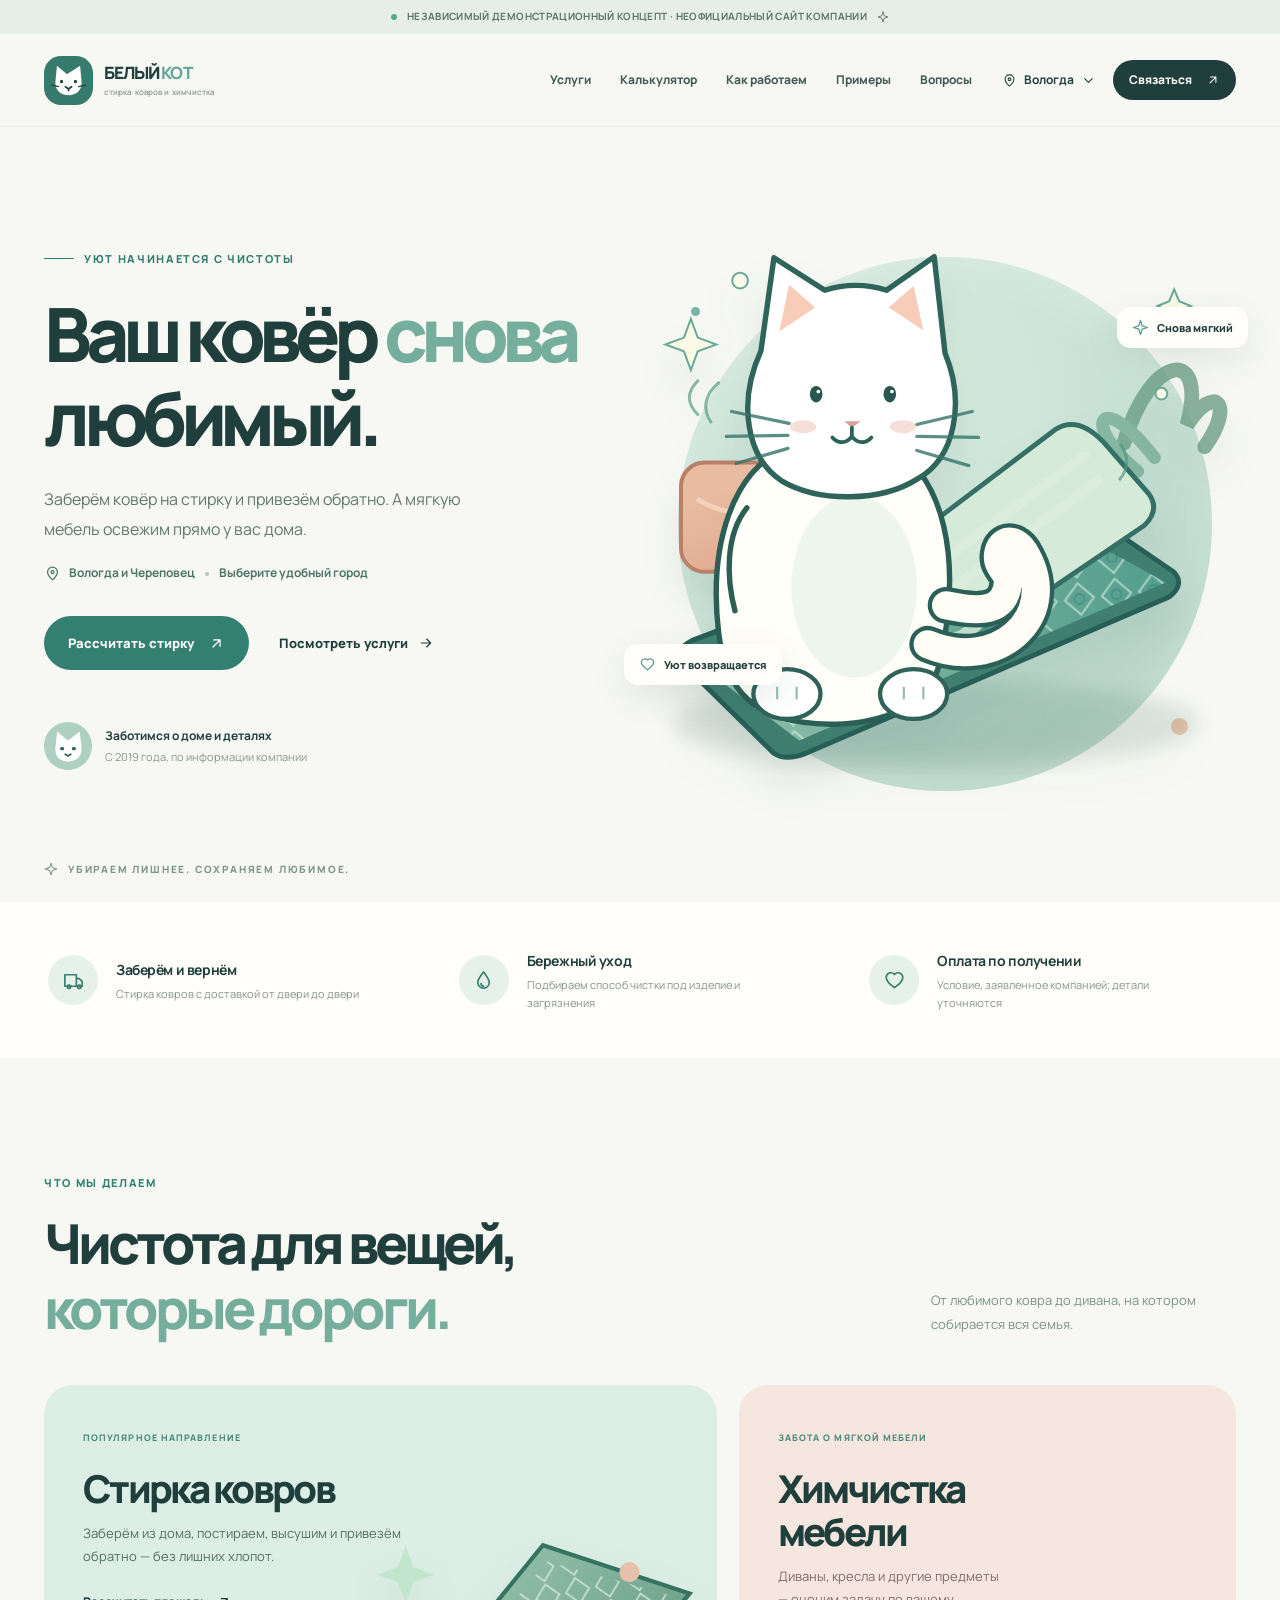
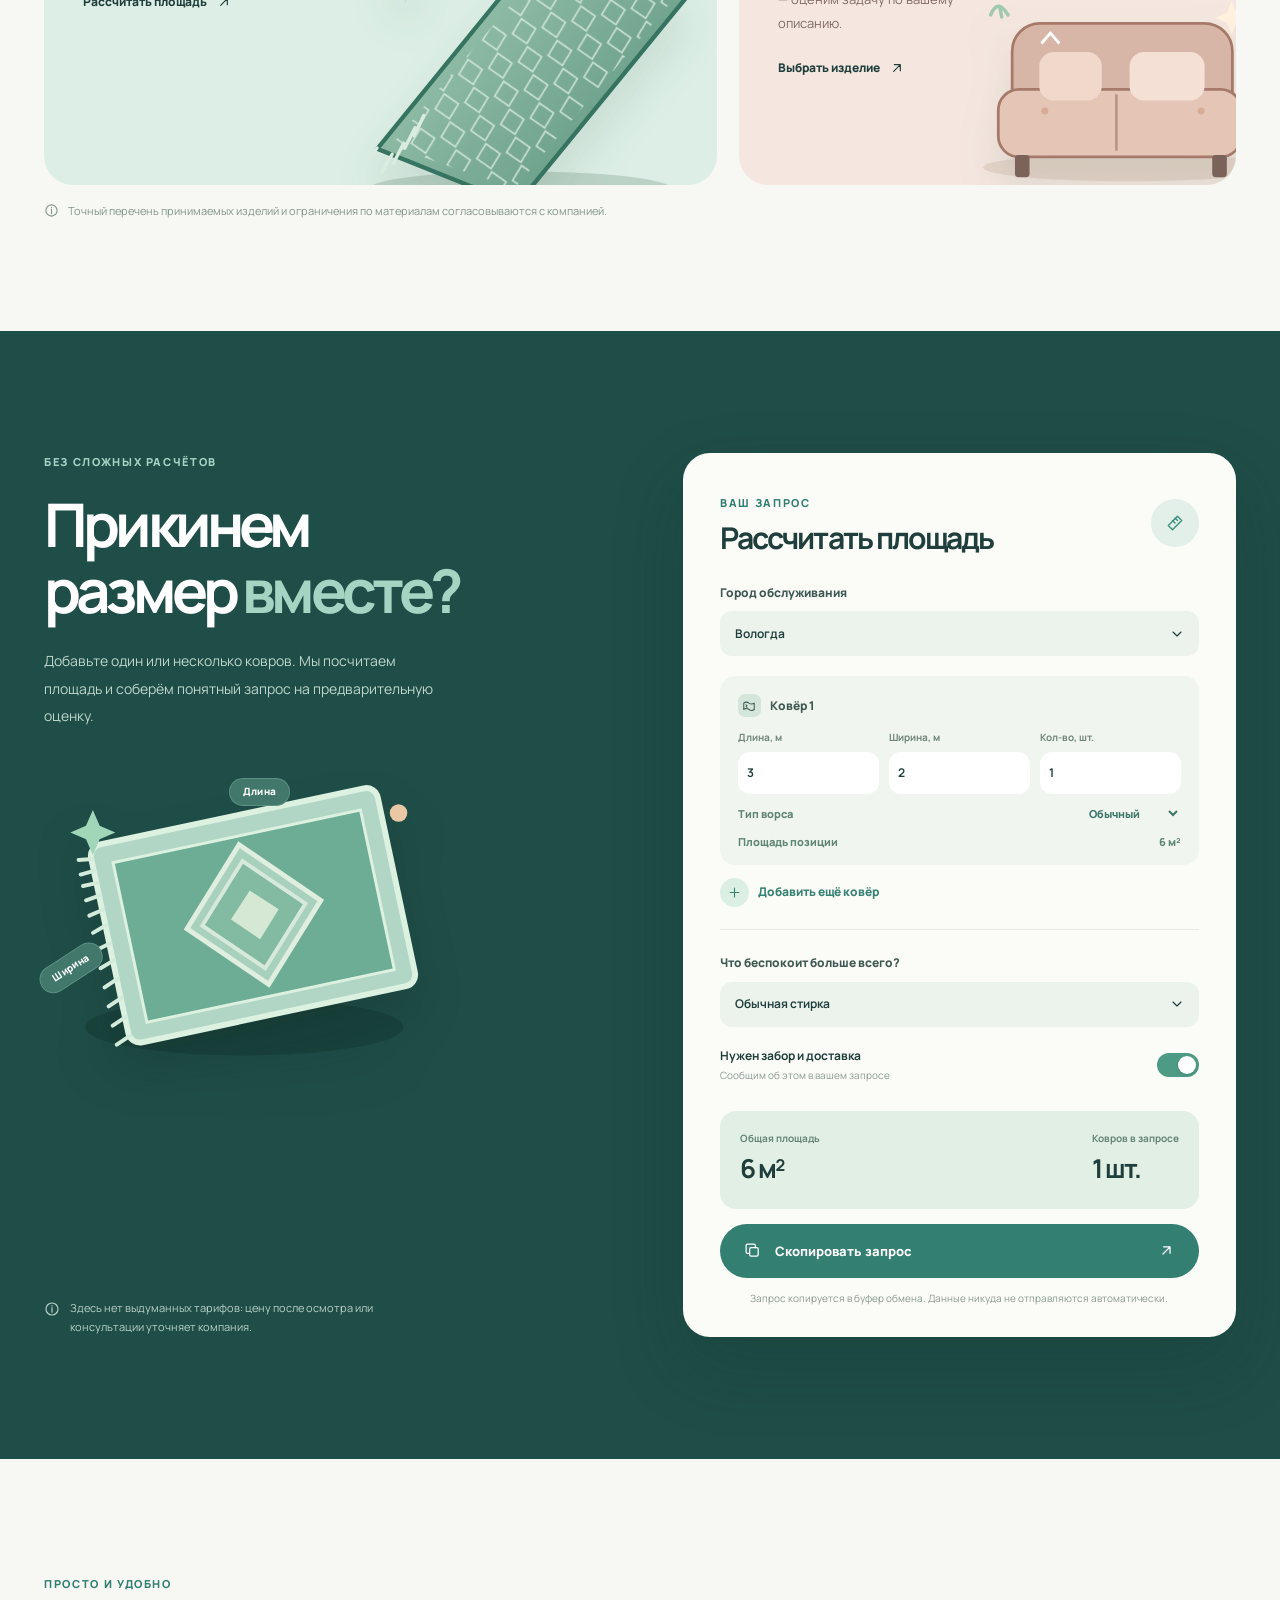
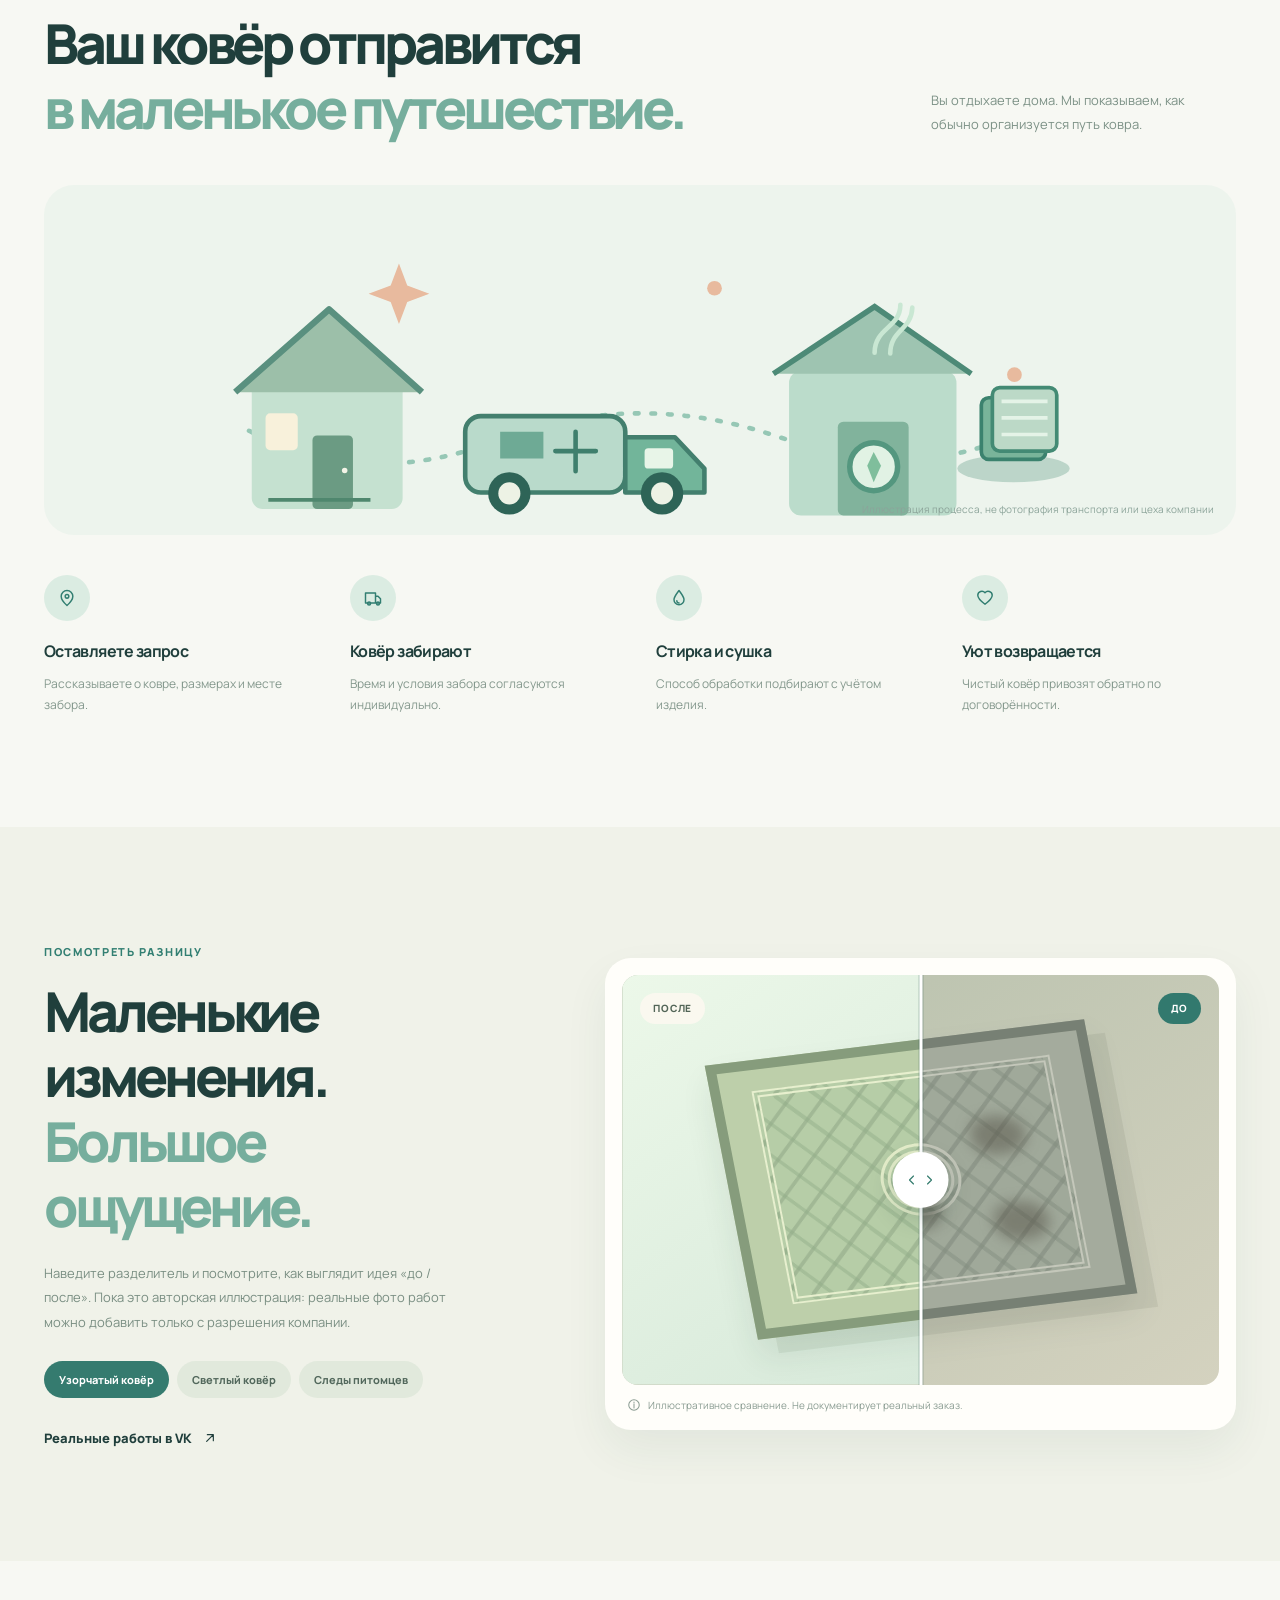
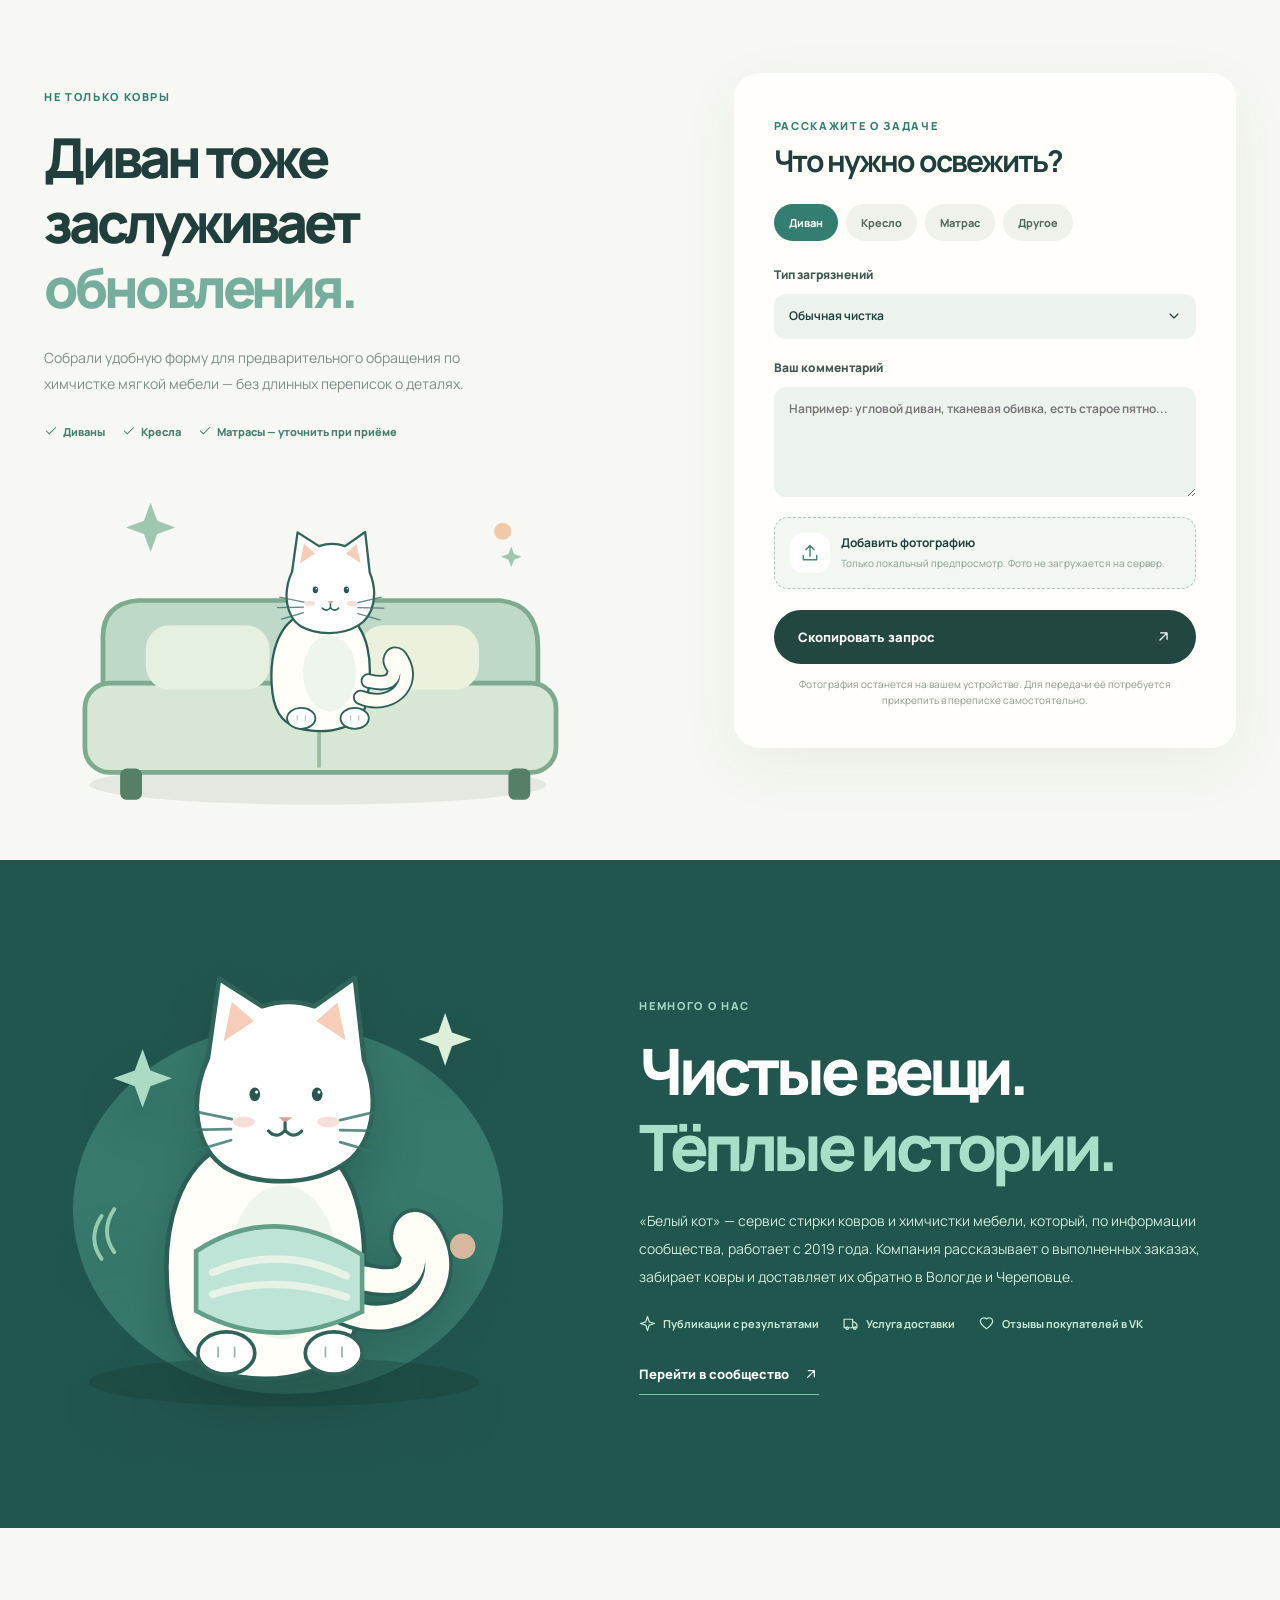
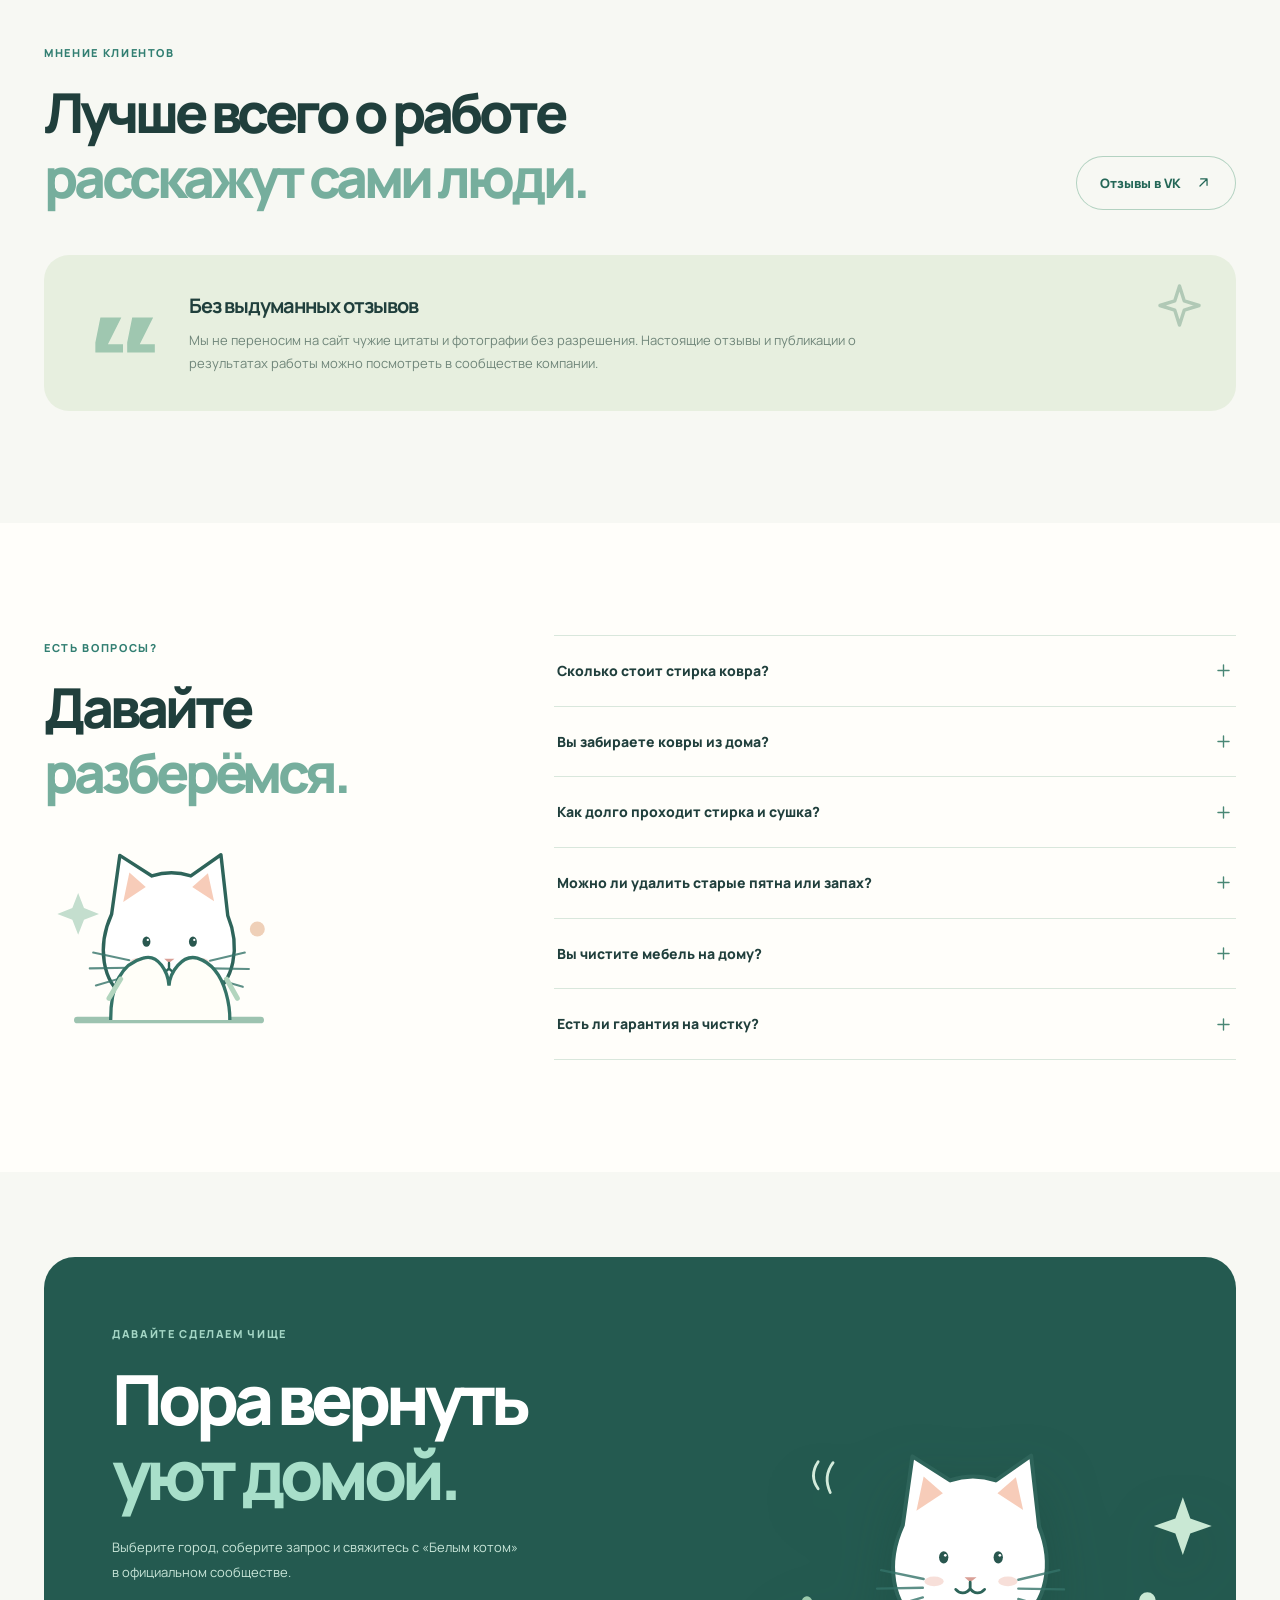
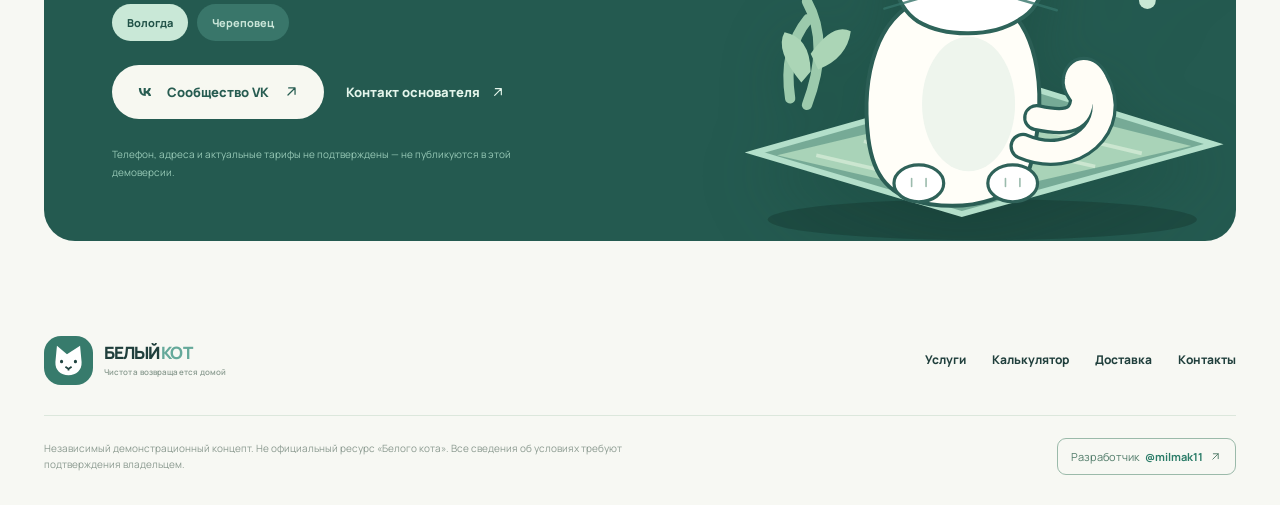
<file: index.html>
<!doctype html>
<html lang="ru">
<head>
  <meta charset="UTF-8" />
  <meta name="viewport" content="width=device-width, initial-scale=1" />
  <meta name="theme-color" content="#f7f8f3" />
  <meta name="robots" content="noindex, nofollow, noarchive" />
  <meta name="description" content="Независимый демонстрационный концепт сайта «Белый кот»: стирка ковров с забором и доставкой в Вологде и Череповце, химчистка мебели и калькулятор площади." />
  <link rel="icon" type="image/svg+xml" href="./assets/favicon.svg" />
  <link rel="stylesheet" href="./styles.css" />
  <title>Белый кот — стирка ковров и химчистка мебели | Демонстрационный концепт</title>
</head>
<body>
  <svg class="svg-sprite" xmlns="http://www.w3.org/2000/svg" aria-hidden="true">
    <symbol id="ico-arrow" viewBox="0 0 24 24"><path d="M5 12h14m-6-6 6 6-6 6"/></symbol>
    <symbol id="ico-arrow-up" viewBox="0 0 24 24"><path d="m7 17 10-10M8 7h9v9"/></symbol>
    <symbol id="ico-chevron" viewBox="0 0 24 24"><path d="m6 9 6 6 6-6"/></symbol>
    <symbol id="ico-check" viewBox="0 0 24 24"><path d="m4 12 5 5 11-11"/></symbol>
    <symbol id="ico-plus" viewBox="0 0 24 24"><path d="M12 5v14M5 12h14"/></symbol>
    <symbol id="ico-minus" viewBox="0 0 24 24"><path d="M5 12h14"/></symbol>
    <symbol id="ico-close" viewBox="0 0 24 24"><path d="M5 5 19 19M19 5 5 19"/></symbol>
    <symbol id="ico-vk" viewBox="0 0 24 24"><path d="M4 7c.2 7.2 3.7 11.3 9.5 11.3h.3v-4c2 0 3.5 1.1 4.1 4h3.4c-.8-3.7-2.5-5.1-3.6-5.7 1.1-.7 2.8-2.4 3.3-5.6h-3.1c-.8 2.5-2.3 4.3-4.1 4.5V7h-3v8.4C9 15 7.4 12.5 7.2 7Z" fill="currentColor" stroke="none"/></symbol>
    <symbol id="ico-copy" viewBox="0 0 24 24"><rect x="8" y="8" width="12" height="12" rx="2"/><path d="M16 8V5a2 2 0 0 0-2-2H5a2 2 0 0 0-2 2v9a2 2 0 0 0 2 2h3"/></symbol>
    <symbol id="ico-pin" viewBox="0 0 24 24"><path d="M19 10c0 5-7 11-7 11S5 15 5 10a7 7 0 0 1 14 0Z"/><circle cx="12" cy="10" r="2.2"/></symbol>
    <symbol id="ico-sparkle" viewBox="0 0 24 24"><path d="m12 2 2.4 7.6L22 12l-7.6 2.4L12 22l-2.4-7.6L2 12l7.6-2.4L12 2Z"/></symbol>
    <symbol id="ico-menu" viewBox="0 0 24 24"><path d="M4 7h16M4 12h16M4 17h16"/></symbol>
    <symbol id="ico-ruler" viewBox="0 0 24 24"><path d="M4 15 15 4l5 5L9 20l-5-5Zm5-6 3 3m0-6 3 3"/></symbol>
    <symbol id="ico-drops" viewBox="0 0 24 24"><path d="M12 3c-3 4.2-6 7.5-6 11a6 6 0 0 0 12 0c0-3.5-3-6.8-6-11Z"/><path d="M9.4 15.2a2.7 2.7 0 0 0 2.7 2.7"/></symbol>
    <symbol id="ico-truck" viewBox="0 0 24 24"><path d="M3 6h12v12H3V6Zm12 4h3l3 3v5h-6v-8Z"/><circle cx="7.3" cy="18.5" r="1.8"/><circle cx="18" cy="18.5" r="1.8"/></symbol>
    <symbol id="ico-clock" viewBox="0 0 24 24"><circle cx="12" cy="12" r="9"/><path d="M12 7v5l3.5 2"/></symbol>
    <symbol id="ico-blanket" viewBox="0 0 24 24"><path d="M3 7c2.5-2 6-2 9 0s6.5 2 9 0v11c-2.5 2-6 2-9 0s-6.5-2-9 0V7Z"/><path d="m7 10 1.5 1.5L7 13l1.5 1.5"/></symbol>
    <symbol id="ico-heart" viewBox="0 0 24 24"><path d="M20.7 8.5c0 4-5.5 8.7-8.7 11-3.2-2.3-8.7-7-8.7-11A5 5 0 0 1 12 5.6a5 5 0 0 1 8.7 2.9Z"/></symbol>
    <symbol id="ico-upload" viewBox="0 0 24 24"><path d="M12 16V3m-5 5 5-5 5 5M4 15v5h16v-5"/></symbol>
    <symbol id="ico-info" viewBox="0 0 24 24"><circle cx="12" cy="12" r="9"/><path d="M12 10v7m0-10v.5"/></symbol>
  </svg>

  <a href="#main" class="skip-link">К содержанию</a>
  <div class="concept-banner"><span class="concept-dot"></span> Независимый демонстрационный концепт · Неофициальный сайт компании <svg class="ui-icon" aria-hidden="true"><use href="#ico-sparkle"/></svg></div>
  <header class="site-header" id="top">
    <div class="container header-inner">
      <a href="#top" class="brand" aria-label="Белый кот — на главную">
        <span class="brand-mark"><svg viewBox="0 0 48 48" aria-hidden="true"><path d="M7 26 9 5l13 11L39 5l2 21c.5 11-7 17-17 17S6.5 37 7 26Z" fill="#fff"/><path d="M15 25v.5m18-.5v.5" stroke="#204340" stroke-linecap="round" stroke-width="4"/><path d="m20 32 4 3 4-3m-4 3v2" stroke="#204340" stroke-width="2.3" stroke-linecap="round" stroke-linejoin="round" fill="none"/><path d="M11 32 2 30m35 2 9-2" stroke="#204340" stroke-width="1.5" stroke-linecap="round"/></svg></span>
        <span class="brand-words">БЕЛЫЙ <span>КОТ</span><small>стирка ковров и химчистка</small></span>
      </a>
      <nav class="desktop-nav" aria-label="Основная навигация">
        <a href="#services">Услуги</a><a href="#calculator">Калькулятор</a><a href="#delivery">Как работаем</a><a href="#gallery">Примеры</a><a href="#faq">Вопросы</a>
      </nav>
      <div class="header-actions">
        <button class="city-selector" id="city-trigger" aria-haspopup="true" aria-expanded="false" aria-controls="city-menu"><svg class="ui-icon"><use href="#ico-pin"/></svg><span data-city>Вологда</span><svg class="ui-icon icon-small"><use href="#ico-chevron"/></svg></button>
        <div class="city-menu" id="city-menu" role="group" aria-label="Выберите город" hidden><button type="button" data-city-choice="Вологда">Вологда</button><button type="button" data-city-choice="Череповец">Череповец</button></div>
        <a class="header-cta" href="https://vk.com/white_cat_35" target="_blank" rel="noopener noreferrer">Связаться <svg class="ui-icon"><use href="#ico-arrow-up"/></svg></a>
        <button class="mobile-menu-button" id="menu-toggle" aria-label="Открыть меню" aria-expanded="false" aria-controls="mobile-nav"><svg class="ui-icon"><use href="#ico-menu"/></svg></button>
      </div>
    </div>
    <nav class="mobile-nav" id="mobile-nav" aria-label="Мобильная навигация" hidden><a href="#services">Услуги</a><a href="#calculator">Калькулятор</a><a href="#delivery">Как работаем</a><a href="#gallery">Примеры</a><a href="#about">О компании</a><a href="#faq">Вопросы</a><a href="#contacts">Контакты</a></nav>
  </header>

  <main id="main">
    <section class="hero container" aria-labelledby="hero-title">
      <div class="hero-copy reveal">
        <div class="eyebrow"><span class="eyebrow-line"></span> УЮТ НАЧИНАЕТСЯ С ЧИСТОТЫ</div>
        <h1 id="hero-title">Ваш ковёр <em>снова</em> любимый.</h1>
        <p class="hero-lead">Заберём ковёр на стирку и привезём обратно. А мягкую мебель освежим прямо у вас дома.</p>
        <div class="hero-geo"><svg class="ui-icon"><use href="#ico-pin"/></svg> Вологда и Череповец <span class="geo-separator"></span> Выберите удобный город</div>
        <div class="hero-buttons"><a class="btn btn-primary" href="#calculator">Рассчитать стирку <svg class="ui-icon"><use href="#ico-arrow-up"/></svg></a><a class="text-link" href="#services">Посмотреть услуги <svg class="ui-icon"><use href="#ico-arrow"/></svg></a></div>
        <div class="hero-proof"><div class="proof-avatar"><svg viewBox="0 0 42 42"><path d="M7 24 9 5l12 10L34 5l2 19c0 9-6 14-15 14S7 33 7 24Z" fill="white"/><path d="M14 24h1m12 0h1" stroke="#35635B" stroke-linecap="round" stroke-width="3.6"/><path d="m18 30 3 2 3-2" fill="none" stroke="#35635B" stroke-width="2" stroke-linecap="round"/></svg></div><p><strong>Заботимся о доме и деталях</strong><span>С 2019 года, по информации компании</span></p></div>
      </div>
      <div class="hero-art reveal" aria-label="Авторская иллюстрация: белый кот, ковры и чистый уютный дом" role="img">
        <div class="art-sun"></div>
        <img src="./assets/hero-cat.svg" alt="" class="hero-cat-svg" draggable="false"/>
        <div class="hero-art-bubble bubble-first"><svg class="ui-icon"><use href="#ico-sparkle"/></svg> Снова мягкий</div>
        <div class="hero-art-bubble bubble-second"><svg class="ui-icon"><use href="#ico-heart"/></svg> Уют возвращается</div>
        <div class="art-decor deco-one"></div><div class="art-decor deco-two"></div>
      </div>
      <div class="hero-bottom-note"><svg class="ui-icon"><use href="#ico-sparkle"/></svg> УБИРАЕМ ЛИШНЕЕ. СОХРАНЯЕМ ЛЮБИМОЕ.</div>
    </section>

    <section class="benefits section-pad" aria-label="Наш подход"><div class="container benefits-grid">
      <div class="benefit reveal"><span class="benefit-symbol"><svg class="ui-icon"><use href="#ico-truck"/></svg></span><div><strong>Заберём и вернём</strong><p>Стирка ковров с доставкой от двери до двери</p></div></div>
      <div class="benefit reveal"><span class="benefit-symbol"><svg class="ui-icon"><use href="#ico-drops"/></svg></span><div><strong>Бережный уход</strong><p>Подбираем способ чистки под изделие и загрязнения</p></div></div>
      <div class="benefit reveal"><span class="benefit-symbol"><svg class="ui-icon"><use href="#ico-heart"/></svg></span><div><strong>Оплата по получении</strong><p>Условие, заявленное компанией; детали уточняются</p></div></div>
    </div></section>

    <section class="services section-pad container" id="services">
      <div class="section-head reveal"><div><span class="kicker">ЧТО МЫ ДЕЛАЕМ</span><h2>Чистота для вещей,<br><i>которые дороги.</i></h2></div><p class="section-note">От любимого ковра до дивана, на котором собирается вся семья.</p></div>
      <div class="service-layout">
        <article class="service-feature service-carpet reveal"><div class="service-content"><span class="service-tag">ПОПУЛЯРНОЕ НАПРАВЛЕНИЕ</span><h3>Стирка ковров</h3><p>Заберём из дома, постираем, высушим и привезём обратно — без лишних хлопот.</p><a href="#calculator" class="round-link">Рассчитать площадь <svg class="ui-icon"><use href="#ico-arrow-up"/></svg></a></div><img src="./assets/service-carpet.svg" alt="Иллюстрация свёрнутого чистого ковра"/></article>
        <article class="service-feature service-sofa reveal"><div class="service-content"><span class="service-tag">ЗАБОТА О МЯГКОЙ МЕБЕЛИ</span><h3>Химчистка мебели</h3><p>Диваны, кресла и другие предметы — оценим задачу по вашему описанию.</p><a href="#furniture" class="round-link">Выбрать изделие <svg class="ui-icon"><use href="#ico-arrow-up"/></svg></a></div><img src="./assets/service-sofa.svg" alt="Иллюстрация светлого дивана"/></article>
      </div>
      <div class="service-footnote"><svg class="ui-icon"><use href="#ico-info"/></svg> Точный перечень принимаемых изделий и ограничения по материалам согласовываются с компанией.</div>
    </section>

    <section class="calculator-section section-pad" id="calculator">
      <div class="container calculator-layout">
        <div class="calculator-intro reveal"><span class="kicker kicker-light">БЕЗ СЛОЖНЫХ РАСЧЁТОВ</span><h2>Прикинем<br>размер <i>вместе?</i></h2><p>Добавьте один или несколько ковров. Мы посчитаем площадь и соберём понятный запрос на предварительную оценку.</p>
          <div class="calculator-visual"><img src="./assets/calculator-rug.svg" alt="Иллюстрация узорчатого ковра"/><span class="measure-tag measure-top">Длина</span><span class="measure-tag measure-side">Ширина</span></div>
          <div class="calc-trust"><svg class="ui-icon"><use href="#ico-info"/></svg><span>Здесь нет выдуманных тарифов: цену после осмотра или консультации уточняет компания.</span></div>
        </div>
        <div class="calculator-form reveal">
          <div class="calc-card-head"><div><span class="kicker">ВАШ ЗАПРОС</span><h3>Рассчитать площадь</h3></div><div class="calc-steps-icon"><svg class="ui-icon"><use href="#ico-ruler"/></svg></div></div>
          <div class="field-group"><label for="calc-city">Город обслуживания</label><div class="select-wrap"><select id="calc-city"><option value="Вологда">Вологда</option><option value="Череповец">Череповец</option></select><svg class="ui-icon"><use href="#ico-chevron"/></svg></div></div>
          <div id="carpet-list" class="carpet-list" aria-live="polite"></div>
          <button class="add-carpet" id="add-carpet" type="button"><span class="small-plus"><svg class="ui-icon"><use href="#ico-plus"/></svg></span> Добавить ещё ковёр</button>
          <div class="form-divider"></div>
          <div class="field-group"><label for="carpet-problem">Что беспокоит больше всего?</label><div class="select-wrap"><select id="carpet-problem"><option>Обычная стирка</option><option>Заметные пятна</option><option>Неприятный запах</option><option>Шерсть домашних животных</option><option>Сложные загрязнения</option></select><svg class="ui-icon"><use href="#ico-chevron"/></svg></div></div>
          <label class="toggle-row" for="pickup"><span class="toggle-text"><strong>Нужен забор и доставка</strong><small>Сообщим об этом в вашем запросе</small></span><span class="switch"><input id="pickup" type="checkbox" checked/><span class="switch-track"></span></span></label>
          <div class="calc-total"><div><small>Общая площадь</small><strong id="total-area">6 м²</strong></div><div><small>Ковров в запросе</small><strong id="total-qty">1 шт.</strong></div></div>
          <p class="form-error" id="calc-error" role="alert" hidden></p>
          <button class="btn btn-primary btn-full" id="copy-carpet" type="button"><svg class="ui-icon"><use href="#ico-copy"/></svg> Скопировать запрос <svg class="ui-icon"><use href="#ico-arrow-up"/></svg></button>
          <p class="micro-note">Запрос копируется в буфер обмена. Данные никуда не отправляются автоматически.</p>
        </div>
      </div>
    </section>

    <section class="delivery section-pad container" id="delivery">
      <div class="section-head reveal"><div><span class="kicker">ПРОСТО И УДОБНО</span><h2>Ваш ковёр отправится<br><i>в маленькое путешествие.</i></h2></div><p class="section-note">Вы отдыхаете дома. Мы показываем, как обычно организуется путь ковра.</p></div>
      <div class="delivery-scene reveal"><img src="./assets/delivery-scene.svg" alt="Иллюстрированный путь ковра из дома в мастерскую и обратно"/><span class="delivery-scene-caption">Иллюстрация процесса, не фотография транспорта или цеха компании</span></div>
      <div class="delivery-points">
        <div class="delivery-point reveal"><div class="point-ornament"><svg class="ui-icon"><use href="#ico-pin"/></svg></div><h3>Оставляете запрос</h3><p>Рассказываете о ковре, размерах и месте забора.</p></div>
        <div class="delivery-point reveal"><div class="point-ornament"><svg class="ui-icon"><use href="#ico-truck"/></svg></div><h3>Ковёр забирают</h3><p>Время и условия забора согласуются индивидуально.</p></div>
        <div class="delivery-point reveal"><div class="point-ornament"><svg class="ui-icon"><use href="#ico-drops"/></svg></div><h3>Стирка и сушка</h3><p>Способ обработки подбирают с учётом изделия.</p></div>
        <div class="delivery-point reveal"><div class="point-ornament"><svg class="ui-icon"><use href="#ico-heart"/></svg></div><h3>Уют возвращается</h3><p>Чистый ковёр привозят обратно по договорённости.</p></div>
      </div>
    </section>

    <section class="gallery-section section-pad" id="gallery">
      <div class="container gallery-layout">
        <div class="gallery-copy reveal"><span class="kicker">ПОСМОТРЕТЬ РАЗНИЦУ</span><h2>Маленькие изменения.<br><i>Большое ощущение.</i></h2><p>Наведите разделитель и посмотрите, как выглядит идея «до / после». Пока это авторская иллюстрация: реальные фото работ можно добавить только с разрешения компании.</p>
          <div class="gallery-types" role="group" aria-label="Примеры визуализаций"><button type="button" data-example="pattern" aria-pressed="true">Узорчатый ковёр</button><button type="button" data-example="plain" aria-pressed="false">Светлый ковёр</button><button type="button" data-example="pet" aria-pressed="false">Следы питомцев</button></div>
          <a class="text-link gallery-link" href="https://vk.com/white_cat_35" target="_blank" rel="noopener noreferrer">Реальные работы в VK <svg class="ui-icon"><use href="#ico-arrow-up"/></svg></a>
        </div>
        <div class="compare-wrap reveal"><div class="compare-frame" id="compare-frame" data-example="pattern"><div class="compare-canvas compare-before"><div class="rug-illustration"><span class="rug-inner"></span><i class="stain s1"></i><i class="stain s2"></i><i class="stain s3"></i><i class="stain s4"></i></div><span class="compare-label right-label">ДО</span></div><div class="compare-canvas compare-after" id="compare-after"><div class="rug-illustration"><span class="rug-inner"></span></div><span class="compare-label left-label">ПОСЛЕ</span></div><div class="compare-divider" id="compare-divider"><span class="compare-knob"><svg class="ui-icon left-arrow"><use href="#ico-chevron"/></svg><svg class="ui-icon right-arrow"><use href="#ico-chevron"/></svg></span></div></div><label class="sr-only" for="compare-range">Процент изображения после чистки</label><input type="range" id="compare-range" class="compare-range" min="0" max="100" value="50" aria-label="Потяните для сравнения до и после"/><p class="compare-disclaimer"><svg class="ui-icon"><use href="#ico-info"/></svg> Иллюстративное сравнение. Не документирует реальный заказ.</p></div>
      </div>
    </section>

    <section class="furniture section-pad container" id="furniture">
      <div class="furniture-text reveal"><span class="kicker">НЕ ТОЛЬКО КОВРЫ</span><h2>Диван тоже заслуживает<br><i>обновления.</i></h2><p>Собрали удобную форму для предварительного обращения по химчистке мягкой мебели — без длинных переписок о деталях.</p><div class="furniture-stickers"><span><svg class="ui-icon"><use href="#ico-check"/></svg> Диваны</span><span><svg class="ui-icon"><use href="#ico-check"/></svg> Кресла</span><span><svg class="ui-icon"><use href="#ico-check"/></svg> Матрасы — уточнить при приёме</span></div><img src="./assets/furniture-scene.svg" alt="Авторская SVG-сцена светлого дивана и белого кота"/></div>
      <div class="furniture-form reveal"><span class="kicker">РАССКАЖИТЕ О ЗАДАЧЕ</span><h3>Что нужно освежить?</h3><div class="furniture-tabs" role="group" aria-label="Выбор изделия"><button type="button" data-furniture="Диван" aria-pressed="true">Диван</button><button type="button" data-furniture="Кресло" aria-pressed="false">Кресло</button><button type="button" data-furniture="Матрас" aria-pressed="false">Матрас</button><button type="button" data-furniture="Другое" aria-pressed="false">Другое</button></div>
        <div class="field-group"><label for="furniture-problem">Тип загрязнений</label><div class="select-wrap"><select id="furniture-problem"><option>Обычная чистка</option><option>Пятна от напитков или еды</option><option>Следы домашних животных</option><option>Запахи</option><option>Другое</option></select><svg class="ui-icon"><use href="#ico-chevron"/></svg></div></div>
        <div class="field-group"><label for="furniture-comment">Ваш комментарий</label><textarea id="furniture-comment" rows="3" placeholder="Например: угловой диван, тканевая обивка, есть старое пятно..."></textarea></div>
        <label class="upload-drop" for="furniture-photo"><input type="file" id="furniture-photo" accept="image/png,image/jpeg,image/webp"/><span class="upload-mark"><svg class="ui-icon"><use href="#ico-upload"/></svg></span><span id="photo-label"><strong>Добавить фотографию</strong><small>Только локальный предпросмотр. Фото не загружается на сервер.</small></span></label><div id="photo-preview" class="photo-preview" hidden><img alt="Предпросмотр выбранной фотографии" id="photo-img"/><button type="button" id="photo-remove" aria-label="Удалить выбранное фото"><svg class="ui-icon"><use href="#ico-close"/></svg></button></div>
        <button class="btn btn-dark btn-full" id="copy-furniture" type="button">Скопировать запрос <svg class="ui-icon"><use href="#ico-arrow-up"/></svg></button><p class="micro-note">Фотография останется на вашем устройстве. Для передачи её потребуется прикрепить в переписке самостоятельно.</p>
      </div>
    </section>

    <section class="about-section section-pad" id="about"><div class="container about-inner"><div class="about-mark reveal"><img src="./assets/about-cat.svg" alt="Иллюстрация белого кота с мягким полотенцем"/></div><div class="about-copy reveal"><span class="kicker kicker-light">НЕМНОГО О НАС</span><h2>Чистые вещи.<br><i>Тёплые истории.</i></h2><p>«Белый кот» — сервис стирки ковров и химчистки мебели, который, по информации сообщества, работает с 2019 года. Компания рассказывает о выполненных заказах, забирает ковры и доставляет их обратно в Вологде и Череповце.</p><div class="about-meta"><span><svg class="ui-icon"><use href="#ico-sparkle"/></svg> Публикации с результатами</span><span><svg class="ui-icon"><use href="#ico-truck"/></svg> Услуга доставки</span><span><svg class="ui-icon"><use href="#ico-heart"/></svg> Отзывы покупателей в VK</span></div><a href="https://vk.com/white_cat_35" target="_blank" rel="noopener noreferrer" class="about-link">Перейти в сообщество <svg class="ui-icon"><use href="#ico-arrow-up"/></svg></a></div></div></section>

    <section class="reviews-section section-pad container"><div class="review-heading reveal"><div><span class="kicker">МНЕНИЕ КЛИЕНТОВ</span><h2>Лучше всего о работе<br><i>расскажут сами люди.</i></h2></div><a class="btn btn-outline" href="https://vk.ru/topic-202887925_48538179" target="_blank" rel="noopener noreferrer">Отзывы в VK <svg class="ui-icon"><use href="#ico-arrow-up"/></svg></a></div><div class="review-banner reveal"><svg class="review-quotation" viewBox="0 0 80 80" aria-hidden="true"><path d="M13 22h25L22 54h18v10H7V52Zm38 0h25L60 54h18v10H45V52Z" fill="currentColor"/></svg><div><strong>Без выдуманных отзывов</strong><p>Мы не переносим на сайт чужие цитаты и фотографии без разрешения. Настоящие отзывы и публикации о результатах работы можно посмотреть в сообществе компании.</p></div><svg class="ui-icon review-spark"><use href="#ico-sparkle"/></svg></div></section>

    <section class="faq-section section-pad" id="faq"><div class="container faq-layout"><div class="faq-heading reveal"><span class="kicker">ЕСТЬ ВОПРОСЫ?</span><h2>Давайте<br><i>разберёмся.</i></h2><img src="./assets/faq-cat.svg" alt="Небольшая иллюстрация любопытного кота"/></div><div class="faq-list reveal">
      <details><summary>Сколько стоит стирка ковра? <svg class="ui-icon"><use href="#ico-plus"/></svg></summary><p>Стоимость зависит от размера и особенностей изделия. В демоверсии можно рассчитать площадь и подготовить запрос. Актуальные цены уточняются у компании.</p></details>
      <details><summary>Вы забираете ковры из дома? <svg class="ui-icon"><use href="#ico-plus"/></svg></summary><p>Компания заявляет услугу забора и доставки. Доступность по вашему адресу, график и возможная доплата согласуются при обращении.</p></details>
      <details><summary>Как долго проходит стирка и сушка? <svg class="ui-icon"><use href="#ico-plus"/></svg></summary><p>Срок зависит от изделия и загрузки. Точные сроки можно узнать у представителя компании до передачи ковра.</p></details>
      <details><summary>Можно ли удалить старые пятна или запах? <svg class="ui-icon"><use href="#ico-plus"/></svg></summary><p>Компания работает со сложными загрязнениями, но результат зависит от типа волокна, состава пятна и предыдущей обработки. Полное удаление всех пятен заранее не гарантируется.</p></details>
      <details><summary>Вы чистите мебель на дому? <svg class="ui-icon"><use href="#ico-plus"/></svg></summary><p>В услугах сообщества заявлена химчистка мягкой мебели. В форме выше можно описать изделие и подготовить вопрос о возможности выезда.</p></details>
      <details><summary>Есть ли гарантия на чистку? <svg class="ui-icon"><use href="#ico-plus"/></svg></summary><p>В описании сообщества упоминаются гарантийные условия, однако их объём и ограничения необходимо уточнять непосредственно у компании. Демоверсия не устанавливает гарантий.</p></details>
    </div></div></section>

    <section class="contact-section container" id="contacts"><div class="contact-panel reveal"><div class="contact-copy"><span class="kicker kicker-light">ДАВАЙТЕ СДЕЛАЕМ ЧИЩЕ</span><h2>Пора вернуть<br><i>уют домой.</i></h2><p>Выберите город, соберите запрос и свяжитесь с «Белым котом» в официальном сообществе.</p><div class="contact-locations"><button type="button" data-city-choice="Вологда" aria-pressed="true">Вологда</button><button type="button" data-city-choice="Череповец" aria-pressed="false">Череповец</button></div><div class="contact-buttons"><a href="https://vk.com/white_cat_35" target="_blank" rel="noopener noreferrer" class="btn btn-light"><svg class="ui-icon"><use href="#ico-vk"/></svg> Сообщество VK <svg class="ui-icon"><use href="#ico-arrow-up"/></svg></a><a href="https://vk.ru/belyykot35" target="_blank" rel="noopener noreferrer" class="text-link text-link-light">Контакт основателя <svg class="ui-icon"><use href="#ico-arrow-up"/></svg></a></div><p class="contact-caveat">Телефон, адреса и актуальные тарифы не подтверждены — не публикуются в этой демоверсии.</p></div><img src="./assets/contact-cat.svg" alt="Белый кот встречает дома чистый ковёр"/></div></section>
  </main>

  <footer class="site-footer"><div class="container footer-top"><a href="#top" class="brand footer-brand"><span class="brand-mark"><svg viewBox="0 0 48 48" aria-hidden="true"><path d="M7 26 9 5l13 11L39 5l2 21c.5 11-7 17-17 17S6.5 37 7 26Z" fill="#fff"/><path d="M15 25v.5m18-.5v.5" stroke="#204340" stroke-linecap="round" stroke-width="4"/><path d="m20 32 4 3 4-3m-4 3v2" stroke="#204340" stroke-width="2.3" fill="none"/></svg></span><span class="brand-words">БЕЛЫЙ <span>КОТ</span><small>Чистота возвращается домой</small></span></a><div class="footer-links"><a href="#services">Услуги</a><a href="#calculator">Калькулятор</a><a href="#delivery">Доставка</a><a href="#contacts">Контакты</a></div></div><div class="container footer-bottom"><p>Независимый демонстрационный концепт. Не официальный ресурс «Белого кота». Все сведения об условиях требуют подтверждения владельцем.</p><a href="https://t.me/milmak11" target="_blank" rel="noopener noreferrer" class="developer-credit">Разработчик <strong>@milmak11</strong> <svg class="ui-icon"><use href="#ico-arrow-up"/></svg></a></div></footer>
  <div class="toast" role="status" aria-live="polite" id="toast"></div>
  <script src="./script.js" defer></script>
</body>
</html>
</file>
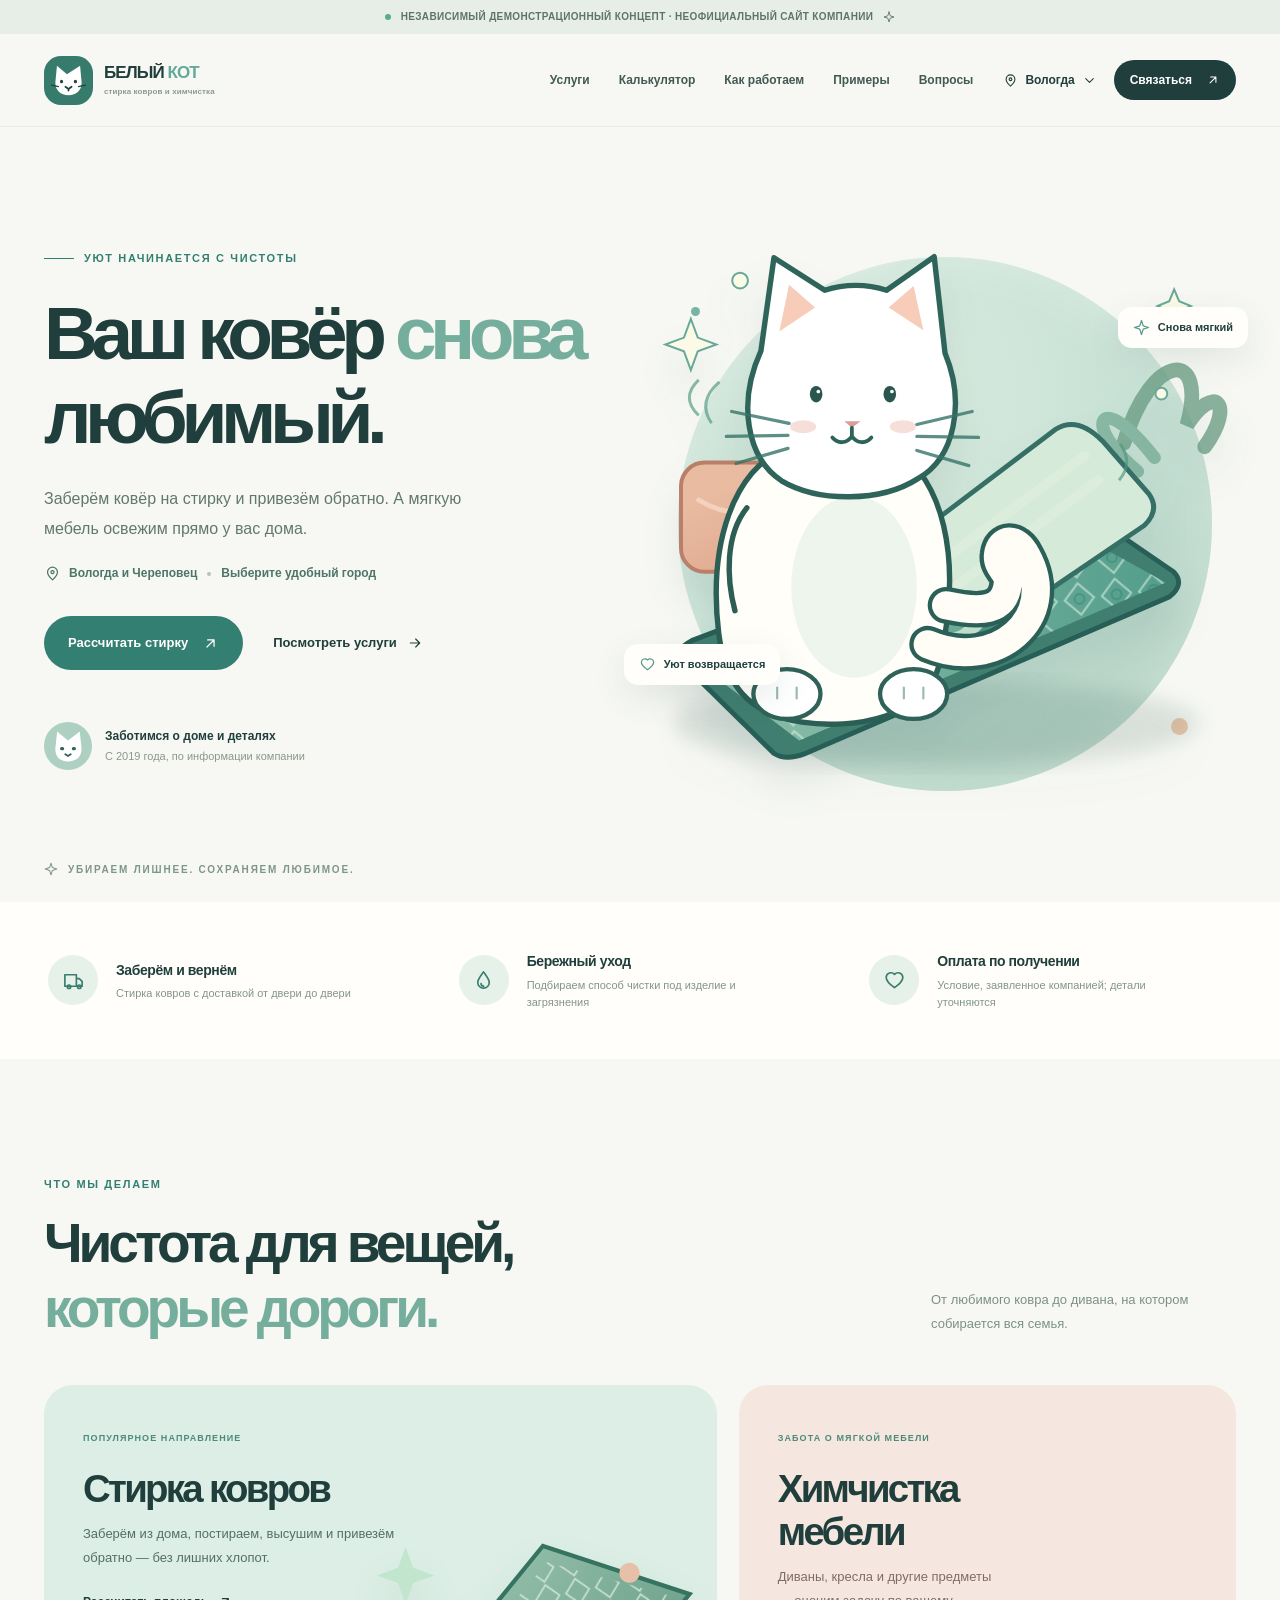
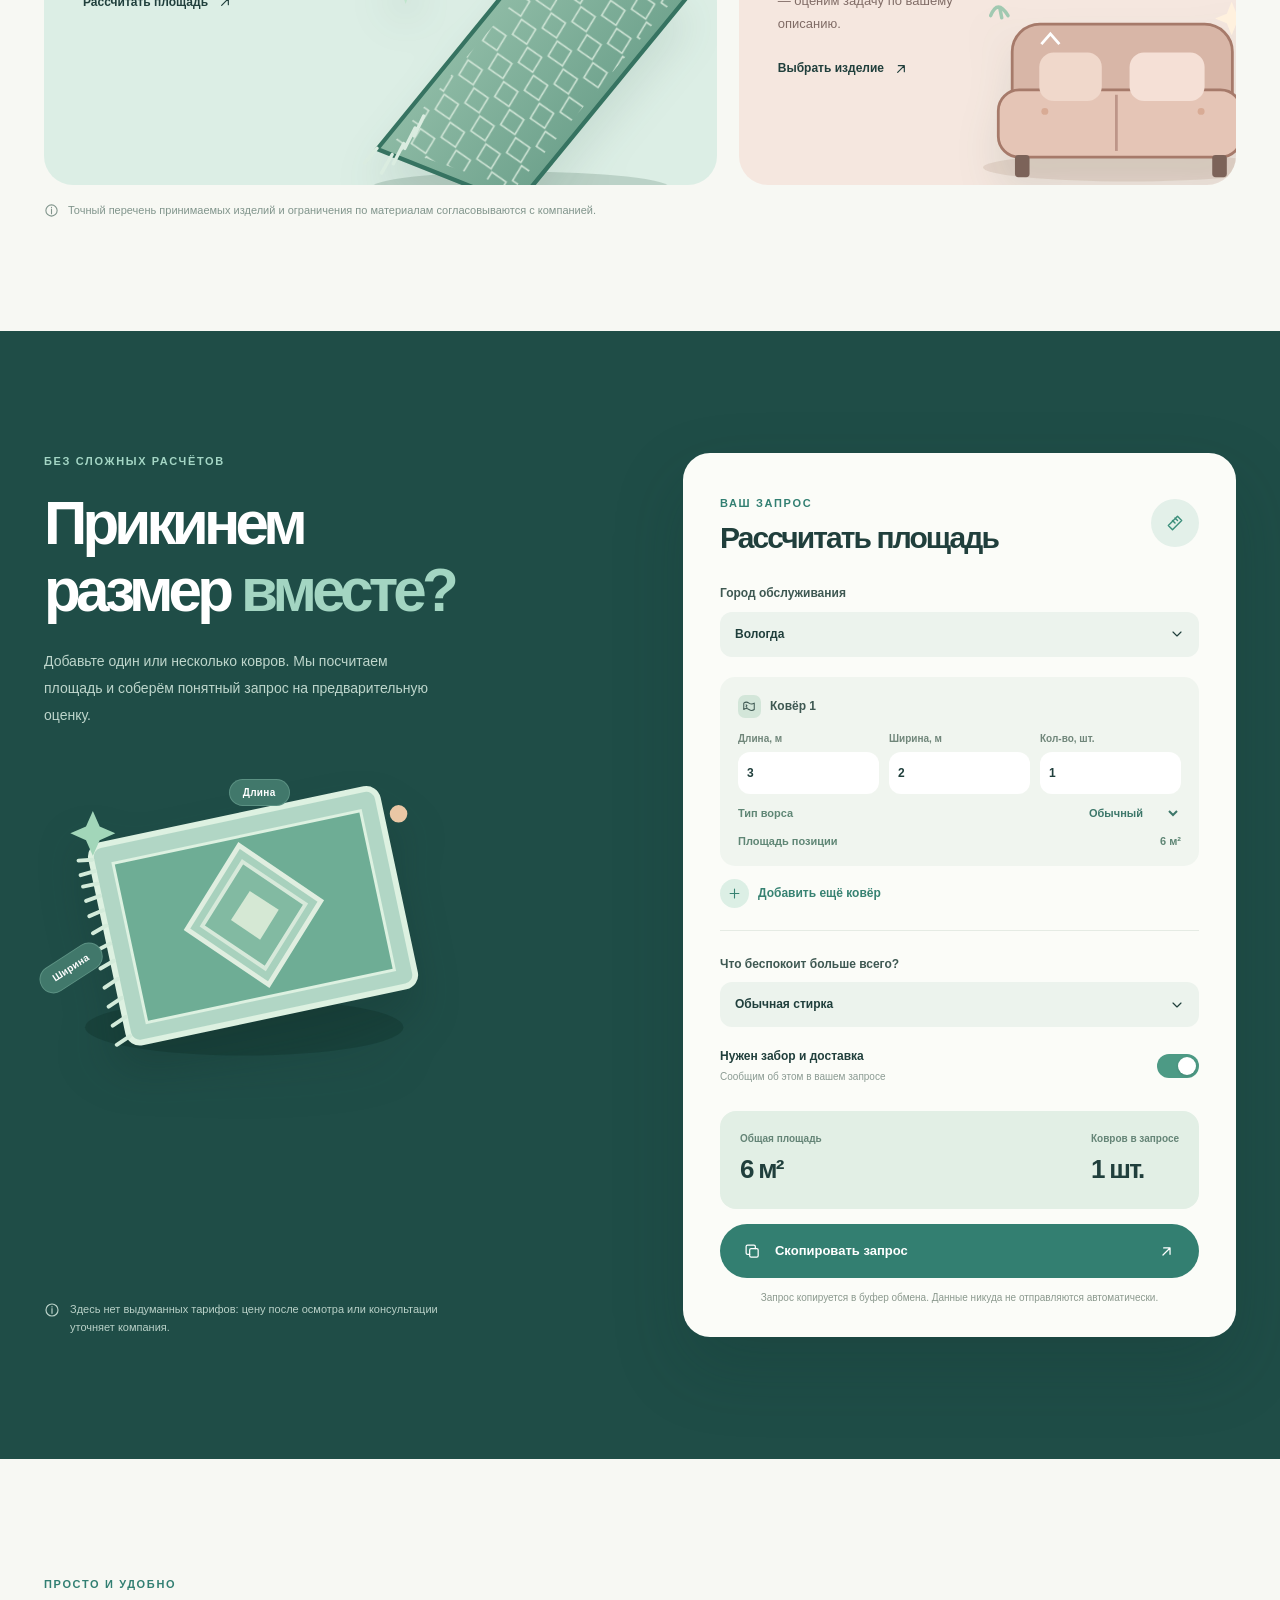
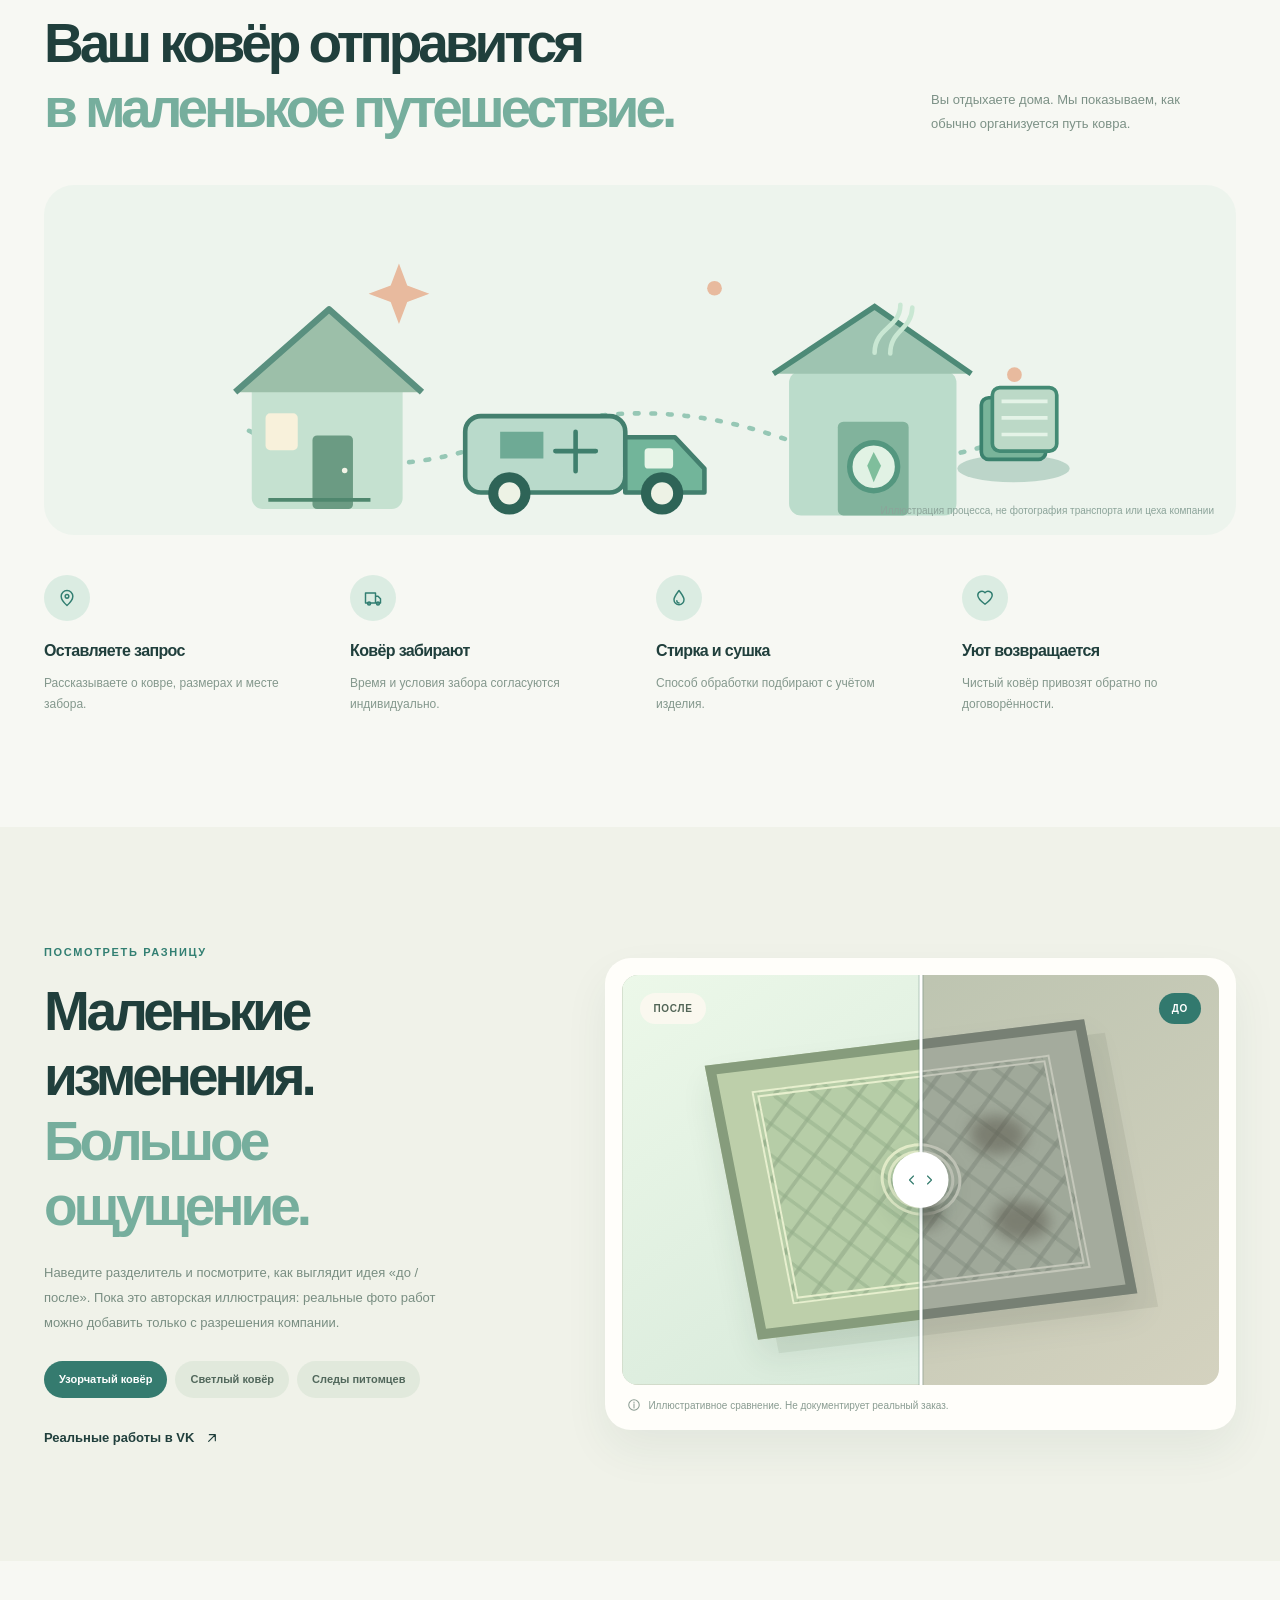
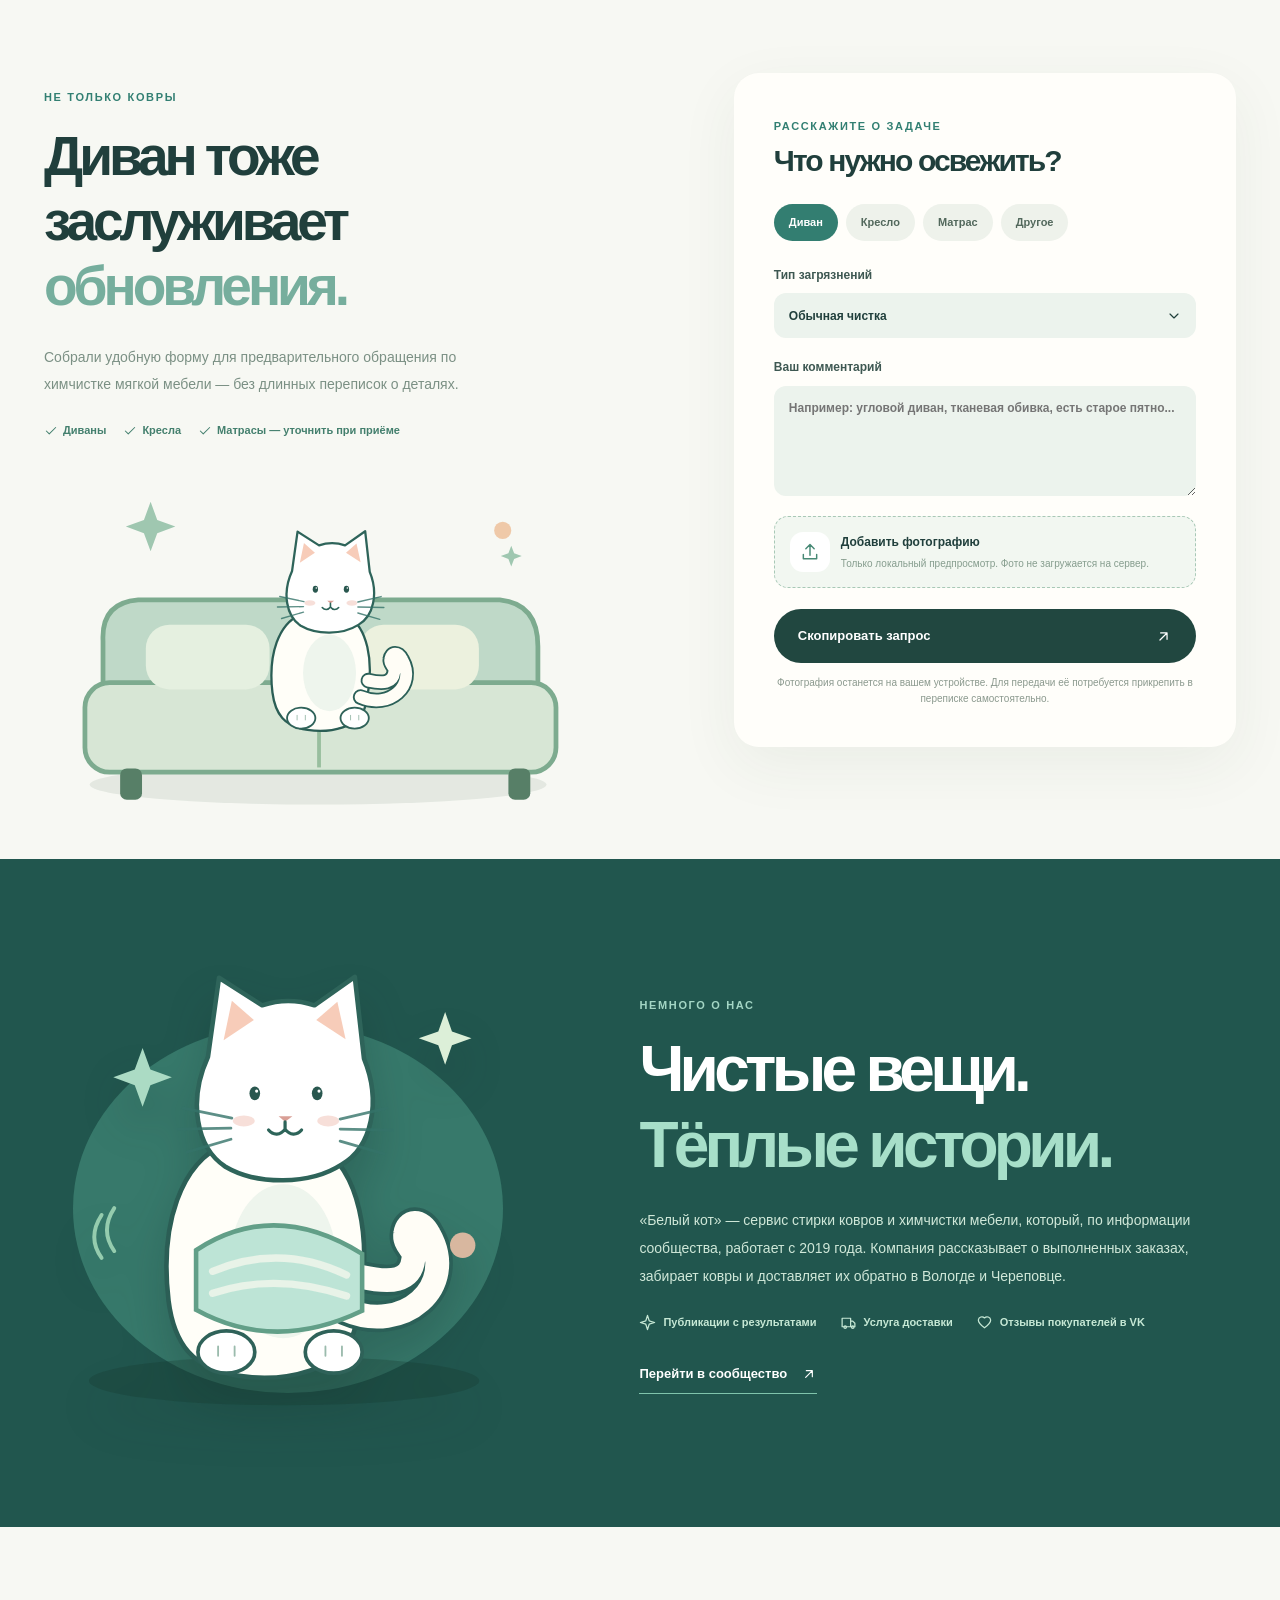
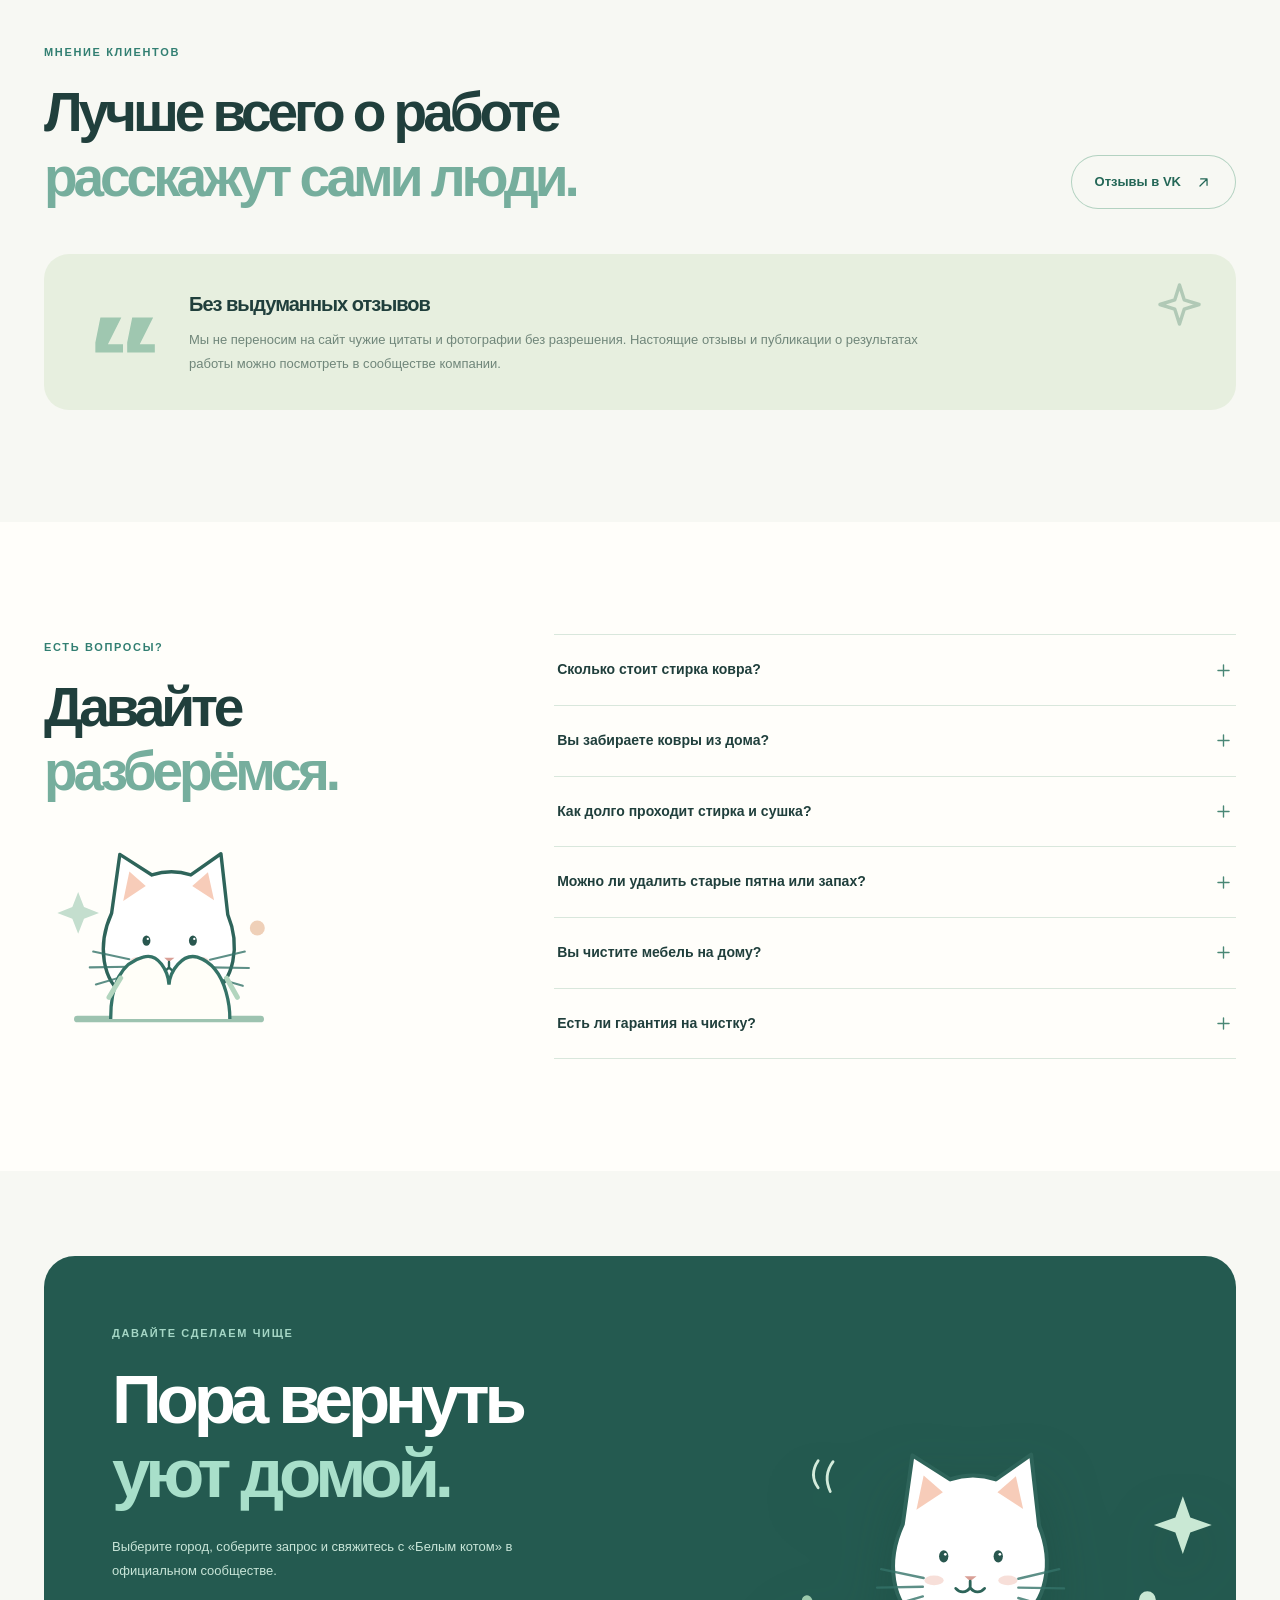
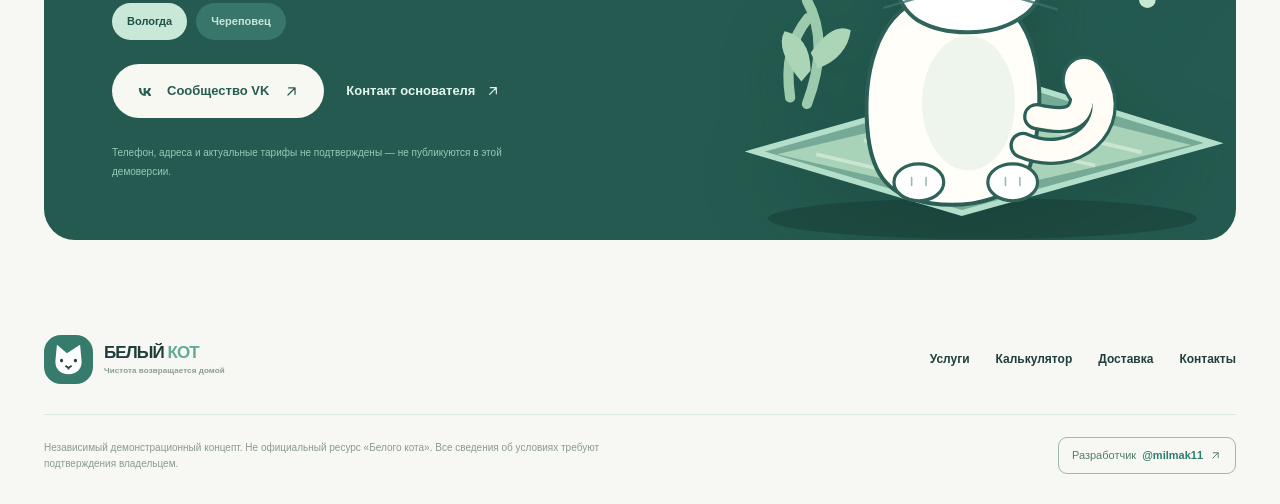
<file: preview-offline.html>
<!doctype html>
<html lang="ru">
<head>
  <meta charset="UTF-8" />
  <meta name="viewport" content="width=device-width, initial-scale=1" />
  <meta name="theme-color" content="#f7f8f3" />
  <meta name="robots" content="noindex, nofollow, noarchive" />
  <meta name="description" content="Независимый демонстрационный концепт сайта «Белый кот»: стирка ковров с забором и доставкой в Вологде и Череповце, химчистка мебели и калькулятор площади." />
  <link rel="icon" type="image/svg+xml" href="[data-uri]" />
  <style>

:root{--bg:#f7f8f3;--paper:#fffefa;--ink:#203f3c;--ink2:#344d49;--muted:#74857c;--teal:#327f72;--mint:#c9e5d9;--pale:#e7f1e9;--peach:#f9d7bf;--line:#e5eae3;--radius:25px;--font:'Manrope',-apple-system,BlinkMacSystemFont,'Segoe UI',sans-serif;scroll-behavior:smooth}
*{box-sizing:border-box}html{scroll-padding-top:94px}body{margin:0;color:var(--ink);font-family:var(--font);background:var(--bg);font-size:15px;line-height:1.55}button,input,textarea,select{font:inherit}button{cursor:pointer}a{color:inherit;text-decoration:none}img,svg{display:block;max-width:100%}button:focus-visible,a:focus-visible,input:focus-visible,textarea:focus-visible,select:focus-visible,summary:focus-visible{outline:3px solid #6cafa0;outline-offset:4px}.svg-sprite{position:absolute;width:0;height:0;overflow:hidden}.ui-icon{width:20px;height:20px;fill:none;stroke:currentColor;stroke-width:1.75;stroke-linecap:round;stroke-linejoin:round;flex:0 0 auto}.ui-icon.icon-small{width:15px;height:15px}.sr-only{position:absolute;width:1px;height:1px;overflow:hidden;clip:rect(0,0,0,0);white-space:nowrap}.container{width:min(1260px,calc(100% - 88px));margin-inline:auto}.section-pad{padding-block:112px}.skip-link{position:fixed;z-index:999;top:-80px;left:12px;background:white;padding:12px 18px}.skip-link:focus{top:10px}.concept-banner{min-height:34px;display:flex;gap:10px;align-items:center;justify-content:center;background:#e7eee8;color:#5d746c;letter-spacing:.035em;text-align:center;font-size:10px;font-weight:700;text-transform:uppercase;padding:6px 15px}.concept-banner .ui-icon{width:12px;height:12px}.concept-dot{width:6px;height:6px;border-radius:50%;background:#5aaa90;flex-shrink:0}.site-header{position:relative;z-index:30;background:rgba(247,248,243,.96);border-bottom:1px solid #e9ede5;backdrop-filter:blur(18px);-webkit-backdrop-filter:blur(18px)}.header-inner{height:92px;display:flex;align-items:center;justify-content:space-between;gap:26px}.brand{display:flex;align-items:center;gap:11px;min-width:max-content}.brand-mark{width:49px;height:49px;border-radius:17px;background:#377b6c;padding:6px;display:flex;align-items:center;justify-content:center}.brand-mark svg{width:100%;height:100%}.brand-words{display:block;font-size:17px;line-height:1.05;font-weight:800;letter-spacing:-.055em}.brand-words>span{color:#65a99a}.brand-words small{display:block;font-size:8px;margin-top:6px;font-weight:600;color:#8a9b90;letter-spacing:.012em}.desktop-nav{display:flex;align-items:center;gap:29px;margin-left:auto}.desktop-nav a{font-size:12px;font-weight:750;color:#425954;transition:color .2s}.desktop-nav a:hover,.footer-links a:hover{color:#3b9c83}.header-actions{display:flex;gap:13px;align-items:center;position:relative}.city-selector{background:transparent;border:0;padding:12px 4px;display:flex;align-items:center;gap:7px;font-size:12px;font-weight:700;color:var(--ink);white-space:nowrap}.city-selector>.ui-icon:first-child{width:15px;height:15px}.city-menu{position:absolute;top:calc(100% + 14px);right:138px;min-width:155px;z-index:60;box-shadow:0 17px 50px #1a3d3024;background:white;border-radius:15px;overflow:hidden;padding:7px}.city-menu[hidden]{display:none}.city-menu button{width:100%;text-align:left;border:0;background:none;padding:10px 12px;font-size:13px;color:var(--ink);border-radius:10px}.city-menu button:hover,.city-menu button.active{background:#e8f2eb}.header-cta{height:40px;display:flex;align-items:center;gap:14px;padding:0 16px;border-radius:99px;background:var(--ink);color:white;font-size:12px;font-weight:750;transition:transform .25s,background .25s}.header-cta:hover{background:#34766b;transform:translateY(-2px)}.header-cta .ui-icon{width:14px;height:14px}.mobile-menu-button{display:none;background:none;border:0;padding:9px}.mobile-nav[hidden]{display:none}.mobile-nav{display:none}
/* Hero */
.hero{min-height:710px;display:grid;grid-template-columns:51% 49%;position:relative;align-items:center;padding-block:62px 93px}.hero-copy{position:relative;z-index:2;padding-top:22px}.eyebrow,.kicker{font-size:11px;font-weight:800;letter-spacing:.15em;color:var(--teal);display:inline-block}.eyebrow{display:flex;align-items:center;gap:10px}.eyebrow-line{width:30px;height:1px;background:var(--teal)}.hero h1{font-size:clamp(56px,5.85vw,88px);font-weight:800;letter-spacing:-.086em;line-height:1.12;margin:25px 0 24px;max-width:680px}.hero h1 em,.section-head h2 i,.calculator-intro h2 i,.gallery-copy h2 i,.furniture h2 i,.about-copy h2 i,.review-heading h2 i,.faq-heading h2 i,.contact-copy h2 i{font-style:normal;color:#76ae9d}.hero-lead{font-size:16px;color:#627771;line-height:1.9;max-width:470px;margin:0 0 20px}.hero-geo{display:flex;align-items:center;gap:8px;font-size:12px;font-weight:700;color:#4d7569}.hero-geo .ui-icon{width:17px;height:17px}.geo-separator{width:4px;height:4px;border-radius:50%;background:#b4c4b7;margin-inline:2px}.hero-buttons{display:flex;align-items:center;gap:30px;margin-top:33px}.btn{border:0;display:inline-flex;align-items:center;justify-content:center;gap:14px;padding:17px 24px;font-size:13px;font-weight:800;border-radius:100px;transition:transform .25s,box-shadow .25s,background .25s;white-space:nowrap}.btn .ui-icon{width:17px;height:17px}.btn:hover{transform:translateY(-3px);box-shadow:0 12px 30px #183d3730}.btn-primary{background:#337f71;color:#fff}.btn-primary:hover{background:#286c60}.text-link{font-size:13px;font-weight:800;display:inline-flex;align-items:center;gap:10px}.text-link .ui-icon{width:16px;height:16px;transition:transform .25s}.text-link:hover .ui-icon{transform:translateX(4px)}.hero-proof{display:flex;align-items:center;gap:13px;margin-top:52px}.proof-avatar{width:48px;height:48px;display:flex;align-items:center;justify-content:center;border-radius:50%;background:#add0c2;padding:5px}.hero-proof p{margin:0;display:flex;flex-direction:column;gap:3px}.hero-proof strong{font-size:12px}.hero-proof span{font-size:11px;color:#8a988c}.hero-art{height:620px;position:relative;margin-left:-22px;display:flex;align-items:center;justify-content:center}.art-sun{position:absolute;width:88%;aspect-ratio:1;border-radius:50%;background:radial-gradient(circle at 36% 26%,#dbece0 0%,#c7e1d5 52%,#a8caba 100%);inset:11% auto auto 8%;box-shadow:inset 0 0 55px #ffffff52;animation:float-slow 11s ease-in-out infinite alternate}.hero-cat-svg{position:relative;z-index:1;width:105%;max-width:none;height:100%;object-fit:contain;filter:drop-shadow(0 26px 18px #254e4b18);animation:hero-entry 1.1s cubic-bezier(.2,.85,.28,1) both}.hero-art-bubble{position:absolute;z-index:4;display:flex;align-items:center;gap:8px;background:#fffefa;box-shadow:0 12px 34px #23534b1a;padding:12px 15px;border-radius:14px;font-size:11px;font-weight:800;white-space:nowrap;animation:bob 4s ease-in-out infinite}.hero-art-bubble .ui-icon{width:17px;height:17px;color:#5a9a8c}.bubble-first{top:19%;right:-2%}.bubble-second{bottom:20%;left:-1%;animation-delay:-2s}.art-decor{position:absolute;z-index:0;border-radius:50%;background:#edc9ae}.deco-one{height:17px;width:17px;right:8%;bottom:12%}.deco-two{height:9px;width:9px;left:10%;top:19%;background:#79b3a6}.hero-bottom-note{position:absolute;bottom:25px;left:0;display:flex;align-items:center;gap:10px;color:#7e958b;font-size:10px;font-weight:800;letter-spacing:.18em}.hero-bottom-note .ui-icon{width:14px;height:14px}
/* Benefits */
.benefits{background:#fffefa;padding-block:28px}.benefits-grid{display:grid;grid-template-columns:repeat(3,1fr);gap:40px}.benefit{display:flex;align-items:center;gap:18px;padding:19px 4px}.benefit-symbol{width:50px;height:50px;border-radius:50%;background:#e6f1e9;display:flex;align-items:center;justify-content:center;color:#387e70;flex:0 0 auto}.benefit-symbol .ui-icon{height:23px;width:23px}.benefit strong{font-size:14px;letter-spacing:-.03em}.benefit p{color:#83958d;font-size:11px;line-height:1.6;margin:4px 0 0;max-width:245px}
/* Global headings */
.section-head{display:flex;justify-content:space-between;align-items:end;gap:32px;margin-bottom:44px}.section-head h2,.gallery-copy h2,.furniture h2,.review-heading h2,.faq-heading h2,.about-copy h2,.contact-copy h2{font-size:clamp(37px,4.3vw,60px);line-height:1.18;letter-spacing:-.074em;font-weight:800;margin:17px 0 0}.section-note{max-width:295px;font-size:13px;color:#7c9186;line-height:1.85;margin:0 10px 5px 0}.service-layout{display:grid;grid-template-columns:1.15fr .85fr;gap:22px}.service-feature{min-height:400px;overflow:hidden;border-radius:29px;position:relative}.service-carpet{background:#dceee5}.service-sofa{background:#f5e7df}.service-content{position:relative;z-index:3;padding:39px;max-width:63%}.service-feature h3{font-size:clamp(27px,3vw,39px);font-weight:800;line-height:1.12;letter-spacing:-.07em;margin:20px 0 12px}.service-feature p{font-size:13px;line-height:1.8;color:#537067;margin:0 0 24px}.service-tag{font-size:9px;font-weight:800;letter-spacing:.12em;color:#4c8a7c}.round-link{font-weight:800;font-size:12px;display:flex;align-items:center;gap:9px}.round-link .ui-icon{width:16px;height:16px;transition:transform .25s}.round-link:hover .ui-icon{transform:translate(3px,-3px)}.service-feature>img{position:absolute;object-fit:contain;pointer-events:none;filter:drop-shadow(0 25px 20px #244e3e1c);transition:transform .7s cubic-bezier(.2,.8,.3,1)}.service-feature:hover>img{transform:translateY(-7px) rotate(-2deg)}.service-carpet>img{width:59%;right:-2%;bottom:-14%;height:89%}.service-sofa>img{width:65%;right:-9%;bottom:-12%;height:79%}.service-sofa .service-content{max-width:61%}.service-sofa p{color:#806c66}.service-footnote{display:flex;align-items:center;gap:9px;color:#81958c;font-size:11px;margin-top:17px}.service-footnote .ui-icon{width:15px;height:15px}
/* Calculator */
.calculator-section{background:#1f4d47;color:#fff;padding-block:122px;overflow:hidden}.calculator-layout{display:grid;grid-template-columns:1fr 1.04fr;gap:9%;align-items:center}.kicker-light{color:#a4d6c5}.calculator-intro{align-self:stretch;display:flex;flex-direction:column}.calculator-intro h2{font-size:clamp(42px,4.7vw,70px);line-height:1.11;letter-spacing:-.08em;margin:21px 0 23px}.calculator-intro h2 i{color:#a3d5c2}.calculator-intro>p{color:#bed6cc;max-width:390px;line-height:1.95;font-size:14px;margin:0}.calculator-visual{position:relative;max-width:420px;width:100%;margin-top:40px}.calculator-visual img{width:100%;filter:drop-shadow(0 26px 20px #102a2840);animation:float-slow 8s ease-in-out infinite alternate}.measure-tag{position:absolute;color:#fff;background:#41786b;border:1px solid #8ec0af59;border-radius:30px;padding:5px 13px;font-size:10px;font-weight:800;letter-spacing:.03em}.measure-top{top:3%;left:44%}.measure-side{bottom:30%;left:-2%;transform:rotate(-33deg)}.calc-trust{display:flex;align-items:flex-start;gap:10px;color:#b9d1c8;margin-top:auto;max-width:400px;font-size:11px;line-height:1.7}.calc-trust .ui-icon{width:16px;height:16px;margin-top:2px;flex-shrink:0}.calculator-form{background:#fbfcf8;color:var(--ink);border-radius:27px;padding:37px 37px 31px;box-shadow:0 30px 70px #102f2b35}.calc-card-head{display:flex;justify-content:space-between;align-items:center;margin-bottom:28px}.calc-card-head h3,.furniture-form h3{font-size:30px;letter-spacing:-.064em;margin:7px 0 0;line-height:1.2}.calc-steps-icon{height:48px;width:48px;border-radius:50%;display:grid;place-items:center;background:#e3f0e9;color:#3d907c}.field-group{display:flex;flex-direction:column;gap:9px;margin-bottom:20px}.field-group label,.input-label,.carpet-title{font-size:12px;font-weight:800;color:#3e5852}.field-group select,.field-group textarea,.carpet-field input,.carpet-field select{border:0;outline:0;background:#ecf3ed;color:var(--ink);border-radius:12px;width:100%;padding:13px 15px;font-size:12px;font-weight:650;min-height:45px;transition:background .2s,box-shadow .2s}.field-group select:focus,.field-group textarea:focus,.carpet-field input:focus,.carpet-field select:focus{background:#fff;box-shadow:0 0 0 2px #67aa9880}.field-group textarea{resize:vertical;min-height:110px}.select-wrap{position:relative}.select-wrap select,.carpet-field select{appearance:none;padding-right:35px;cursor:pointer}.select-wrap>.ui-icon{position:absolute;right:14px;top:50%;transform:translateY(-50%);width:16px;height:16px;pointer-events:none}.carpet-list{display:flex;flex-direction:column;gap:15px}.carpet-item{background:#f0f5ef;border-radius:15px;padding:18px 18px 15px;animation:rise .32s ease both}.carpet-item-top{display:flex;align-items:center;justify-content:space-between;gap:10px;margin-bottom:13px}.carpet-title{display:flex;align-items:center;gap:9px}.carpet-indicator{height:23px;width:23px;border-radius:7px;background:#d3e6d9;display:grid;place-items:center}.carpet-indicator .ui-icon{height:14px;width:14px}.remove-carpet{border:0;background:none;color:#81958a;padding:5px;border-radius:5px;transition:background .2s,color .2s}.remove-carpet:hover{color:#a64444;background:#f7e4e4}.remove-carpet .ui-icon{height:16px;width:16px}.carpet-fields{display:grid;grid-template-columns:1fr 1fr 1fr;gap:10px}.carpet-field{display:flex;flex-direction:column;gap:6px;min-width:0}.carpet-field label{font-size:10px;color:#70867a;font-weight:700}.carpet-field input,.carpet-field select{background:#fff;min-height:42px;padding:9px;font-size:12px}.carpet-item-foot{font-size:11px;color:#5f8675;margin-top:11px;font-weight:800;display:flex;justify-content:space-between}.add-carpet{border:0;display:flex;align-items:center;gap:9px;color:#378272;font-size:12px;font-weight:800;background:none;padding:13px 0 7px}.small-plus{height:29px;width:29px;display:grid;place-items:center;border-radius:50%;background:#dcefe5}.small-plus .ui-icon{width:15px;height:15px}.add-carpet:disabled{opacity:.45;cursor:not-allowed}.form-divider{height:1px;background:#e5ebe4;margin:15px 0 24px}.toggle-row{display:flex;align-items:center;justify-content:space-between;gap:15px;margin:6px 0 27px;cursor:pointer}.toggle-text{display:flex;flex-direction:column;gap:3px}.toggle-text strong{font-size:12px}.toggle-text small{font-size:10px;color:#8b9b93}.switch{position:relative;display:inline-flex}.switch input{position:absolute;opacity:0;width:100%;height:100%;margin:0;cursor:pointer}.switch-track{width:42px;height:24px;border-radius:99px;background:#b3c5b8;position:relative;transition:background .25s;pointer-events:none}.switch-track:before{content:"";width:18px;height:18px;border-radius:50%;background:#fff;position:absolute;top:3px;left:3px;transition:transform .25s;box-shadow:0 1px 3px #0002}.switch input:checked+.switch-track{background:#4d9a85}.switch input:checked+.switch-track:before{transform:translateX(18px)}.switch input:focus-visible+.switch-track{outline:3px solid #70b59e;outline-offset:3px}.calc-total{display:flex;justify-content:space-between;gap:15px;background:#e2efe5;border-radius:16px;padding:20px;margin-bottom:15px}.calc-total>div{display:flex;flex-direction:column;gap:2px}.calc-total small{font-size:10px;color:#648476;font-weight:700}.calc-total strong{font-size:26px;letter-spacing:-.065em}.btn-full{width:100%}.btn-full .ui-icon:last-child{margin-left:auto}.micro-note{color:#8b998e;font-size:10px;line-height:1.6;margin:12px 0 0;text-align:center}.form-error{font-size:11px;color:#b84842;margin:0 0 12px}
/* Delivery */
.delivery-scene{position:relative;background:#edf4ed;border-radius:30px;overflow:hidden;min-height:350px;display:flex;align-items:center;justify-content:center}.delivery-scene img{width:min(920px,90%);height:350px;object-fit:contain}.delivery-scene-caption{position:absolute;bottom:17px;right:22px;font-size:10px;color:#8ca49a}.delivery-points{display:grid;grid-template-columns:repeat(4,1fr);gap:32px;margin-top:40px}.delivery-point{padding-right:13px}.point-ornament{height:46px;width:46px;border-radius:50%;background:#dbece2;color:#317e71;display:grid;place-items:center;margin-bottom:18px}.delivery-point h3{font-size:16px;letter-spacing:-.04em;margin:0 0 9px}.delivery-point p{font-size:12px;color:#84988d;line-height:1.75;margin:0}
/* Gallery */
.gallery-section{background:#f0f2e9}.gallery-layout{display:grid;grid-template-columns:.85fr 1.15fr;gap:8%;align-items:center}.gallery-copy h2{margin-bottom:22px}.gallery-copy p{max-width:405px;color:#798e82;font-size:13px;line-height:1.9}.gallery-types{display:flex;gap:8px;flex-wrap:wrap;margin-top:26px}.gallery-types button,.furniture-tabs button,.contact-locations button{border:0;border-radius:100px;padding:10px 15px;background:#e1e9dc;color:#52685c;font-size:11px;font-weight:750;transition:background .2s,color .2s,transform .2s}.gallery-types button:hover,.furniture-tabs button:hover,.contact-locations button:hover{transform:translateY(-2px)}.gallery-types button[aria-pressed=true]{background:#357b6f;color:#fff}.gallery-link{margin-top:30px}.compare-wrap{position:relative;padding:17px;background:#fffefa;border-radius:26px;box-shadow:0 20px 45px #20483b11}.compare-frame{height:410px;position:relative;overflow:hidden;border-radius:16px;isolation:isolate;--split:50%}.compare-canvas{position:absolute;inset:0;display:grid;place-items:center}.compare-before{background:linear-gradient(145deg,#b6c0ac,#d4d2bf)}.compare-after{background:linear-gradient(145deg,#ecf8e9,#d0e4d5);clip-path:inset(0 calc(100% - var(--split)) 0 0);z-index:2}.rug-illustration{width:64%;height:68%;background:#bdcfaa;transform:rotate(-9deg) skew(2deg,2deg);box-shadow:18px 16px 0 #40543a15,0 18px 32px #243b2c18;border:10px solid #869c7c;position:relative;overflow:hidden;display:grid;place-items:center}.rug-inner{display:block;width:83%;height:84%;border:7px double #e7efce;background:repeating-linear-gradient(45deg,transparent,transparent 22px,#91ad8877 22px,#91ad8877 26px),repeating-linear-gradient(135deg,#b6cda7,#b6cda7 22px,#a1b895 22px,#a1b895 26px)}.rug-inner:before{content:"";display:block;position:absolute;inset:36% 39%;border:10px double #e4edca;border-radius:50%}.compare-before .rug-illustration{filter:saturate(.46) brightness(.84)}.compare-before .rug-illustration .stain{position:absolute;z-index:5;width:55px;height:39px;border-radius:41% 59% 49% 51%;background:#655b3e75;filter:blur(7px)}.s1{top:15%;left:15%}.s2{bottom:22%;right:17%}.s3{top:54%;left:39%}.s4{top:29%;right:19%}.compare-frame[data-example=plain] .rug-illustration{background:#d9caa7;border-color:#bcaa8a}.compare-frame[data-example=plain] .rug-inner{background:repeating-linear-gradient(90deg,#f2e9d2,#f2e9d2 5px,#e4d6b9 6px,#e4d6b9 9px);border-color:#d4bea0}.compare-frame[data-example=pet] .rug-illustration{background:#c6d0b9;border-color:#809d83}.compare-frame[data-example=pet] .rug-inner{background:repeating-radial-gradient(ellipse at center,#a2bb9b 0 14px,#d5e2c9 15px 28px);border-color:#f0f6e6}.compare-frame[data-example=pet] .compare-before .stain{background:#726a4977}.compare-label{position:absolute;top:18px;border-radius:100px;font-size:10px;font-weight:900;padding:8px 13px;letter-spacing:.07em;z-index:5}.left-label{left:18px;background:#faf8ef;color:#526557}.right-label{right:18px;background:#32796e;color:white}.compare-divider{position:absolute;z-index:4;top:0;bottom:0;left:var(--split);transform:translateX(-50%);width:3px;background:white;pointer-events:none;box-shadow:0 0 0 1px #305c5547}.compare-knob{position:absolute;top:50%;left:50%;transform:translate(-50%,-50%);width:56px;height:56px;border-radius:50%;background:white;box-shadow:0 9px 25px #193e3435;display:flex;align-items:center;justify-content:center;gap:2px;color:#347c6e}.compare-knob .ui-icon{height:16px;width:16px}.left-arrow{transform:rotate(90deg)}.right-arrow{transform:rotate(-90deg)}.compare-range{position:absolute;z-index:10;inset:17px;width:calc(100% - 34px);height:410px;margin:0;opacity:0;cursor:ew-resize}.compare-disclaimer{font-size:10px;color:#8a9c92;margin:13px 5px 0;display:flex;gap:7px;align-items:center}.compare-disclaimer .ui-icon{height:14px;width:14px}
/* Furniture */
.furniture{display:grid;grid-template-columns:1fr .88fr;gap:10%;align-items:center}.furniture-text>p{max-width:475px;color:#7b9084;font-size:14px;line-height:1.9;margin:25px 0}.furniture-stickers{display:flex;flex-wrap:wrap;gap:12px 17px;margin-top:24px}.furniture-stickers span{display:inline-flex;align-items:center;gap:5px;font-size:11px;font-weight:800;color:#437f6d}.furniture-stickers .ui-icon{width:14px;height:14px}.furniture-text>img{max-height:390px;margin:20px auto -80px;object-fit:contain;animation:float-slow 10s ease-in-out infinite alternate}.furniture-form{padding:40px;background:#fffefa;box-shadow:0 18px 60px #2c4d3610;border-radius:25px}.furniture-form h3{margin-bottom:25px}.furniture-tabs{display:flex;flex-wrap:wrap;gap:8px;margin-bottom:25px}.furniture-tabs button{background:#eef2eb}.furniture-tabs button[aria-pressed=true]{background:#337e71;color:#fff}.upload-drop{display:flex;align-items:center;gap:11px;border:1px dashed #a8c8b6;border-radius:14px;padding:15px;cursor:pointer;background:#f2f7f1;transition:background .2s;margin-top:2px}.upload-drop:hover{background:#e5f0e8}.upload-drop input{position:absolute;opacity:0;width:1px;height:1px}.upload-mark{width:40px;height:40px;flex:0 0 auto;background:white;border-radius:13px;display:grid;place-items:center;color:#478975}.upload-drop strong,.upload-drop small{display:block}.upload-drop strong{font-size:12px}.upload-drop small{font-size:10px;color:#869d8e;line-height:1.55;margin-top:4px}.photo-preview{position:relative;width:110px;height:110px;margin:12px 0}.photo-preview[hidden]{display:none}.photo-preview img{width:100%;height:100%;object-fit:cover;border-radius:12px}.photo-preview button{position:absolute;top:3px;right:3px;border:0;border-radius:50%;height:23px;width:23px;background:#fff;color:#537267;padding:4px;display:grid;place-items:center}.photo-preview .ui-icon{height:12px;width:12px}.btn-dark{background:#214740;color:white;margin-top:21px}.btn-dark:hover{background:#347665}
/* About */
.about-section{background:#21564e;color:white;overflow:hidden}.about-inner{display:grid;grid-template-columns:.9fr 1.1fr;gap:9%;align-items:center}.about-mark{position:relative}.about-mark:before{content:"";position:absolute;z-index:0;inset:12% 6% 5%;background:#37796b;border-radius:50%}.about-mark img{position:relative;z-index:1;max-height:480px;margin:auto;filter:drop-shadow(0 25px 22px #102a263b)}.about-copy h2{font-size:clamp(44px,5vw,72px)}.about-copy h2 i{color:#a7dfc9}.about-copy p{font-size:14px;line-height:2;color:#d0e8d9;max-width:570px;margin:23px 0}.about-meta{display:flex;flex-wrap:wrap;gap:14px 23px;margin:24px 0 30px}.about-meta span{display:flex;align-items:center;gap:7px;color:#c6e8d5;font-size:11px;font-weight:700}.about-meta .ui-icon{width:17px;height:17px}.about-link{display:inline-flex;align-items:center;gap:14px;font-size:13px;font-weight:850;color:#fff;border-bottom:1px solid #80c4ac;padding-bottom:9px}.about-link .ui-icon{height:16px;width:16px;transition:transform .2s}.about-link:hover .ui-icon{transform:translate(3px,-3px)}
/* Reviews */
.review-heading{display:flex;justify-content:space-between;align-items:end;gap:30px}.btn-outline{background:transparent;color:#246757;box-shadow:inset 0 0 0 1px #b3d2c1}.review-banner{display:flex;align-items:center;gap:31px;background:#e7efdf;border-radius:25px;margin-top:45px;padding:35px 44px;position:relative;overflow:hidden}.review-quotation{color:#9fc7b0;height:67px;width:70px;flex:0 0 auto}.review-banner>div{max-width:740px}.review-banner strong{font-size:20px;letter-spacing:-.05em}.review-banner p{color:#70867a;font-size:13px;line-height:1.8;margin:8px 0 0}.review-spark{position:absolute;right:33px;top:27px;color:#8eb19c;width:47px;height:47px;opacity:.6}
/* FAQ */
.faq-section{background:#fffefa}.faq-layout{display:grid;grid-template-columns:.7fr 1.3fr;gap:12%}.faq-heading{position:relative}.faq-heading img{width:250px;max-height:245px;object-fit:contain;margin-top:43px}.faq-list{border-top:1px solid #d9e7dc}.faq-list details{border-bottom:1px solid #d9e7dc}.faq-list summary{list-style:none;cursor:pointer;padding:24px 3px;display:flex;justify-content:space-between;gap:20px;align-items:center;font-size:14px;font-weight:800}.faq-list summary::-webkit-details-marker{display:none}.faq-list summary .ui-icon{width:19px;height:19px;color:#498775;transition:transform .25s}.faq-list details[open] summary .ui-icon{transform:rotate(45deg)}.faq-list details p{padding:0 32px 24px 3px;margin:0;color:#7e9186;font-size:12px;line-height:1.85;max-width:630px}.faq-list details[open] p{animation:rise .25s ease both}
/* Contact + Footer */
.contact-section{padding-top:85px;padding-bottom:65px}.contact-panel{background:#245a50;color:white;min-height:440px;display:grid;grid-template-columns:1.14fr .86fr;overflow:hidden;border-radius:31px}.contact-copy{padding:64px 25px 59px 68px;position:relative;z-index:2}.contact-copy h2{font-size:clamp(44px,5.4vw,73px);line-height:1.08;margin-top:18px}.contact-copy h2 i{color:#a8dfca}.contact-copy>p{max-width:415px;color:#c8e5d8;font-size:13px;line-height:1.85;margin:24px 0 20px}.contact-locations{display:flex;gap:9px}.contact-locations button{background:#39766a;color:#c9e5d8}.contact-locations button[aria-pressed=true]{background:#c9e8d7;color:#205147}.contact-buttons{display:flex;align-items:center;gap:22px;flex-wrap:wrap;margin-top:24px}.btn-light{background:#f7f8f1;color:#275c51}.text-link-light{color:#e3f5eb}.contact-copy .contact-caveat{font-size:10px;color:#97c9b6;margin:26px 0 0}.contact-panel>img{object-fit:contain;object-position:center bottom;width:100%;height:100%;max-height:510px;filter:drop-shadow(0 23px 30px #123d3044);align-self:end}.site-footer{background:#f7f8f3}.footer-top{padding:30px 0;display:flex;align-items:center;justify-content:space-between;gap:20px}.footer-links{display:flex;gap:26px;flex-wrap:wrap}.footer-links a{font-size:12px;font-weight:750;transition:color .2s}.footer-bottom{border-top:1px solid #dce7dc;padding:22px 0 30px;display:flex;justify-content:space-between;align-items:center;gap:30px}.footer-bottom p{font-size:10px;color:#8b9a90;max-width:590px;margin:0;line-height:1.6}.developer-credit{display:inline-flex;align-items:center;gap:6px;padding:9px 13px;border:1px solid #9bbaaa;border-radius:9px;color:#537d6b;font-size:11px;white-space:nowrap;transition:background .25s,transform .25s}.developer-credit:hover{background:#e5f0e8;transform:translateY(-2px)}.developer-credit strong{color:#2b7c68}.developer-credit .ui-icon{width:13px;height:13px}.toast{position:fixed;z-index:100;bottom:25px;left:50%;transform:translate(-50%,20px);border-radius:12px;padding:13px 19px;background:#244b42;color:#fff;box-shadow:0 12px 40px #24443738;font-size:12px;font-weight:750;opacity:0;pointer-events:none;transition:opacity .25s,transform .25s;text-align:center;max-width:calc(100vw - 30px)}.toast.show{opacity:1;transform:translate(-50%,0)}
/* Motion */
.reveal{opacity:0;transform:translateY(28px);transition:opacity .85s cubic-bezier(.2,.72,.2,1),transform .85s cubic-bezier(.2,.72,.2,1)}.reveal.is-visible{opacity:1;transform:translateY(0)}@keyframes bob{0%,100%{transform:translateY(0)}50%{transform:translateY(-11px)}}@keyframes float-slow{0%{transform:translateY(-8px)}100%{transform:translateY(9px)}}@keyframes hero-entry{0%{opacity:0;transform:translateY(35px) scale(.94)}100%{opacity:1;transform:translateY(0) scale(1)}}@keyframes rise{from{opacity:0;transform:translateY(10px)}to{opacity:1;transform:translateY(0)}}
@media(max-width:1160px){.desktop-nav{gap:18px}.header-inner{gap:16px}.header-cta{padding:0 12px}.hero h1{font-size:clamp(54px,6.5vw,78px)}.service-content{max-width:70%}.service-carpet>img{right:-7%}.service-sofa>img{right:-12%}.calculator-layout{gap:5%}.furniture{gap:6%}}
@media(max-width:990px){.container{width:min(100% - 48px,1260px)}.desktop-nav{display:none}.header-inner{height:78px}.mobile-menu-button{display:grid;place-items:center}.mobile-nav:not([hidden]){display:grid;padding:8px 24px 20px;background:#f7f8f3;box-shadow:0 18px 28px #2b4f3c15}.mobile-nav a{font-weight:750;font-size:13px;padding:10px 0}.city-menu{right:160px}.hero{min-height:640px}.hero-art{height:535px;margin-left:-30px}.hero h1{font-size:clamp(50px,6.4vw,76px)}.hero-art-bubble{font-size:10px}.section-pad{padding-block:90px}.service-content{max-width:74%;padding:30px}.service-feature{min-height:355px}.service-carpet>img{height:80%}.service-sofa>img{height:68%}.calculator-layout{grid-template-columns:.83fr 1.17fr}.calculator-form{padding:26px}.furniture{grid-template-columns:.9fr 1.1fr}.furniture-form{padding:26px}}
@media(max-width:760px){.container{width:min(100% - 36px,1260px)}.section-pad{padding-block:72px}.header-inner{height:70px}.brand-mark{width:43px;height:43px}.brand-words{font-size:15px}.brand-words small{font-size:7px}.header-cta{display:none}.city-selector{font-size:11px}.city-menu{right:35px;top:calc(100% + 8px)}.hero{display:flex;flex-direction:column;padding-block:51px 62px;min-height:auto}.hero-copy{padding-top:0;align-self:stretch}.eyebrow,.kicker{font-size:10px}.hero h1{font-size:clamp(51px,9.5vw,76px);max-width:580px;margin:18px 0}.hero-lead{font-size:14px;line-height:1.75}.hero-buttons{margin-top:25px;gap:18px}.hero-proof{margin-top:30px}.hero-art{height:auto;aspect-ratio:1.05;max-width:560px;width:100%;margin:15px auto -13px}.art-sun{inset:8% auto auto 6%}.hero-cat-svg{width:100%}.hero-art-bubble{padding:9px 12px}.bubble-first{right:0;top:13%}.bubble-second{left:0;bottom:17%}.hero-bottom-note{position:static;align-self:flex-start;margin-top:10px;font-size:9px}.benefits-grid{gap:0;grid-template-columns:1fr}.benefit{border-bottom:1px solid #f0f1eb;padding:14px 4px}.benefit:last-child{border:0}.section-head{display:block;margin-bottom:28px}.section-head h2,.gallery-copy h2,.furniture h2,.review-heading h2,.faq-heading h2{font-size:clamp(38px,7.6vw,55px)}.section-note{margin:18px 0 0}.service-layout{grid-template-columns:1fr;gap:13px}.service-feature{min-height:365px}.service-content{padding:30px;max-width:68%}.service-carpet>img{width:60%;height:84%;right:-5%;bottom:-16%}.service-sofa>img{width:64%;height:78%;right:-5%;bottom:-15%}.calculator-layout,.gallery-layout,.furniture,.about-inner,.faq-layout{grid-template-columns:1fr;gap:35px}.calculator-section{padding:75px 0}.calculator-intro h2{font-size:52px;margin:15px 0}.calculator-intro>p{font-size:13px}.calculator-visual{max-width:320px;margin:25px auto -20px}.calc-trust{margin:12px 0 0}.calculator-form{padding:28px}.delivery-scene{min-height:270px}.delivery-scene img{height:270px}.delivery-points{grid-template-columns:repeat(2,1fr);gap:28px 22px;margin-top:30px}.gallery-copy p{max-width:540px}.compare-wrap{max-width:650px;width:100%;margin:0 auto}.compare-frame,.compare-range{height:330px}.furniture-text>img{margin:2px auto -15px;max-height:300px}.furniture-form{padding:27px}.about-mark{order:2}.about-mark img{max-height:310px}.about-copy{order:1}.about-section{padding-bottom:25px}.review-heading{display:block}.review-heading .btn{margin-top:22px}.review-banner{padding:28px;gap:18px}.faq-heading img{display:none}.contact-section{padding:64px 0 50px}.contact-panel{grid-template-columns:1fr}.contact-copy{padding:42px 30px 0}.contact-copy h2{font-size:54px}.contact-panel>img{max-height:260px;object-position:right bottom;width:80%;margin-left:auto;margin-top:-40px}.footer-top,.footer-bottom{flex-direction:column;align-items:flex-start}.footer-bottom{gap:16px}.footer-links{gap:13px 25px}}
@media(max-width:440px){.container{width:calc(100% - 28px)}.concept-banner{font-size:8px;line-height:1.5;padding:5px 11px}.header-inner{gap:5px}.brand{gap:6px}.brand-mark{height:39px;width:39px}.brand-words{font-size:14px}.brand-words small{font-size:6.5px}.header-actions{gap:0}.city-selector{gap:4px;font-size:10px}.city-selector>.ui-icon:first-child{height:13px;width:13px}.mobile-menu-button{padding:7px}.hero{padding-top:37px}.hero h1{font-size:clamp(45px,11.5vw,58px)}.hero-lead{font-size:13px}.hero-geo{font-size:10px}.hero-buttons{gap:14px;flex-wrap:wrap}.hero-buttons .btn{padding:15px 18px}.btn{font-size:12px;padding:14px 19px}.text-link{font-size:12px}.hero-proof{margin-top:29px}.hero-art{margin-top:10px}.hero-art-bubble{font-size:9px;padding:8px 9px}.hero-art-bubble .ui-icon{width:13px;height:13px}.bubble-first{right:-1%;top:6%}.bubble-second{bottom:16%}.section-pad{padding-block:60px}.section-head h2,.gallery-copy h2,.furniture h2,.review-heading h2,.faq-heading h2{font-size:36px}.service-feature{min-height:350px}.service-content{max-width:75%;padding:24px}.service-feature h3{font-size:30px;margin:15px 0 9px}.service-feature p{font-size:12px}.service-feature>img{opacity:.92}.service-carpet>img{width:65%;right:-13%;bottom:-20%}.service-sofa>img{width:69%;right:-15%;bottom:-20%}.service-tag{font-size:8px}.calculator-intro h2{font-size:47px}.calculator-form{padding:20px 17px;border-radius:22px}.calc-card-head h3,.furniture-form h3{font-size:26px}.carpet-item{padding:14px 11px}.carpet-fields{gap:6px}.carpet-field label{font-size:9px}.carpet-field input,.carpet-field select{font-size:11px;padding:8px 7px}.calc-total{padding:16px}.calc-total strong{font-size:22px}.delivery-scene{min-height:230px}.delivery-scene img{height:230px;width:99%}.delivery-scene-caption{font-size:8px;left:11px;right:11px;text-align:center}.delivery-point h3{font-size:14px}.delivery-point p{font-size:11px}.compare-wrap{padding:9px}.compare-frame,.compare-range{height:270px}.compare-range{inset:9px;width:calc(100% - 18px)}.compare-label{font-size:9px;padding:5px 8px}.furniture-form{padding:22px 18px}.about-copy h2{font-size:46px}.review-banner{gap:14px;padding:22px}.review-quotation{width:40px;height:40px}.review-banner strong{font-size:16px}.review-banner p{font-size:11px}.review-spark{display:none}.faq-list summary{font-size:12px;padding:20px 0}.contact-panel{border-radius:23px}.contact-copy{padding:36px 22px 0}.contact-copy h2{font-size:48px}.contact-copy>p{font-size:12px}.contact-buttons{gap:16px}.contact-panel>img{width:90%}.footer-links a{font-size:11px}}
@media(prefers-reduced-motion:reduce){*,*:before,*:after{scroll-behavior:auto!important;animation:none!important;transition-duration:.01ms!important}.reveal{opacity:1;transform:none}}

</style>
  <title>Белый кот — стирка ковров и химчистка мебели | Демонстрационный концепт</title>
</head>
<body>
  <svg class="svg-sprite" xmlns="http://www.w3.org/2000/svg" aria-hidden="true">
    <symbol id="ico-arrow" viewBox="0 0 24 24"><path d="M5 12h14m-6-6 6 6-6 6"/></symbol>
    <symbol id="ico-arrow-up" viewBox="0 0 24 24"><path d="m7 17 10-10M8 7h9v9"/></symbol>
    <symbol id="ico-chevron" viewBox="0 0 24 24"><path d="m6 9 6 6 6-6"/></symbol>
    <symbol id="ico-check" viewBox="0 0 24 24"><path d="m4 12 5 5 11-11"/></symbol>
    <symbol id="ico-plus" viewBox="0 0 24 24"><path d="M12 5v14M5 12h14"/></symbol>
    <symbol id="ico-minus" viewBox="0 0 24 24"><path d="M5 12h14"/></symbol>
    <symbol id="ico-close" viewBox="0 0 24 24"><path d="M5 5 19 19M19 5 5 19"/></symbol>
    <symbol id="ico-vk" viewBox="0 0 24 24"><path d="M4 7c.2 7.2 3.7 11.3 9.5 11.3h.3v-4c2 0 3.5 1.1 4.1 4h3.4c-.8-3.7-2.5-5.1-3.6-5.7 1.1-.7 2.8-2.4 3.3-5.6h-3.1c-.8 2.5-2.3 4.3-4.1 4.5V7h-3v8.4C9 15 7.4 12.5 7.2 7Z" fill="currentColor" stroke="none"/></symbol>
    <symbol id="ico-copy" viewBox="0 0 24 24"><rect x="8" y="8" width="12" height="12" rx="2"/><path d="M16 8V5a2 2 0 0 0-2-2H5a2 2 0 0 0-2 2v9a2 2 0 0 0 2 2h3"/></symbol>
    <symbol id="ico-pin" viewBox="0 0 24 24"><path d="M19 10c0 5-7 11-7 11S5 15 5 10a7 7 0 0 1 14 0Z"/><circle cx="12" cy="10" r="2.2"/></symbol>
    <symbol id="ico-sparkle" viewBox="0 0 24 24"><path d="m12 2 2.4 7.6L22 12l-7.6 2.4L12 22l-2.4-7.6L2 12l7.6-2.4L12 2Z"/></symbol>
    <symbol id="ico-menu" viewBox="0 0 24 24"><path d="M4 7h16M4 12h16M4 17h16"/></symbol>
    <symbol id="ico-ruler" viewBox="0 0 24 24"><path d="M4 15 15 4l5 5L9 20l-5-5Zm5-6 3 3m0-6 3 3"/></symbol>
    <symbol id="ico-drops" viewBox="0 0 24 24"><path d="M12 3c-3 4.2-6 7.5-6 11a6 6 0 0 0 12 0c0-3.5-3-6.8-6-11Z"/><path d="M9.4 15.2a2.7 2.7 0 0 0 2.7 2.7"/></symbol>
    <symbol id="ico-truck" viewBox="0 0 24 24"><path d="M3 6h12v12H3V6Zm12 4h3l3 3v5h-6v-8Z"/><circle cx="7.3" cy="18.5" r="1.8"/><circle cx="18" cy="18.5" r="1.8"/></symbol>
    <symbol id="ico-clock" viewBox="0 0 24 24"><circle cx="12" cy="12" r="9"/><path d="M12 7v5l3.5 2"/></symbol>
    <symbol id="ico-blanket" viewBox="0 0 24 24"><path d="M3 7c2.5-2 6-2 9 0s6.5 2 9 0v11c-2.5 2-6 2-9 0s-6.5-2-9 0V7Z"/><path d="m7 10 1.5 1.5L7 13l1.5 1.5"/></symbol>
    <symbol id="ico-heart" viewBox="0 0 24 24"><path d="M20.7 8.5c0 4-5.5 8.7-8.7 11-3.2-2.3-8.7-7-8.7-11A5 5 0 0 1 12 5.6a5 5 0 0 1 8.7 2.9Z"/></symbol>
    <symbol id="ico-upload" viewBox="0 0 24 24"><path d="M12 16V3m-5 5 5-5 5 5M4 15v5h16v-5"/></symbol>
    <symbol id="ico-info" viewBox="0 0 24 24"><circle cx="12" cy="12" r="9"/><path d="M12 10v7m0-10v.5"/></symbol>
  </svg>

  <a href="#main" class="skip-link">К содержанию</a>
  <div class="concept-banner"><span class="concept-dot"></span> Независимый демонстрационный концепт · Неофициальный сайт компании <svg class="ui-icon" aria-hidden="true"><use href="#ico-sparkle"/></svg></div>
  <header class="site-header" id="top">
    <div class="container header-inner">
      <a href="#top" class="brand" aria-label="Белый кот — на главную">
        <span class="brand-mark"><svg viewBox="0 0 48 48" aria-hidden="true"><path d="M7 26 9 5l13 11L39 5l2 21c.5 11-7 17-17 17S6.5 37 7 26Z" fill="#fff"/><path d="M15 25v.5m18-.5v.5" stroke="#204340" stroke-linecap="round" stroke-width="4"/><path d="m20 32 4 3 4-3m-4 3v2" stroke="#204340" stroke-width="2.3" stroke-linecap="round" stroke-linejoin="round" fill="none"/><path d="M11 32 2 30m35 2 9-2" stroke="#204340" stroke-width="1.5" stroke-linecap="round"/></svg></span>
        <span class="brand-words">БЕЛЫЙ <span>КОТ</span><small>стирка ковров и химчистка</small></span>
      </a>
      <nav class="desktop-nav" aria-label="Основная навигация">
        <a href="#services">Услуги</a><a href="#calculator">Калькулятор</a><a href="#delivery">Как работаем</a><a href="#gallery">Примеры</a><a href="#faq">Вопросы</a>
      </nav>
      <div class="header-actions">
        <button class="city-selector" id="city-trigger" aria-haspopup="true" aria-expanded="false" aria-controls="city-menu"><svg class="ui-icon"><use href="#ico-pin"/></svg><span data-city>Вологда</span><svg class="ui-icon icon-small"><use href="#ico-chevron"/></svg></button>
        <div class="city-menu" id="city-menu" role="group" aria-label="Выберите город" hidden><button type="button" data-city-choice="Вологда">Вологда</button><button type="button" data-city-choice="Череповец">Череповец</button></div>
        <a class="header-cta" href="https://vk.com/white_cat_35" target="_blank" rel="noopener noreferrer">Связаться <svg class="ui-icon"><use href="#ico-arrow-up"/></svg></a>
        <button class="mobile-menu-button" id="menu-toggle" aria-label="Открыть меню" aria-expanded="false" aria-controls="mobile-nav"><svg class="ui-icon"><use href="#ico-menu"/></svg></button>
      </div>
    </div>
    <nav class="mobile-nav" id="mobile-nav" aria-label="Мобильная навигация" hidden><a href="#services">Услуги</a><a href="#calculator">Калькулятор</a><a href="#delivery">Как работаем</a><a href="#gallery">Примеры</a><a href="#about">О компании</a><a href="#faq">Вопросы</a><a href="#contacts">Контакты</a></nav>
  </header>

  <main id="main">
    <section class="hero container" aria-labelledby="hero-title">
      <div class="hero-copy reveal">
        <div class="eyebrow"><span class="eyebrow-line"></span> УЮТ НАЧИНАЕТСЯ С ЧИСТОТЫ</div>
        <h1 id="hero-title">Ваш ковёр <em>снова</em> любимый.</h1>
        <p class="hero-lead">Заберём ковёр на стирку и привезём обратно. А мягкую мебель освежим прямо у вас дома.</p>
        <div class="hero-geo"><svg class="ui-icon"><use href="#ico-pin"/></svg> Вологда и Череповец <span class="geo-separator"></span> Выберите удобный город</div>
        <div class="hero-buttons"><a class="btn btn-primary" href="#calculator">Рассчитать стирку <svg class="ui-icon"><use href="#ico-arrow-up"/></svg></a><a class="text-link" href="#services">Посмотреть услуги <svg class="ui-icon"><use href="#ico-arrow"/></svg></a></div>
        <div class="hero-proof"><div class="proof-avatar"><svg viewBox="0 0 42 42"><path d="M7 24 9 5l12 10L34 5l2 19c0 9-6 14-15 14S7 33 7 24Z" fill="white"/><path d="M14 24h1m12 0h1" stroke="#35635B" stroke-linecap="round" stroke-width="3.6"/><path d="m18 30 3 2 3-2" fill="none" stroke="#35635B" stroke-width="2" stroke-linecap="round"/></svg></div><p><strong>Заботимся о доме и деталях</strong><span>С 2019 года, по информации компании</span></p></div>
      </div>
      <div class="hero-art reveal" aria-label="Авторская иллюстрация: белый кот, ковры и чистый уютный дом" role="img">
        <div class="art-sun"></div>
        <img src="[data-uri]" alt="" class="hero-cat-svg" draggable="false"/>
        <div class="hero-art-bubble bubble-first"><svg class="ui-icon"><use href="#ico-sparkle"/></svg> Снова мягкий</div>
        <div class="hero-art-bubble bubble-second"><svg class="ui-icon"><use href="#ico-heart"/></svg> Уют возвращается</div>
        <div class="art-decor deco-one"></div><div class="art-decor deco-two"></div>
      </div>
      <div class="hero-bottom-note"><svg class="ui-icon"><use href="#ico-sparkle"/></svg> УБИРАЕМ ЛИШНЕЕ. СОХРАНЯЕМ ЛЮБИМОЕ.</div>
    </section>

    <section class="benefits section-pad" aria-label="Наш подход"><div class="container benefits-grid">
      <div class="benefit reveal"><span class="benefit-symbol"><svg class="ui-icon"><use href="#ico-truck"/></svg></span><div><strong>Заберём и вернём</strong><p>Стирка ковров с доставкой от двери до двери</p></div></div>
      <div class="benefit reveal"><span class="benefit-symbol"><svg class="ui-icon"><use href="#ico-drops"/></svg></span><div><strong>Бережный уход</strong><p>Подбираем способ чистки под изделие и загрязнения</p></div></div>
      <div class="benefit reveal"><span class="benefit-symbol"><svg class="ui-icon"><use href="#ico-heart"/></svg></span><div><strong>Оплата по получении</strong><p>Условие, заявленное компанией; детали уточняются</p></div></div>
    </div></section>

    <section class="services section-pad container" id="services">
      <div class="section-head reveal"><div><span class="kicker">ЧТО МЫ ДЕЛАЕМ</span><h2>Чистота для вещей,<br><i>которые дороги.</i></h2></div><p class="section-note">От любимого ковра до дивана, на котором собирается вся семья.</p></div>
      <div class="service-layout">
        <article class="service-feature service-carpet reveal"><div class="service-content"><span class="service-tag">ПОПУЛЯРНОЕ НАПРАВЛЕНИЕ</span><h3>Стирка ковров</h3><p>Заберём из дома, постираем, высушим и привезём обратно — без лишних хлопот.</p><a href="#calculator" class="round-link">Рассчитать площадь <svg class="ui-icon"><use href="#ico-arrow-up"/></svg></a></div><img src="[data-uri]" alt="Иллюстрация свёрнутого чистого ковра"/></article>
        <article class="service-feature service-sofa reveal"><div class="service-content"><span class="service-tag">ЗАБОТА О МЯГКОЙ МЕБЕЛИ</span><h3>Химчистка мебели</h3><p>Диваны, кресла и другие предметы — оценим задачу по вашему описанию.</p><a href="#furniture" class="round-link">Выбрать изделие <svg class="ui-icon"><use href="#ico-arrow-up"/></svg></a></div><img src="[data-uri]" alt="Иллюстрация светлого дивана"/></article>
      </div>
      <div class="service-footnote"><svg class="ui-icon"><use href="#ico-info"/></svg> Точный перечень принимаемых изделий и ограничения по материалам согласовываются с компанией.</div>
    </section>

    <section class="calculator-section section-pad" id="calculator">
      <div class="container calculator-layout">
        <div class="calculator-intro reveal"><span class="kicker kicker-light">БЕЗ СЛОЖНЫХ РАСЧЁТОВ</span><h2>Прикинем<br>размер <i>вместе?</i></h2><p>Добавьте один или несколько ковров. Мы посчитаем площадь и соберём понятный запрос на предварительную оценку.</p>
          <div class="calculator-visual"><img src="[data-uri]" alt="Иллюстрация узорчатого ковра"/><span class="measure-tag measure-top">Длина</span><span class="measure-tag measure-side">Ширина</span></div>
          <div class="calc-trust"><svg class="ui-icon"><use href="#ico-info"/></svg><span>Здесь нет выдуманных тарифов: цену после осмотра или консультации уточняет компания.</span></div>
        </div>
        <div class="calculator-form reveal">
          <div class="calc-card-head"><div><span class="kicker">ВАШ ЗАПРОС</span><h3>Рассчитать площадь</h3></div><div class="calc-steps-icon"><svg class="ui-icon"><use href="#ico-ruler"/></svg></div></div>
          <div class="field-group"><label for="calc-city">Город обслуживания</label><div class="select-wrap"><select id="calc-city"><option value="Вологда">Вологда</option><option value="Череповец">Череповец</option></select><svg class="ui-icon"><use href="#ico-chevron"/></svg></div></div>
          <div id="carpet-list" class="carpet-list" aria-live="polite"></div>
          <button class="add-carpet" id="add-carpet" type="button"><span class="small-plus"><svg class="ui-icon"><use href="#ico-plus"/></svg></span> Добавить ещё ковёр</button>
          <div class="form-divider"></div>
          <div class="field-group"><label for="carpet-problem">Что беспокоит больше всего?</label><div class="select-wrap"><select id="carpet-problem"><option>Обычная стирка</option><option>Заметные пятна</option><option>Неприятный запах</option><option>Шерсть домашних животных</option><option>Сложные загрязнения</option></select><svg class="ui-icon"><use href="#ico-chevron"/></svg></div></div>
          <label class="toggle-row" for="pickup"><span class="toggle-text"><strong>Нужен забор и доставка</strong><small>Сообщим об этом в вашем запросе</small></span><span class="switch"><input id="pickup" type="checkbox" checked/><span class="switch-track"></span></span></label>
          <div class="calc-total"><div><small>Общая площадь</small><strong id="total-area">6 м²</strong></div><div><small>Ковров в запросе</small><strong id="total-qty">1 шт.</strong></div></div>
          <p class="form-error" id="calc-error" role="alert" hidden></p>
          <button class="btn btn-primary btn-full" id="copy-carpet" type="button"><svg class="ui-icon"><use href="#ico-copy"/></svg> Скопировать запрос <svg class="ui-icon"><use href="#ico-arrow-up"/></svg></button>
          <p class="micro-note">Запрос копируется в буфер обмена. Данные никуда не отправляются автоматически.</p>
        </div>
      </div>
    </section>

    <section class="delivery section-pad container" id="delivery">
      <div class="section-head reveal"><div><span class="kicker">ПРОСТО И УДОБНО</span><h2>Ваш ковёр отправится<br><i>в маленькое путешествие.</i></h2></div><p class="section-note">Вы отдыхаете дома. Мы показываем, как обычно организуется путь ковра.</p></div>
      <div class="delivery-scene reveal"><img src="[data-uri]" alt="Иллюстрированный путь ковра из дома в мастерскую и обратно"/><span class="delivery-scene-caption">Иллюстрация процесса, не фотография транспорта или цеха компании</span></div>
      <div class="delivery-points">
        <div class="delivery-point reveal"><div class="point-ornament"><svg class="ui-icon"><use href="#ico-pin"/></svg></div><h3>Оставляете запрос</h3><p>Рассказываете о ковре, размерах и месте забора.</p></div>
        <div class="delivery-point reveal"><div class="point-ornament"><svg class="ui-icon"><use href="#ico-truck"/></svg></div><h3>Ковёр забирают</h3><p>Время и условия забора согласуются индивидуально.</p></div>
        <div class="delivery-point reveal"><div class="point-ornament"><svg class="ui-icon"><use href="#ico-drops"/></svg></div><h3>Стирка и сушка</h3><p>Способ обработки подбирают с учётом изделия.</p></div>
        <div class="delivery-point reveal"><div class="point-ornament"><svg class="ui-icon"><use href="#ico-heart"/></svg></div><h3>Уют возвращается</h3><p>Чистый ковёр привозят обратно по договорённости.</p></div>
      </div>
    </section>

    <section class="gallery-section section-pad" id="gallery">
      <div class="container gallery-layout">
        <div class="gallery-copy reveal"><span class="kicker">ПОСМОТРЕТЬ РАЗНИЦУ</span><h2>Маленькие изменения.<br><i>Большое ощущение.</i></h2><p>Наведите разделитель и посмотрите, как выглядит идея «до / после». Пока это авторская иллюстрация: реальные фото работ можно добавить только с разрешения компании.</p>
          <div class="gallery-types" role="group" aria-label="Примеры визуализаций"><button type="button" data-example="pattern" aria-pressed="true">Узорчатый ковёр</button><button type="button" data-example="plain" aria-pressed="false">Светлый ковёр</button><button type="button" data-example="pet" aria-pressed="false">Следы питомцев</button></div>
          <a class="text-link gallery-link" href="https://vk.com/white_cat_35" target="_blank" rel="noopener noreferrer">Реальные работы в VK <svg class="ui-icon"><use href="#ico-arrow-up"/></svg></a>
        </div>
        <div class="compare-wrap reveal"><div class="compare-frame" id="compare-frame" data-example="pattern"><div class="compare-canvas compare-before"><div class="rug-illustration"><span class="rug-inner"></span><i class="stain s1"></i><i class="stain s2"></i><i class="stain s3"></i><i class="stain s4"></i></div><span class="compare-label right-label">ДО</span></div><div class="compare-canvas compare-after" id="compare-after"><div class="rug-illustration"><span class="rug-inner"></span></div><span class="compare-label left-label">ПОСЛЕ</span></div><div class="compare-divider" id="compare-divider"><span class="compare-knob"><svg class="ui-icon left-arrow"><use href="#ico-chevron"/></svg><svg class="ui-icon right-arrow"><use href="#ico-chevron"/></svg></span></div></div><label class="sr-only" for="compare-range">Процент изображения после чистки</label><input type="range" id="compare-range" class="compare-range" min="0" max="100" value="50" aria-label="Потяните для сравнения до и после"/><p class="compare-disclaimer"><svg class="ui-icon"><use href="#ico-info"/></svg> Иллюстративное сравнение. Не документирует реальный заказ.</p></div>
      </div>
    </section>

    <section class="furniture section-pad container" id="furniture">
      <div class="furniture-text reveal"><span class="kicker">НЕ ТОЛЬКО КОВРЫ</span><h2>Диван тоже заслуживает<br><i>обновления.</i></h2><p>Собрали удобную форму для предварительного обращения по химчистке мягкой мебели — без длинных переписок о деталях.</p><div class="furniture-stickers"><span><svg class="ui-icon"><use href="#ico-check"/></svg> Диваны</span><span><svg class="ui-icon"><use href="#ico-check"/></svg> Кресла</span><span><svg class="ui-icon"><use href="#ico-check"/></svg> Матрасы — уточнить при приёме</span></div><img src="[data-uri]" alt="Авторская SVG-сцена светлого дивана и белого кота"/></div>
      <div class="furniture-form reveal"><span class="kicker">РАССКАЖИТЕ О ЗАДАЧЕ</span><h3>Что нужно освежить?</h3><div class="furniture-tabs" role="group" aria-label="Выбор изделия"><button type="button" data-furniture="Диван" aria-pressed="true">Диван</button><button type="button" data-furniture="Кресло" aria-pressed="false">Кресло</button><button type="button" data-furniture="Матрас" aria-pressed="false">Матрас</button><button type="button" data-furniture="Другое" aria-pressed="false">Другое</button></div>
        <div class="field-group"><label for="furniture-problem">Тип загрязнений</label><div class="select-wrap"><select id="furniture-problem"><option>Обычная чистка</option><option>Пятна от напитков или еды</option><option>Следы домашних животных</option><option>Запахи</option><option>Другое</option></select><svg class="ui-icon"><use href="#ico-chevron"/></svg></div></div>
        <div class="field-group"><label for="furniture-comment">Ваш комментарий</label><textarea id="furniture-comment" rows="3" placeholder="Например: угловой диван, тканевая обивка, есть старое пятно..."></textarea></div>
        <label class="upload-drop" for="furniture-photo"><input type="file" id="furniture-photo" accept="image/png,image/jpeg,image/webp"/><span class="upload-mark"><svg class="ui-icon"><use href="#ico-upload"/></svg></span><span id="photo-label"><strong>Добавить фотографию</strong><small>Только локальный предпросмотр. Фото не загружается на сервер.</small></span></label><div id="photo-preview" class="photo-preview" hidden><img alt="Предпросмотр выбранной фотографии" id="photo-img"/><button type="button" id="photo-remove" aria-label="Удалить выбранное фото"><svg class="ui-icon"><use href="#ico-close"/></svg></button></div>
        <button class="btn btn-dark btn-full" id="copy-furniture" type="button">Скопировать запрос <svg class="ui-icon"><use href="#ico-arrow-up"/></svg></button><p class="micro-note">Фотография останется на вашем устройстве. Для передачи её потребуется прикрепить в переписке самостоятельно.</p>
      </div>
    </section>

    <section class="about-section section-pad" id="about"><div class="container about-inner"><div class="about-mark reveal"><img src="[data-uri]" alt="Иллюстрация белого кота с мягким полотенцем"/></div><div class="about-copy reveal"><span class="kicker kicker-light">НЕМНОГО О НАС</span><h2>Чистые вещи.<br><i>Тёплые истории.</i></h2><p>«Белый кот» — сервис стирки ковров и химчистки мебели, который, по информации сообщества, работает с 2019 года. Компания рассказывает о выполненных заказах, забирает ковры и доставляет их обратно в Вологде и Череповце.</p><div class="about-meta"><span><svg class="ui-icon"><use href="#ico-sparkle"/></svg> Публикации с результатами</span><span><svg class="ui-icon"><use href="#ico-truck"/></svg> Услуга доставки</span><span><svg class="ui-icon"><use href="#ico-heart"/></svg> Отзывы покупателей в VK</span></div><a href="https://vk.com/white_cat_35" target="_blank" rel="noopener noreferrer" class="about-link">Перейти в сообщество <svg class="ui-icon"><use href="#ico-arrow-up"/></svg></a></div></div></section>

    <section class="reviews-section section-pad container"><div class="review-heading reveal"><div><span class="kicker">МНЕНИЕ КЛИЕНТОВ</span><h2>Лучше всего о работе<br><i>расскажут сами люди.</i></h2></div><a class="btn btn-outline" href="https://vk.ru/topic-202887925_48538179" target="_blank" rel="noopener noreferrer">Отзывы в VK <svg class="ui-icon"><use href="#ico-arrow-up"/></svg></a></div><div class="review-banner reveal"><svg class="review-quotation" viewBox="0 0 80 80" aria-hidden="true"><path d="M13 22h25L22 54h18v10H7V52Zm38 0h25L60 54h18v10H45V52Z" fill="currentColor"/></svg><div><strong>Без выдуманных отзывов</strong><p>Мы не переносим на сайт чужие цитаты и фотографии без разрешения. Настоящие отзывы и публикации о результатах работы можно посмотреть в сообществе компании.</p></div><svg class="ui-icon review-spark"><use href="#ico-sparkle"/></svg></div></section>

    <section class="faq-section section-pad" id="faq"><div class="container faq-layout"><div class="faq-heading reveal"><span class="kicker">ЕСТЬ ВОПРОСЫ?</span><h2>Давайте<br><i>разберёмся.</i></h2><img src="[data-uri]" alt="Небольшая иллюстрация любопытного кота"/></div><div class="faq-list reveal">
      <details><summary>Сколько стоит стирка ковра? <svg class="ui-icon"><use href="#ico-plus"/></svg></summary><p>Стоимость зависит от размера и особенностей изделия. В демоверсии можно рассчитать площадь и подготовить запрос. Актуальные цены уточняются у компании.</p></details>
      <details><summary>Вы забираете ковры из дома? <svg class="ui-icon"><use href="#ico-plus"/></svg></summary><p>Компания заявляет услугу забора и доставки. Доступность по вашему адресу, график и возможная доплата согласуются при обращении.</p></details>
      <details><summary>Как долго проходит стирка и сушка? <svg class="ui-icon"><use href="#ico-plus"/></svg></summary><p>Срок зависит от изделия и загрузки. Точные сроки можно узнать у представителя компании до передачи ковра.</p></details>
      <details><summary>Можно ли удалить старые пятна или запах? <svg class="ui-icon"><use href="#ico-plus"/></svg></summary><p>Компания работает со сложными загрязнениями, но результат зависит от типа волокна, состава пятна и предыдущей обработки. Полное удаление всех пятен заранее не гарантируется.</p></details>
      <details><summary>Вы чистите мебель на дому? <svg class="ui-icon"><use href="#ico-plus"/></svg></summary><p>В услугах сообщества заявлена химчистка мягкой мебели. В форме выше можно описать изделие и подготовить вопрос о возможности выезда.</p></details>
      <details><summary>Есть ли гарантия на чистку? <svg class="ui-icon"><use href="#ico-plus"/></svg></summary><p>В описании сообщества упоминаются гарантийные условия, однако их объём и ограничения необходимо уточнять непосредственно у компании. Демоверсия не устанавливает гарантий.</p></details>
    </div></div></section>

    <section class="contact-section container" id="contacts"><div class="contact-panel reveal"><div class="contact-copy"><span class="kicker kicker-light">ДАВАЙТЕ СДЕЛАЕМ ЧИЩЕ</span><h2>Пора вернуть<br><i>уют домой.</i></h2><p>Выберите город, соберите запрос и свяжитесь с «Белым котом» в официальном сообществе.</p><div class="contact-locations"><button type="button" data-city-choice="Вологда" aria-pressed="true">Вологда</button><button type="button" data-city-choice="Череповец" aria-pressed="false">Череповец</button></div><div class="contact-buttons"><a href="https://vk.com/white_cat_35" target="_blank" rel="noopener noreferrer" class="btn btn-light"><svg class="ui-icon"><use href="#ico-vk"/></svg> Сообщество VK <svg class="ui-icon"><use href="#ico-arrow-up"/></svg></a><a href="https://vk.ru/belyykot35" target="_blank" rel="noopener noreferrer" class="text-link text-link-light">Контакт основателя <svg class="ui-icon"><use href="#ico-arrow-up"/></svg></a></div><p class="contact-caveat">Телефон, адреса и актуальные тарифы не подтверждены — не публикуются в этой демоверсии.</p></div><img src="[data-uri]" alt="Белый кот встречает дома чистый ковёр"/></div></section>
  </main>

  <footer class="site-footer"><div class="container footer-top"><a href="#top" class="brand footer-brand"><span class="brand-mark"><svg viewBox="0 0 48 48" aria-hidden="true"><path d="M7 26 9 5l13 11L39 5l2 21c.5 11-7 17-17 17S6.5 37 7 26Z" fill="#fff"/><path d="M15 25v.5m18-.5v.5" stroke="#204340" stroke-linecap="round" stroke-width="4"/><path d="m20 32 4 3 4-3m-4 3v2" stroke="#204340" stroke-width="2.3" fill="none"/></svg></span><span class="brand-words">БЕЛЫЙ <span>КОТ</span><small>Чистота возвращается домой</small></span></a><div class="footer-links"><a href="#services">Услуги</a><a href="#calculator">Калькулятор</a><a href="#delivery">Доставка</a><a href="#contacts">Контакты</a></div></div><div class="container footer-bottom"><p>Независимый демонстрационный концепт. Не официальный ресурс «Белого кота». Все сведения об условиях требуют подтверждения владельцем.</p><a href="https://t.me/milmak11" target="_blank" rel="noopener noreferrer" class="developer-credit">Разработчик <strong>@milmak11</strong> <svg class="ui-icon"><use href="#ico-arrow-up"/></svg></a></div></footer>
  <div class="toast" role="status" aria-live="polite" id="toast"></div>
  <script>
/* «Белый кот» — independent, privacy-respecting website concept.
   No analytics, no remote submission, no fabricated pricing. */
(() => {
  'use strict';
  const $ = (selector, scope = document) => scope.querySelector(selector);
  const $$ = (selector, scope = document) => Array.from(scope.querySelectorAll(selector));
  const state = {
    city: 'Вологда',
    nextId: 2,
    carpets: [{ id: 1, length: '3', width: '2', qty: '1', pile: 'Обычный' }],
    furniture: 'Диван',
    photoUrl: null,
    photoName: ''
  };

  let toastTimeout;
  function toast(text) {
    const el = $('#toast');
    el.textContent = text;
    el.classList.add('show');
    clearTimeout(toastTimeout);
    toastTimeout = setTimeout(() => el.classList.remove('show'), 3400);
  }
  async function copyText(text) {
    try {
      if (navigator.clipboard && window.isSecureContext) {
        await navigator.clipboard.writeText(text);
      } else {
        const temp = document.createElement('textarea');
        temp.value = text;
        temp.style.position = 'fixed';
        temp.style.opacity = '0';
        temp.style.pointerEvents = 'none';
        document.body.append(temp);
        temp.select();
        const ok = document.execCommand('copy');
        temp.remove();
        if (!ok) throw new Error('Clipboard unavailable');
      }
      toast('Запрос скопирован. Его можно отправить компании в VK.');
    } catch (_) {
      toast('Не удалось скопировать. Откройте сайт через HTTPS или localhost.');
    }
  }

  // Menu and global city preference. Nothing stored on a remote server.
  const cityTrigger = $('#city-trigger');
  const cityMenu = $('#city-menu');
  function closeCityMenu() {
    cityMenu.hidden = true;
    cityTrigger.setAttribute('aria-expanded', 'false');
  }
  function setCity(city) {
    if (!['Вологда', 'Череповец'].includes(city)) return;
    state.city = city;
    $$('[data-city]').forEach(el => el.textContent = city);
    $('#calc-city').value = city;
    $$('[data-city-choice]').forEach(el => {
      el.classList.toggle('active', el.dataset.cityChoice === city);
      if (el.hasAttribute('aria-pressed')) el.setAttribute('aria-pressed', String(el.dataset.cityChoice === city));
    });
    closeCityMenu();
  }
  cityTrigger.addEventListener('click', () => {
    cityMenu.hidden = !cityMenu.hidden;
    cityTrigger.setAttribute('aria-expanded', String(!cityMenu.hidden));
  });
  $$('[data-city-choice]').forEach(button => button.addEventListener('click', () => setCity(button.dataset.cityChoice)));
  $('#calc-city').addEventListener('change', event => setCity(event.target.value));
  document.addEventListener('click', event => {
    if (!cityMenu.hidden && !cityMenu.contains(event.target) && !cityTrigger.contains(event.target)) closeCityMenu();
  });
  document.addEventListener('keydown', event => { if (event.key === 'Escape') closeCityMenu(); });

  const mobileToggle = $('#menu-toggle');
  const mobileNav = $('#mobile-nav');
  mobileToggle.addEventListener('click', () => {
    const shouldShow = mobileNav.hidden;
    mobileNav.hidden = !shouldShow;
    mobileToggle.setAttribute('aria-expanded', String(shouldShow));
  });
  $$('#mobile-nav a').forEach(link => link.addEventListener('click', () => {
    mobileNav.hidden = true;
    mobileToggle.setAttribute('aria-expanded', 'false');
  }));

  // Multi-carpet calculation. Each entry can have different dimensions, pile and quantity.
  const carpetList = $('#carpet-list');
  const num = raw => raw !== '' && raw !== null && raw !== undefined ? Number(raw) : NaN;
  const areaFor = c => num(c.length) * num(c.width) * num(c.qty);
  const fmt = value => new Intl.NumberFormat('ru-RU', { maximumFractionDigits: 2 }).format(value);
  function carpetError(c) {
    if (!(num(c.length) >= 0.2 && num(c.length) <= 20)) return 'Длина должна быть от 0,2 до 20 м.';
    if (!(num(c.width) >= 0.2 && num(c.width) <= 20)) return 'Ширина должна быть от 0,2 до 20 м.';
    if (!(Number.isInteger(num(c.qty)) && num(c.qty) >= 1 && num(c.qty) <= 10)) return 'Количество ковров должно быть от 1 до 10.';
    if (areaFor(c) > 500) return 'Уточните размеры: площадь одной позиции не должна превышать 500 м².';
    return '';
  }
  const escapeAttribute = value => String(value).replaceAll('&', '&amp;').replaceAll('"', '&quot;').replaceAll('<', '&lt;');
  function renderCarpets() {
    carpetList.innerHTML = state.carpets.map((c, index) => `
      <div class="carpet-item" data-carpet-id="${c.id}">
        <div class="carpet-item-top"><span class="carpet-title"><span class="carpet-indicator"><svg class="ui-icon" aria-hidden="true"><use href="#ico-blanket"/></svg></span> Ковёр ${index + 1}</span>
          ${state.carpets.length > 1 ? `<button type="button" class="remove-carpet" data-remove-carpet="${c.id}" aria-label="Удалить ковёр ${index + 1}"><svg class="ui-icon"><use href="#ico-close"/></svg></button>` : ''}
        </div>
        <div class="carpet-fields">
          <div class="carpet-field"><label for="carpet-l-${c.id}">Длина, м</label><input id="carpet-l-${c.id}" type="number" step="0.1" min="0.2" max="20" inputmode="decimal" data-carpet-field="length" value="${escapeAttribute(c.length)}" aria-label="Длина ковра ${index + 1} в метрах"/></div>
          <div class="carpet-field"><label for="carpet-w-${c.id}">Ширина, м</label><input id="carpet-w-${c.id}" type="number" step="0.1" min="0.2" max="20" inputmode="decimal" data-carpet-field="width" value="${escapeAttribute(c.width)}" aria-label="Ширина ковра ${index + 1} в метрах"/></div>
          <div class="carpet-field"><label for="carpet-q-${c.id}">Кол-во, шт.</label><input id="carpet-q-${c.id}" type="number" step="1" min="1" max="10" data-carpet-field="qty" value="${escapeAttribute(c.qty)}" aria-label="Количество ковров вида ${index + 1}"/></div>
        </div>
        <div class="carpet-item-foot"><span>Тип ворса</span><span><select data-carpet-field="pile" aria-label="Тип ворса ковра ${index + 1}" style="border:none;background:transparent;min-height:auto;width:auto;padding:0 22px 0 0;font-size:11px;font-weight:800;color:#3d776a;"><option ${c.pile === 'Короткий' ? 'selected' : ''}>Короткий</option><option ${c.pile === 'Обычный' ? 'selected' : ''}>Обычный</option><option ${c.pile === 'Длинный' ? 'selected' : ''}>Длинный</option><option ${c.pile === 'Не знаю' ? 'selected' : ''}>Не знаю</option></select></span></div>
        <div class="carpet-item-foot"><span>Площадь позиции</span><span data-item-area="${c.id}">${carpetError(c) ? '—' : fmt(areaFor(c)) + ' м²'}</span></div>
      </div>`).join('');
    const add = $('#add-carpet');
    add.disabled = state.carpets.length >= 8;
    add.title = add.disabled ? 'Максимум восемь позиций' : '';
    updateTotal();
  }
  function updateTotal() {
    let quantity = 0, area = 0, firstError = '';
    for (const c of state.carpets) {
      const error = carpetError(c);
      if (error && !firstError) firstError = error;
      if (!error) {
        quantity += num(c.qty);
        area += areaFor(c);
      }
      const areaElement = $(`[data-item-area="${c.id}"]`);
      if (areaElement) areaElement.textContent = error ? '—' : `${fmt(areaFor(c))} м²`;
    }
    $('#total-area').textContent = firstError ? '—' : `${fmt(area)} м²`;
    $('#total-qty').textContent = firstError ? '—' : `${quantity} шт.`;
    const errorEl = $('#calc-error');
    errorEl.hidden = !firstError;
    errorEl.textContent = firstError;
    $('#copy-carpet').disabled = !!firstError;
  }
  carpetList.addEventListener('input', event => {
    const field = event.target.dataset.carpetField;
    if (!field) return;
    const item = event.target.closest('[data-carpet-id]');
    const carpet = state.carpets.find(c => c.id === Number(item?.dataset.carpetId));
    if (!carpet) return;
    carpet[field] = event.target.value;
    updateTotal();
  });
  carpetList.addEventListener('change', event => {
    const field = event.target.dataset.carpetField;
    if (!field) return;
    const item = event.target.closest('[data-carpet-id]');
    const carpet = state.carpets.find(c => c.id === Number(item?.dataset.carpetId));
    if (!carpet) return;
    carpet[field] = event.target.value;
    updateTotal();
  });
  carpetList.addEventListener('click', event => {
    const button = event.target.closest('[data-remove-carpet]');
    if (!button || state.carpets.length === 1) return;
    state.carpets = state.carpets.filter(c => c.id !== Number(button.dataset.removeCarpet));
    renderCarpets();
  });
  $('#add-carpet').addEventListener('click', () => {
    if (state.carpets.length >= 8) return;
    state.carpets.push({ id: state.nextId++, length: '2', width: '1.5', qty: '1', pile: 'Обычный' });
    renderCarpets();
    $(`#carpet-l-${state.carpets[state.carpets.length - 1].id}`)?.focus();
  });
  $('#copy-carpet').addEventListener('click', () => {
    if (state.carpets.some(carpetError)) return;
    const rows = state.carpets.map((c, idx) => `Ковёр ${idx + 1}: ${c.length} × ${c.width} м, ${c.qty} шт., ворс: ${c.pile}, площадь: ${fmt(areaFor(c))} м²`);
    const total = state.carpets.reduce((sum, c) => sum + areaFor(c), 0);
    const count = state.carpets.reduce((sum, c) => sum + Number(c.qty), 0);
    const text = `Здравствуйте! Хочу уточнить стоимость стирки ковров в «Белом коте».\nГород: ${state.city}\n\n${rows.join('\n')}\n\nВсего: ${count} шт., ${fmt(total)} м².\nЗагрязнения: ${$('#carpet-problem').value}.\nЗабор и доставка: ${$('#pickup').checked ? 'нужны' : 'не нужны'}.\n\nПодскажите ориентировочную стоимость, сроки и условия. Спасибо!`;
    copyText(text);
  });
  renderCarpets();

  // Honest illustrative split-view, NOT actual customer photographs.
  const range = $('#compare-range');
  const frame = $('#compare-frame');
  const updateSplit = () => frame.style.setProperty('--split', `${range.value}%`);
  range.addEventListener('input', updateSplit);
  updateSplit();
  $$('[data-example]').forEach(button => button.addEventListener('click', () => {
    $$('[data-example]').forEach(other => other.setAttribute('aria-pressed', String(other === button)));
    frame.dataset.example = button.dataset.example;
  }));

  // Furniture request and local photo preview.
  $$('[data-furniture]').forEach(button => button.addEventListener('click', () => {
    state.furniture = button.dataset.furniture;
    $$('[data-furniture]').forEach(other => other.setAttribute('aria-pressed', String(other === button)));
  }));
  const fileInput = $('#furniture-photo');
  function clearPhoto() {
    fileInput.value = '';
    if (state.photoUrl) URL.revokeObjectURL(state.photoUrl);
    state.photoUrl = null;
    state.photoName = '';
    $('#photo-preview').hidden = true;
    $('#photo-img').removeAttribute('src');
    $('#photo-label').innerHTML = '<strong>Добавить фотографию</strong><small>Только локальный предпросмотр. Фото не загружается на сервер.</small>';
  }
  fileInput.addEventListener('change', () => {
    const file = fileInput.files?.[0];
    if (!file) { clearPhoto(); return; }
    if (!['image/jpeg', 'image/png', 'image/webp'].includes(file.type)) {
      clearPhoto(); toast('Поддерживаются JPG, PNG или WebP.'); return;
    }
    if (file.size > 8 * 1024 * 1024) {
      clearPhoto(); toast('Для предпросмотра выберите фото до 8 МБ.'); return;
    }
    if (state.photoUrl) URL.revokeObjectURL(state.photoUrl);
    state.photoUrl = URL.createObjectURL(file);
    state.photoName = file.name;
    $('#photo-img').src = state.photoUrl;
    $('#photo-preview').hidden = false;
    $('#photo-label').replaceChildren();
    const strong = document.createElement('strong'); strong.textContent = file.name;
    const small = document.createElement('small'); small.textContent = 'Фото показано локально. Для отправки приложите его в VK самостоятельно.';
    $('#photo-label').append(strong, small);
  });
  $('#photo-remove').addEventListener('click', clearPhoto);
  $('#copy-furniture').addEventListener('click', () => {
    const comment = $('#furniture-comment').value.trim();
    const text = `Здравствуйте! Хочу уточнить возможность и стоимость химчистки мебели в «Белом коте».\nГород: ${state.city}\nИзделие: ${state.furniture}\nЗагрязнения: ${$('#furniture-problem').value}\n${comment ? `Комментарий: ${comment}\n` : ''}${state.photoName ? 'Есть фотография изделия, могу прислать её отдельно.\n' : ''}\nПодскажите условия, ориентировочную цену и возможность выезда. Спасибо!`;
    copyText(text);
  });
  window.addEventListener('pagehide', () => { if (state.photoUrl) URL.revokeObjectURL(state.photoUrl); });

  // Progressive enhancements and gentle on-scroll appearances.
  const toReveal = $$('.reveal');
  if ('IntersectionObserver' in window && !window.matchMedia('(prefers-reduced-motion: reduce)').matches) {
    const observer = new IntersectionObserver(entries => {
      entries.forEach(entry => {
        if (!entry.isIntersecting) return;
        entry.target.classList.add('is-visible');
        observer.unobserve(entry.target);
      });
    }, { threshold: 0.08, rootMargin: '0px 0px 60px 0px' });
    toReveal.forEach(el => observer.observe(el));
  } else {
    toReveal.forEach(el => el.classList.add('is-visible'));
  }
})();

</script>
</body>
</html>
</file>
<file: styles.css>
@import url('https://fonts.googleapis.com/css2?family=Manrope:wght@400;450;500;550;600;650;700;750;800&display=swap');
:root{--bg:#f7f8f3;--paper:#fffefa;--ink:#203f3c;--ink2:#344d49;--muted:#74857c;--teal:#327f72;--mint:#c9e5d9;--pale:#e7f1e9;--peach:#f9d7bf;--line:#e5eae3;--radius:25px;--font:'Manrope',-apple-system,BlinkMacSystemFont,'Segoe UI',sans-serif;scroll-behavior:smooth}
*{box-sizing:border-box}html{scroll-padding-top:94px}body{margin:0;color:var(--ink);font-family:var(--font);background:var(--bg);font-size:15px;line-height:1.55}button,input,textarea,select{font:inherit}button{cursor:pointer}a{color:inherit;text-decoration:none}img,svg{display:block;max-width:100%}button:focus-visible,a:focus-visible,input:focus-visible,textarea:focus-visible,select:focus-visible,summary:focus-visible{outline:3px solid #6cafa0;outline-offset:4px}.svg-sprite{position:absolute;width:0;height:0;overflow:hidden}.ui-icon{width:20px;height:20px;fill:none;stroke:currentColor;stroke-width:1.75;stroke-linecap:round;stroke-linejoin:round;flex:0 0 auto}.ui-icon.icon-small{width:15px;height:15px}.sr-only{position:absolute;width:1px;height:1px;overflow:hidden;clip:rect(0,0,0,0);white-space:nowrap}.container{width:min(1260px,calc(100% - 88px));margin-inline:auto}.section-pad{padding-block:112px}.skip-link{position:fixed;z-index:999;top:-80px;left:12px;background:white;padding:12px 18px}.skip-link:focus{top:10px}.concept-banner{min-height:34px;display:flex;gap:10px;align-items:center;justify-content:center;background:#e7eee8;color:#5d746c;letter-spacing:.035em;text-align:center;font-size:10px;font-weight:700;text-transform:uppercase;padding:6px 15px}.concept-banner .ui-icon{width:12px;height:12px}.concept-dot{width:6px;height:6px;border-radius:50%;background:#5aaa90;flex-shrink:0}.site-header{position:relative;z-index:30;background:rgba(247,248,243,.96);border-bottom:1px solid #e9ede5;backdrop-filter:blur(18px);-webkit-backdrop-filter:blur(18px)}.header-inner{height:92px;display:flex;align-items:center;justify-content:space-between;gap:26px}.brand{display:flex;align-items:center;gap:11px;min-width:max-content}.brand-mark{width:49px;height:49px;border-radius:17px;background:#377b6c;padding:6px;display:flex;align-items:center;justify-content:center}.brand-mark svg{width:100%;height:100%}.brand-words{display:block;font-size:17px;line-height:1.05;font-weight:800;letter-spacing:-.055em}.brand-words>span{color:#65a99a}.brand-words small{display:block;font-size:8px;margin-top:6px;font-weight:600;color:#8a9b90;letter-spacing:.012em}.desktop-nav{display:flex;align-items:center;gap:29px;margin-left:auto}.desktop-nav a{font-size:12px;font-weight:750;color:#425954;transition:color .2s}.desktop-nav a:hover,.footer-links a:hover{color:#3b9c83}.header-actions{display:flex;gap:13px;align-items:center;position:relative}.city-selector{background:transparent;border:0;padding:12px 4px;display:flex;align-items:center;gap:7px;font-size:12px;font-weight:700;color:var(--ink);white-space:nowrap}.city-selector>.ui-icon:first-child{width:15px;height:15px}.city-menu{position:absolute;top:calc(100% + 14px);right:138px;min-width:155px;z-index:60;box-shadow:0 17px 50px #1a3d3024;background:white;border-radius:15px;overflow:hidden;padding:7px}.city-menu[hidden]{display:none}.city-menu button{width:100%;text-align:left;border:0;background:none;padding:10px 12px;font-size:13px;color:var(--ink);border-radius:10px}.city-menu button:hover,.city-menu button.active{background:#e8f2eb}.header-cta{height:40px;display:flex;align-items:center;gap:14px;padding:0 16px;border-radius:99px;background:var(--ink);color:white;font-size:12px;font-weight:750;transition:transform .25s,background .25s}.header-cta:hover{background:#34766b;transform:translateY(-2px)}.header-cta .ui-icon{width:14px;height:14px}.mobile-menu-button{display:none;background:none;border:0;padding:9px}.mobile-nav[hidden]{display:none}.mobile-nav{display:none}
/* Hero */
.hero{min-height:710px;display:grid;grid-template-columns:51% 49%;position:relative;align-items:center;padding-block:62px 93px}.hero-copy{position:relative;z-index:2;padding-top:22px}.eyebrow,.kicker{font-size:11px;font-weight:800;letter-spacing:.15em;color:var(--teal);display:inline-block}.eyebrow{display:flex;align-items:center;gap:10px}.eyebrow-line{width:30px;height:1px;background:var(--teal)}.hero h1{font-size:clamp(56px,5.85vw,88px);font-weight:800;letter-spacing:-.086em;line-height:1.12;margin:25px 0 24px;max-width:680px}.hero h1 em,.section-head h2 i,.calculator-intro h2 i,.gallery-copy h2 i,.furniture h2 i,.about-copy h2 i,.review-heading h2 i,.faq-heading h2 i,.contact-copy h2 i{font-style:normal;color:#76ae9d}.hero-lead{font-size:16px;color:#627771;line-height:1.9;max-width:470px;margin:0 0 20px}.hero-geo{display:flex;align-items:center;gap:8px;font-size:12px;font-weight:700;color:#4d7569}.hero-geo .ui-icon{width:17px;height:17px}.geo-separator{width:4px;height:4px;border-radius:50%;background:#b4c4b7;margin-inline:2px}.hero-buttons{display:flex;align-items:center;gap:30px;margin-top:33px}.btn{border:0;display:inline-flex;align-items:center;justify-content:center;gap:14px;padding:17px 24px;font-size:13px;font-weight:800;border-radius:100px;transition:transform .25s,box-shadow .25s,background .25s;white-space:nowrap}.btn .ui-icon{width:17px;height:17px}.btn:hover{transform:translateY(-3px);box-shadow:0 12px 30px #183d3730}.btn-primary{background:#337f71;color:#fff}.btn-primary:hover{background:#286c60}.text-link{font-size:13px;font-weight:800;display:inline-flex;align-items:center;gap:10px}.text-link .ui-icon{width:16px;height:16px;transition:transform .25s}.text-link:hover .ui-icon{transform:translateX(4px)}.hero-proof{display:flex;align-items:center;gap:13px;margin-top:52px}.proof-avatar{width:48px;height:48px;display:flex;align-items:center;justify-content:center;border-radius:50%;background:#add0c2;padding:5px}.hero-proof p{margin:0;display:flex;flex-direction:column;gap:3px}.hero-proof strong{font-size:12px}.hero-proof span{font-size:11px;color:#8a988c}.hero-art{height:620px;position:relative;margin-left:-22px;display:flex;align-items:center;justify-content:center}.art-sun{position:absolute;width:88%;aspect-ratio:1;border-radius:50%;background:radial-gradient(circle at 36% 26%,#dbece0 0%,#c7e1d5 52%,#a8caba 100%);inset:11% auto auto 8%;box-shadow:inset 0 0 55px #ffffff52;animation:float-slow 11s ease-in-out infinite alternate}.hero-cat-svg{position:relative;z-index:1;width:105%;max-width:none;height:100%;object-fit:contain;filter:drop-shadow(0 26px 18px #254e4b18);animation:hero-entry 1.1s cubic-bezier(.2,.85,.28,1) both}.hero-art-bubble{position:absolute;z-index:4;display:flex;align-items:center;gap:8px;background:#fffefa;box-shadow:0 12px 34px #23534b1a;padding:12px 15px;border-radius:14px;font-size:11px;font-weight:800;white-space:nowrap;animation:bob 4s ease-in-out infinite}.hero-art-bubble .ui-icon{width:17px;height:17px;color:#5a9a8c}.bubble-first{top:19%;right:-2%}.bubble-second{bottom:20%;left:-1%;animation-delay:-2s}.art-decor{position:absolute;z-index:0;border-radius:50%;background:#edc9ae}.deco-one{height:17px;width:17px;right:8%;bottom:12%}.deco-two{height:9px;width:9px;left:10%;top:19%;background:#79b3a6}.hero-bottom-note{position:absolute;bottom:25px;left:0;display:flex;align-items:center;gap:10px;color:#7e958b;font-size:10px;font-weight:800;letter-spacing:.18em}.hero-bottom-note .ui-icon{width:14px;height:14px}
/* Benefits */
.benefits{background:#fffefa;padding-block:28px}.benefits-grid{display:grid;grid-template-columns:repeat(3,1fr);gap:40px}.benefit{display:flex;align-items:center;gap:18px;padding:19px 4px}.benefit-symbol{width:50px;height:50px;border-radius:50%;background:#e6f1e9;display:flex;align-items:center;justify-content:center;color:#387e70;flex:0 0 auto}.benefit-symbol .ui-icon{height:23px;width:23px}.benefit strong{font-size:14px;letter-spacing:-.03em}.benefit p{color:#83958d;font-size:11px;line-height:1.6;margin:4px 0 0;max-width:245px}
/* Global headings */
.section-head{display:flex;justify-content:space-between;align-items:end;gap:32px;margin-bottom:44px}.section-head h2,.gallery-copy h2,.furniture h2,.review-heading h2,.faq-heading h2,.about-copy h2,.contact-copy h2{font-size:clamp(37px,4.3vw,60px);line-height:1.18;letter-spacing:-.074em;font-weight:800;margin:17px 0 0}.section-note{max-width:295px;font-size:13px;color:#7c9186;line-height:1.85;margin:0 10px 5px 0}.service-layout{display:grid;grid-template-columns:1.15fr .85fr;gap:22px}.service-feature{min-height:400px;overflow:hidden;border-radius:29px;position:relative}.service-carpet{background:#dceee5}.service-sofa{background:#f5e7df}.service-content{position:relative;z-index:3;padding:39px;max-width:63%}.service-feature h3{font-size:clamp(27px,3vw,39px);font-weight:800;line-height:1.12;letter-spacing:-.07em;margin:20px 0 12px}.service-feature p{font-size:13px;line-height:1.8;color:#537067;margin:0 0 24px}.service-tag{font-size:9px;font-weight:800;letter-spacing:.12em;color:#4c8a7c}.round-link{font-weight:800;font-size:12px;display:flex;align-items:center;gap:9px}.round-link .ui-icon{width:16px;height:16px;transition:transform .25s}.round-link:hover .ui-icon{transform:translate(3px,-3px)}.service-feature>img{position:absolute;object-fit:contain;pointer-events:none;filter:drop-shadow(0 25px 20px #244e3e1c);transition:transform .7s cubic-bezier(.2,.8,.3,1)}.service-feature:hover>img{transform:translateY(-7px) rotate(-2deg)}.service-carpet>img{width:59%;right:-2%;bottom:-14%;height:89%}.service-sofa>img{width:65%;right:-9%;bottom:-12%;height:79%}.service-sofa .service-content{max-width:61%}.service-sofa p{color:#806c66}.service-footnote{display:flex;align-items:center;gap:9px;color:#81958c;font-size:11px;margin-top:17px}.service-footnote .ui-icon{width:15px;height:15px}
/* Calculator */
.calculator-section{background:#1f4d47;color:#fff;padding-block:122px;overflow:hidden}.calculator-layout{display:grid;grid-template-columns:1fr 1.04fr;gap:9%;align-items:center}.kicker-light{color:#a4d6c5}.calculator-intro{align-self:stretch;display:flex;flex-direction:column}.calculator-intro h2{font-size:clamp(42px,4.7vw,70px);line-height:1.11;letter-spacing:-.08em;margin:21px 0 23px}.calculator-intro h2 i{color:#a3d5c2}.calculator-intro>p{color:#bed6cc;max-width:390px;line-height:1.95;font-size:14px;margin:0}.calculator-visual{position:relative;max-width:420px;width:100%;margin-top:40px}.calculator-visual img{width:100%;filter:drop-shadow(0 26px 20px #102a2840);animation:float-slow 8s ease-in-out infinite alternate}.measure-tag{position:absolute;color:#fff;background:#41786b;border:1px solid #8ec0af59;border-radius:30px;padding:5px 13px;font-size:10px;font-weight:800;letter-spacing:.03em}.measure-top{top:3%;left:44%}.measure-side{bottom:30%;left:-2%;transform:rotate(-33deg)}.calc-trust{display:flex;align-items:flex-start;gap:10px;color:#b9d1c8;margin-top:auto;max-width:400px;font-size:11px;line-height:1.7}.calc-trust .ui-icon{width:16px;height:16px;margin-top:2px;flex-shrink:0}.calculator-form{background:#fbfcf8;color:var(--ink);border-radius:27px;padding:37px 37px 31px;box-shadow:0 30px 70px #102f2b35}.calc-card-head{display:flex;justify-content:space-between;align-items:center;margin-bottom:28px}.calc-card-head h3,.furniture-form h3{font-size:30px;letter-spacing:-.064em;margin:7px 0 0;line-height:1.2}.calc-steps-icon{height:48px;width:48px;border-radius:50%;display:grid;place-items:center;background:#e3f0e9;color:#3d907c}.field-group{display:flex;flex-direction:column;gap:9px;margin-bottom:20px}.field-group label,.input-label,.carpet-title{font-size:12px;font-weight:800;color:#3e5852}.field-group select,.field-group textarea,.carpet-field input,.carpet-field select{border:0;outline:0;background:#ecf3ed;color:var(--ink);border-radius:12px;width:100%;padding:13px 15px;font-size:12px;font-weight:650;min-height:45px;transition:background .2s,box-shadow .2s}.field-group select:focus,.field-group textarea:focus,.carpet-field input:focus,.carpet-field select:focus{background:#fff;box-shadow:0 0 0 2px #67aa9880}.field-group textarea{resize:vertical;min-height:110px}.select-wrap{position:relative}.select-wrap select,.carpet-field select{appearance:none;padding-right:35px;cursor:pointer}.select-wrap>.ui-icon{position:absolute;right:14px;top:50%;transform:translateY(-50%);width:16px;height:16px;pointer-events:none}.carpet-list{display:flex;flex-direction:column;gap:15px}.carpet-item{background:#f0f5ef;border-radius:15px;padding:18px 18px 15px;animation:rise .32s ease both}.carpet-item-top{display:flex;align-items:center;justify-content:space-between;gap:10px;margin-bottom:13px}.carpet-title{display:flex;align-items:center;gap:9px}.carpet-indicator{height:23px;width:23px;border-radius:7px;background:#d3e6d9;display:grid;place-items:center}.carpet-indicator .ui-icon{height:14px;width:14px}.remove-carpet{border:0;background:none;color:#81958a;padding:5px;border-radius:5px;transition:background .2s,color .2s}.remove-carpet:hover{color:#a64444;background:#f7e4e4}.remove-carpet .ui-icon{height:16px;width:16px}.carpet-fields{display:grid;grid-template-columns:1fr 1fr 1fr;gap:10px}.carpet-field{display:flex;flex-direction:column;gap:6px;min-width:0}.carpet-field label{font-size:10px;color:#70867a;font-weight:700}.carpet-field input,.carpet-field select{background:#fff;min-height:42px;padding:9px;font-size:12px}.carpet-item-foot{font-size:11px;color:#5f8675;margin-top:11px;font-weight:800;display:flex;justify-content:space-between}.add-carpet{border:0;display:flex;align-items:center;gap:9px;color:#378272;font-size:12px;font-weight:800;background:none;padding:13px 0 7px}.small-plus{height:29px;width:29px;display:grid;place-items:center;border-radius:50%;background:#dcefe5}.small-plus .ui-icon{width:15px;height:15px}.add-carpet:disabled{opacity:.45;cursor:not-allowed}.form-divider{height:1px;background:#e5ebe4;margin:15px 0 24px}.toggle-row{display:flex;align-items:center;justify-content:space-between;gap:15px;margin:6px 0 27px;cursor:pointer}.toggle-text{display:flex;flex-direction:column;gap:3px}.toggle-text strong{font-size:12px}.toggle-text small{font-size:10px;color:#8b9b93}.switch{position:relative;display:inline-flex}.switch input{position:absolute;opacity:0;width:100%;height:100%;margin:0;cursor:pointer}.switch-track{width:42px;height:24px;border-radius:99px;background:#b3c5b8;position:relative;transition:background .25s;pointer-events:none}.switch-track:before{content:"";width:18px;height:18px;border-radius:50%;background:#fff;position:absolute;top:3px;left:3px;transition:transform .25s;box-shadow:0 1px 3px #0002}.switch input:checked+.switch-track{background:#4d9a85}.switch input:checked+.switch-track:before{transform:translateX(18px)}.switch input:focus-visible+.switch-track{outline:3px solid #70b59e;outline-offset:3px}.calc-total{display:flex;justify-content:space-between;gap:15px;background:#e2efe5;border-radius:16px;padding:20px;margin-bottom:15px}.calc-total>div{display:flex;flex-direction:column;gap:2px}.calc-total small{font-size:10px;color:#648476;font-weight:700}.calc-total strong{font-size:26px;letter-spacing:-.065em}.btn-full{width:100%}.btn-full .ui-icon:last-child{margin-left:auto}.micro-note{color:#8b998e;font-size:10px;line-height:1.6;margin:12px 0 0;text-align:center}.form-error{font-size:11px;color:#b84842;margin:0 0 12px}
/* Delivery */
.delivery-scene{position:relative;background:#edf4ed;border-radius:30px;overflow:hidden;min-height:350px;display:flex;align-items:center;justify-content:center}.delivery-scene img{width:min(920px,90%);height:350px;object-fit:contain}.delivery-scene-caption{position:absolute;bottom:17px;right:22px;font-size:10px;color:#8ca49a}.delivery-points{display:grid;grid-template-columns:repeat(4,1fr);gap:32px;margin-top:40px}.delivery-point{padding-right:13px}.point-ornament{height:46px;width:46px;border-radius:50%;background:#dbece2;color:#317e71;display:grid;place-items:center;margin-bottom:18px}.delivery-point h3{font-size:16px;letter-spacing:-.04em;margin:0 0 9px}.delivery-point p{font-size:12px;color:#84988d;line-height:1.75;margin:0}
/* Gallery */
.gallery-section{background:#f0f2e9}.gallery-layout{display:grid;grid-template-columns:.85fr 1.15fr;gap:8%;align-items:center}.gallery-copy h2{margin-bottom:22px}.gallery-copy p{max-width:405px;color:#798e82;font-size:13px;line-height:1.9}.gallery-types{display:flex;gap:8px;flex-wrap:wrap;margin-top:26px}.gallery-types button,.furniture-tabs button,.contact-locations button{border:0;border-radius:100px;padding:10px 15px;background:#e1e9dc;color:#52685c;font-size:11px;font-weight:750;transition:background .2s,color .2s,transform .2s}.gallery-types button:hover,.furniture-tabs button:hover,.contact-locations button:hover{transform:translateY(-2px)}.gallery-types button[aria-pressed=true]{background:#357b6f;color:#fff}.gallery-link{margin-top:30px}.compare-wrap{position:relative;padding:17px;background:#fffefa;border-radius:26px;box-shadow:0 20px 45px #20483b11}.compare-frame{height:410px;position:relative;overflow:hidden;border-radius:16px;isolation:isolate;--split:50%}.compare-canvas{position:absolute;inset:0;display:grid;place-items:center}.compare-before{background:linear-gradient(145deg,#b6c0ac,#d4d2bf)}.compare-after{background:linear-gradient(145deg,#ecf8e9,#d0e4d5);clip-path:inset(0 calc(100% - var(--split)) 0 0);z-index:2}.rug-illustration{width:64%;height:68%;background:#bdcfaa;transform:rotate(-9deg) skew(2deg,2deg);box-shadow:18px 16px 0 #40543a15,0 18px 32px #243b2c18;border:10px solid #869c7c;position:relative;overflow:hidden;display:grid;place-items:center}.rug-inner{display:block;width:83%;height:84%;border:7px double #e7efce;background:repeating-linear-gradient(45deg,transparent,transparent 22px,#91ad8877 22px,#91ad8877 26px),repeating-linear-gradient(135deg,#b6cda7,#b6cda7 22px,#a1b895 22px,#a1b895 26px)}.rug-inner:before{content:"";display:block;position:absolute;inset:36% 39%;border:10px double #e4edca;border-radius:50%}.compare-before .rug-illustration{filter:saturate(.46) brightness(.84)}.compare-before .rug-illustration .stain{position:absolute;z-index:5;width:55px;height:39px;border-radius:41% 59% 49% 51%;background:#655b3e75;filter:blur(7px)}.s1{top:15%;left:15%}.s2{bottom:22%;right:17%}.s3{top:54%;left:39%}.s4{top:29%;right:19%}.compare-frame[data-example=plain] .rug-illustration{background:#d9caa7;border-color:#bcaa8a}.compare-frame[data-example=plain] .rug-inner{background:repeating-linear-gradient(90deg,#f2e9d2,#f2e9d2 5px,#e4d6b9 6px,#e4d6b9 9px);border-color:#d4bea0}.compare-frame[data-example=pet] .rug-illustration{background:#c6d0b9;border-color:#809d83}.compare-frame[data-example=pet] .rug-inner{background:repeating-radial-gradient(ellipse at center,#a2bb9b 0 14px,#d5e2c9 15px 28px);border-color:#f0f6e6}.compare-frame[data-example=pet] .compare-before .stain{background:#726a4977}.compare-label{position:absolute;top:18px;border-radius:100px;font-size:10px;font-weight:900;padding:8px 13px;letter-spacing:.07em;z-index:5}.left-label{left:18px;background:#faf8ef;color:#526557}.right-label{right:18px;background:#32796e;color:white}.compare-divider{position:absolute;z-index:4;top:0;bottom:0;left:var(--split);transform:translateX(-50%);width:3px;background:white;pointer-events:none;box-shadow:0 0 0 1px #305c5547}.compare-knob{position:absolute;top:50%;left:50%;transform:translate(-50%,-50%);width:56px;height:56px;border-radius:50%;background:white;box-shadow:0 9px 25px #193e3435;display:flex;align-items:center;justify-content:center;gap:2px;color:#347c6e}.compare-knob .ui-icon{height:16px;width:16px}.left-arrow{transform:rotate(90deg)}.right-arrow{transform:rotate(-90deg)}.compare-range{position:absolute;z-index:10;inset:17px;width:calc(100% - 34px);height:410px;margin:0;opacity:0;cursor:ew-resize}.compare-disclaimer{font-size:10px;color:#8a9c92;margin:13px 5px 0;display:flex;gap:7px;align-items:center}.compare-disclaimer .ui-icon{height:14px;width:14px}
/* Furniture */
.furniture{display:grid;grid-template-columns:1fr .88fr;gap:10%;align-items:center}.furniture-text>p{max-width:475px;color:#7b9084;font-size:14px;line-height:1.9;margin:25px 0}.furniture-stickers{display:flex;flex-wrap:wrap;gap:12px 17px;margin-top:24px}.furniture-stickers span{display:inline-flex;align-items:center;gap:5px;font-size:11px;font-weight:800;color:#437f6d}.furniture-stickers .ui-icon{width:14px;height:14px}.furniture-text>img{max-height:390px;margin:20px auto -80px;object-fit:contain;animation:float-slow 10s ease-in-out infinite alternate}.furniture-form{padding:40px;background:#fffefa;box-shadow:0 18px 60px #2c4d3610;border-radius:25px}.furniture-form h3{margin-bottom:25px}.furniture-tabs{display:flex;flex-wrap:wrap;gap:8px;margin-bottom:25px}.furniture-tabs button{background:#eef2eb}.furniture-tabs button[aria-pressed=true]{background:#337e71;color:#fff}.upload-drop{display:flex;align-items:center;gap:11px;border:1px dashed #a8c8b6;border-radius:14px;padding:15px;cursor:pointer;background:#f2f7f1;transition:background .2s;margin-top:2px}.upload-drop:hover{background:#e5f0e8}.upload-drop input{position:absolute;opacity:0;width:1px;height:1px}.upload-mark{width:40px;height:40px;flex:0 0 auto;background:white;border-radius:13px;display:grid;place-items:center;color:#478975}.upload-drop strong,.upload-drop small{display:block}.upload-drop strong{font-size:12px}.upload-drop small{font-size:10px;color:#869d8e;line-height:1.55;margin-top:4px}.photo-preview{position:relative;width:110px;height:110px;margin:12px 0}.photo-preview[hidden]{display:none}.photo-preview img{width:100%;height:100%;object-fit:cover;border-radius:12px}.photo-preview button{position:absolute;top:3px;right:3px;border:0;border-radius:50%;height:23px;width:23px;background:#fff;color:#537267;padding:4px;display:grid;place-items:center}.photo-preview .ui-icon{height:12px;width:12px}.btn-dark{background:#214740;color:white;margin-top:21px}.btn-dark:hover{background:#347665}
/* About */
.about-section{background:#21564e;color:white;overflow:hidden}.about-inner{display:grid;grid-template-columns:.9fr 1.1fr;gap:9%;align-items:center}.about-mark{position:relative}.about-mark:before{content:"";position:absolute;z-index:0;inset:12% 6% 5%;background:#37796b;border-radius:50%}.about-mark img{position:relative;z-index:1;max-height:480px;margin:auto;filter:drop-shadow(0 25px 22px #102a263b)}.about-copy h2{font-size:clamp(44px,5vw,72px)}.about-copy h2 i{color:#a7dfc9}.about-copy p{font-size:14px;line-height:2;color:#d0e8d9;max-width:570px;margin:23px 0}.about-meta{display:flex;flex-wrap:wrap;gap:14px 23px;margin:24px 0 30px}.about-meta span{display:flex;align-items:center;gap:7px;color:#c6e8d5;font-size:11px;font-weight:700}.about-meta .ui-icon{width:17px;height:17px}.about-link{display:inline-flex;align-items:center;gap:14px;font-size:13px;font-weight:850;color:#fff;border-bottom:1px solid #80c4ac;padding-bottom:9px}.about-link .ui-icon{height:16px;width:16px;transition:transform .2s}.about-link:hover .ui-icon{transform:translate(3px,-3px)}
/* Reviews */
.review-heading{display:flex;justify-content:space-between;align-items:end;gap:30px}.btn-outline{background:transparent;color:#246757;box-shadow:inset 0 0 0 1px #b3d2c1}.review-banner{display:flex;align-items:center;gap:31px;background:#e7efdf;border-radius:25px;margin-top:45px;padding:35px 44px;position:relative;overflow:hidden}.review-quotation{color:#9fc7b0;height:67px;width:70px;flex:0 0 auto}.review-banner>div{max-width:740px}.review-banner strong{font-size:20px;letter-spacing:-.05em}.review-banner p{color:#70867a;font-size:13px;line-height:1.8;margin:8px 0 0}.review-spark{position:absolute;right:33px;top:27px;color:#8eb19c;width:47px;height:47px;opacity:.6}
/* FAQ */
.faq-section{background:#fffefa}.faq-layout{display:grid;grid-template-columns:.7fr 1.3fr;gap:12%}.faq-heading{position:relative}.faq-heading img{width:250px;max-height:245px;object-fit:contain;margin-top:43px}.faq-list{border-top:1px solid #d9e7dc}.faq-list details{border-bottom:1px solid #d9e7dc}.faq-list summary{list-style:none;cursor:pointer;padding:24px 3px;display:flex;justify-content:space-between;gap:20px;align-items:center;font-size:14px;font-weight:800}.faq-list summary::-webkit-details-marker{display:none}.faq-list summary .ui-icon{width:19px;height:19px;color:#498775;transition:transform .25s}.faq-list details[open] summary .ui-icon{transform:rotate(45deg)}.faq-list details p{padding:0 32px 24px 3px;margin:0;color:#7e9186;font-size:12px;line-height:1.85;max-width:630px}.faq-list details[open] p{animation:rise .25s ease both}
/* Contact + Footer */
.contact-section{padding-top:85px;padding-bottom:65px}.contact-panel{background:#245a50;color:white;min-height:440px;display:grid;grid-template-columns:1.14fr .86fr;overflow:hidden;border-radius:31px}.contact-copy{padding:64px 25px 59px 68px;position:relative;z-index:2}.contact-copy h2{font-size:clamp(44px,5.4vw,73px);line-height:1.08;margin-top:18px}.contact-copy h2 i{color:#a8dfca}.contact-copy>p{max-width:415px;color:#c8e5d8;font-size:13px;line-height:1.85;margin:24px 0 20px}.contact-locations{display:flex;gap:9px}.contact-locations button{background:#39766a;color:#c9e5d8}.contact-locations button[aria-pressed=true]{background:#c9e8d7;color:#205147}.contact-buttons{display:flex;align-items:center;gap:22px;flex-wrap:wrap;margin-top:24px}.btn-light{background:#f7f8f1;color:#275c51}.text-link-light{color:#e3f5eb}.contact-copy .contact-caveat{font-size:10px;color:#97c9b6;margin:26px 0 0}.contact-panel>img{object-fit:contain;object-position:center bottom;width:100%;height:100%;max-height:510px;filter:drop-shadow(0 23px 30px #123d3044);align-self:end}.site-footer{background:#f7f8f3}.footer-top{padding:30px 0;display:flex;align-items:center;justify-content:space-between;gap:20px}.footer-links{display:flex;gap:26px;flex-wrap:wrap}.footer-links a{font-size:12px;font-weight:750;transition:color .2s}.footer-bottom{border-top:1px solid #dce7dc;padding:22px 0 30px;display:flex;justify-content:space-between;align-items:center;gap:30px}.footer-bottom p{font-size:10px;color:#8b9a90;max-width:590px;margin:0;line-height:1.6}.developer-credit{display:inline-flex;align-items:center;gap:6px;padding:9px 13px;border:1px solid #9bbaaa;border-radius:9px;color:#537d6b;font-size:11px;white-space:nowrap;transition:background .25s,transform .25s}.developer-credit:hover{background:#e5f0e8;transform:translateY(-2px)}.developer-credit strong{color:#2b7c68}.developer-credit .ui-icon{width:13px;height:13px}.toast{position:fixed;z-index:100;bottom:25px;left:50%;transform:translate(-50%,20px);border-radius:12px;padding:13px 19px;background:#244b42;color:#fff;box-shadow:0 12px 40px #24443738;font-size:12px;font-weight:750;opacity:0;pointer-events:none;transition:opacity .25s,transform .25s;text-align:center;max-width:calc(100vw - 30px)}.toast.show{opacity:1;transform:translate(-50%,0)}
/* Motion */
.reveal{opacity:0;transform:translateY(28px);transition:opacity .85s cubic-bezier(.2,.72,.2,1),transform .85s cubic-bezier(.2,.72,.2,1)}.reveal.is-visible{opacity:1;transform:translateY(0)}@keyframes bob{0%,100%{transform:translateY(0)}50%{transform:translateY(-11px)}}@keyframes float-slow{0%{transform:translateY(-8px)}100%{transform:translateY(9px)}}@keyframes hero-entry{0%{opacity:0;transform:translateY(35px) scale(.94)}100%{opacity:1;transform:translateY(0) scale(1)}}@keyframes rise{from{opacity:0;transform:translateY(10px)}to{opacity:1;transform:translateY(0)}}
@media(max-width:1160px){.desktop-nav{gap:18px}.header-inner{gap:16px}.header-cta{padding:0 12px}.hero h1{font-size:clamp(54px,6.5vw,78px)}.service-content{max-width:70%}.service-carpet>img{right:-7%}.service-sofa>img{right:-12%}.calculator-layout{gap:5%}.furniture{gap:6%}}
@media(max-width:990px){.container{width:min(100% - 48px,1260px)}.desktop-nav{display:none}.header-inner{height:78px}.mobile-menu-button{display:grid;place-items:center}.mobile-nav:not([hidden]){display:grid;padding:8px 24px 20px;background:#f7f8f3;box-shadow:0 18px 28px #2b4f3c15}.mobile-nav a{font-weight:750;font-size:13px;padding:10px 0}.city-menu{right:160px}.hero{min-height:640px}.hero-art{height:535px;margin-left:-30px}.hero h1{font-size:clamp(50px,6.4vw,76px)}.hero-art-bubble{font-size:10px}.section-pad{padding-block:90px}.service-content{max-width:74%;padding:30px}.service-feature{min-height:355px}.service-carpet>img{height:80%}.service-sofa>img{height:68%}.calculator-layout{grid-template-columns:.83fr 1.17fr}.calculator-form{padding:26px}.furniture{grid-template-columns:.9fr 1.1fr}.furniture-form{padding:26px}}
@media(max-width:760px){.container{width:min(100% - 36px,1260px)}.section-pad{padding-block:72px}.header-inner{height:70px}.brand-mark{width:43px;height:43px}.brand-words{font-size:15px}.brand-words small{font-size:7px}.header-cta{display:none}.city-selector{font-size:11px}.city-menu{right:35px;top:calc(100% + 8px)}.hero{display:flex;flex-direction:column;padding-block:51px 62px;min-height:auto}.hero-copy{padding-top:0;align-self:stretch}.eyebrow,.kicker{font-size:10px}.hero h1{font-size:clamp(51px,9.5vw,76px);max-width:580px;margin:18px 0}.hero-lead{font-size:14px;line-height:1.75}.hero-buttons{margin-top:25px;gap:18px}.hero-proof{margin-top:30px}.hero-art{height:auto;aspect-ratio:1.05;max-width:560px;width:100%;margin:15px auto -13px}.art-sun{inset:8% auto auto 6%}.hero-cat-svg{width:100%}.hero-art-bubble{padding:9px 12px}.bubble-first{right:0;top:13%}.bubble-second{left:0;bottom:17%}.hero-bottom-note{position:static;align-self:flex-start;margin-top:10px;font-size:9px}.benefits-grid{gap:0;grid-template-columns:1fr}.benefit{border-bottom:1px solid #f0f1eb;padding:14px 4px}.benefit:last-child{border:0}.section-head{display:block;margin-bottom:28px}.section-head h2,.gallery-copy h2,.furniture h2,.review-heading h2,.faq-heading h2{font-size:clamp(38px,7.6vw,55px)}.section-note{margin:18px 0 0}.service-layout{grid-template-columns:1fr;gap:13px}.service-feature{min-height:365px}.service-content{padding:30px;max-width:68%}.service-carpet>img{width:60%;height:84%;right:-5%;bottom:-16%}.service-sofa>img{width:64%;height:78%;right:-5%;bottom:-15%}.calculator-layout,.gallery-layout,.furniture,.about-inner,.faq-layout{grid-template-columns:1fr;gap:35px}.calculator-section{padding:75px 0}.calculator-intro h2{font-size:52px;margin:15px 0}.calculator-intro>p{font-size:13px}.calculator-visual{max-width:320px;margin:25px auto -20px}.calc-trust{margin:12px 0 0}.calculator-form{padding:28px}.delivery-scene{min-height:270px}.delivery-scene img{height:270px}.delivery-points{grid-template-columns:repeat(2,1fr);gap:28px 22px;margin-top:30px}.gallery-copy p{max-width:540px}.compare-wrap{max-width:650px;width:100%;margin:0 auto}.compare-frame,.compare-range{height:330px}.furniture-text>img{margin:2px auto -15px;max-height:300px}.furniture-form{padding:27px}.about-mark{order:2}.about-mark img{max-height:310px}.about-copy{order:1}.about-section{padding-bottom:25px}.review-heading{display:block}.review-heading .btn{margin-top:22px}.review-banner{padding:28px;gap:18px}.faq-heading img{display:none}.contact-section{padding:64px 0 50px}.contact-panel{grid-template-columns:1fr}.contact-copy{padding:42px 30px 0}.contact-copy h2{font-size:54px}.contact-panel>img{max-height:260px;object-position:right bottom;width:80%;margin-left:auto;margin-top:-40px}.footer-top,.footer-bottom{flex-direction:column;align-items:flex-start}.footer-bottom{gap:16px}.footer-links{gap:13px 25px}}
@media(max-width:440px){.container{width:calc(100% - 28px)}.concept-banner{font-size:8px;line-height:1.5;padding:5px 11px}.header-inner{gap:5px}.brand{gap:6px}.brand-mark{height:39px;width:39px}.brand-words{font-size:14px}.brand-words small{font-size:6.5px}.header-actions{gap:0}.city-selector{gap:4px;font-size:10px}.city-selector>.ui-icon:first-child{height:13px;width:13px}.mobile-menu-button{padding:7px}.hero{padding-top:37px}.hero h1{font-size:clamp(45px,11.5vw,58px)}.hero-lead{font-size:13px}.hero-geo{font-size:10px}.hero-buttons{gap:14px;flex-wrap:wrap}.hero-buttons .btn{padding:15px 18px}.btn{font-size:12px;padding:14px 19px}.text-link{font-size:12px}.hero-proof{margin-top:29px}.hero-art{margin-top:10px}.hero-art-bubble{font-size:9px;padding:8px 9px}.hero-art-bubble .ui-icon{width:13px;height:13px}.bubble-first{right:-1%;top:6%}.bubble-second{bottom:16%}.section-pad{padding-block:60px}.section-head h2,.gallery-copy h2,.furniture h2,.review-heading h2,.faq-heading h2{font-size:36px}.service-feature{min-height:350px}.service-content{max-width:75%;padding:24px}.service-feature h3{font-size:30px;margin:15px 0 9px}.service-feature p{font-size:12px}.service-feature>img{opacity:.92}.service-carpet>img{width:65%;right:-13%;bottom:-20%}.service-sofa>img{width:69%;right:-15%;bottom:-20%}.service-tag{font-size:8px}.calculator-intro h2{font-size:47px}.calculator-form{padding:20px 17px;border-radius:22px}.calc-card-head h3,.furniture-form h3{font-size:26px}.carpet-item{padding:14px 11px}.carpet-fields{gap:6px}.carpet-field label{font-size:9px}.carpet-field input,.carpet-field select{font-size:11px;padding:8px 7px}.calc-total{padding:16px}.calc-total strong{font-size:22px}.delivery-scene{min-height:230px}.delivery-scene img{height:230px;width:99%}.delivery-scene-caption{font-size:8px;left:11px;right:11px;text-align:center}.delivery-point h3{font-size:14px}.delivery-point p{font-size:11px}.compare-wrap{padding:9px}.compare-frame,.compare-range{height:270px}.compare-range{inset:9px;width:calc(100% - 18px)}.compare-label{font-size:9px;padding:5px 8px}.furniture-form{padding:22px 18px}.about-copy h2{font-size:46px}.review-banner{gap:14px;padding:22px}.review-quotation{width:40px;height:40px}.review-banner strong{font-size:16px}.review-banner p{font-size:11px}.review-spark{display:none}.faq-list summary{font-size:12px;padding:20px 0}.contact-panel{border-radius:23px}.contact-copy{padding:36px 22px 0}.contact-copy h2{font-size:48px}.contact-copy>p{font-size:12px}.contact-buttons{gap:16px}.contact-panel>img{width:90%}.footer-links a{font-size:11px}}
@media(prefers-reduced-motion:reduce){*,*:before,*:after{scroll-behavior:auto!important;animation:none!important;transition-duration:.01ms!important}.reveal{opacity:1;transform:none}}
</file>
